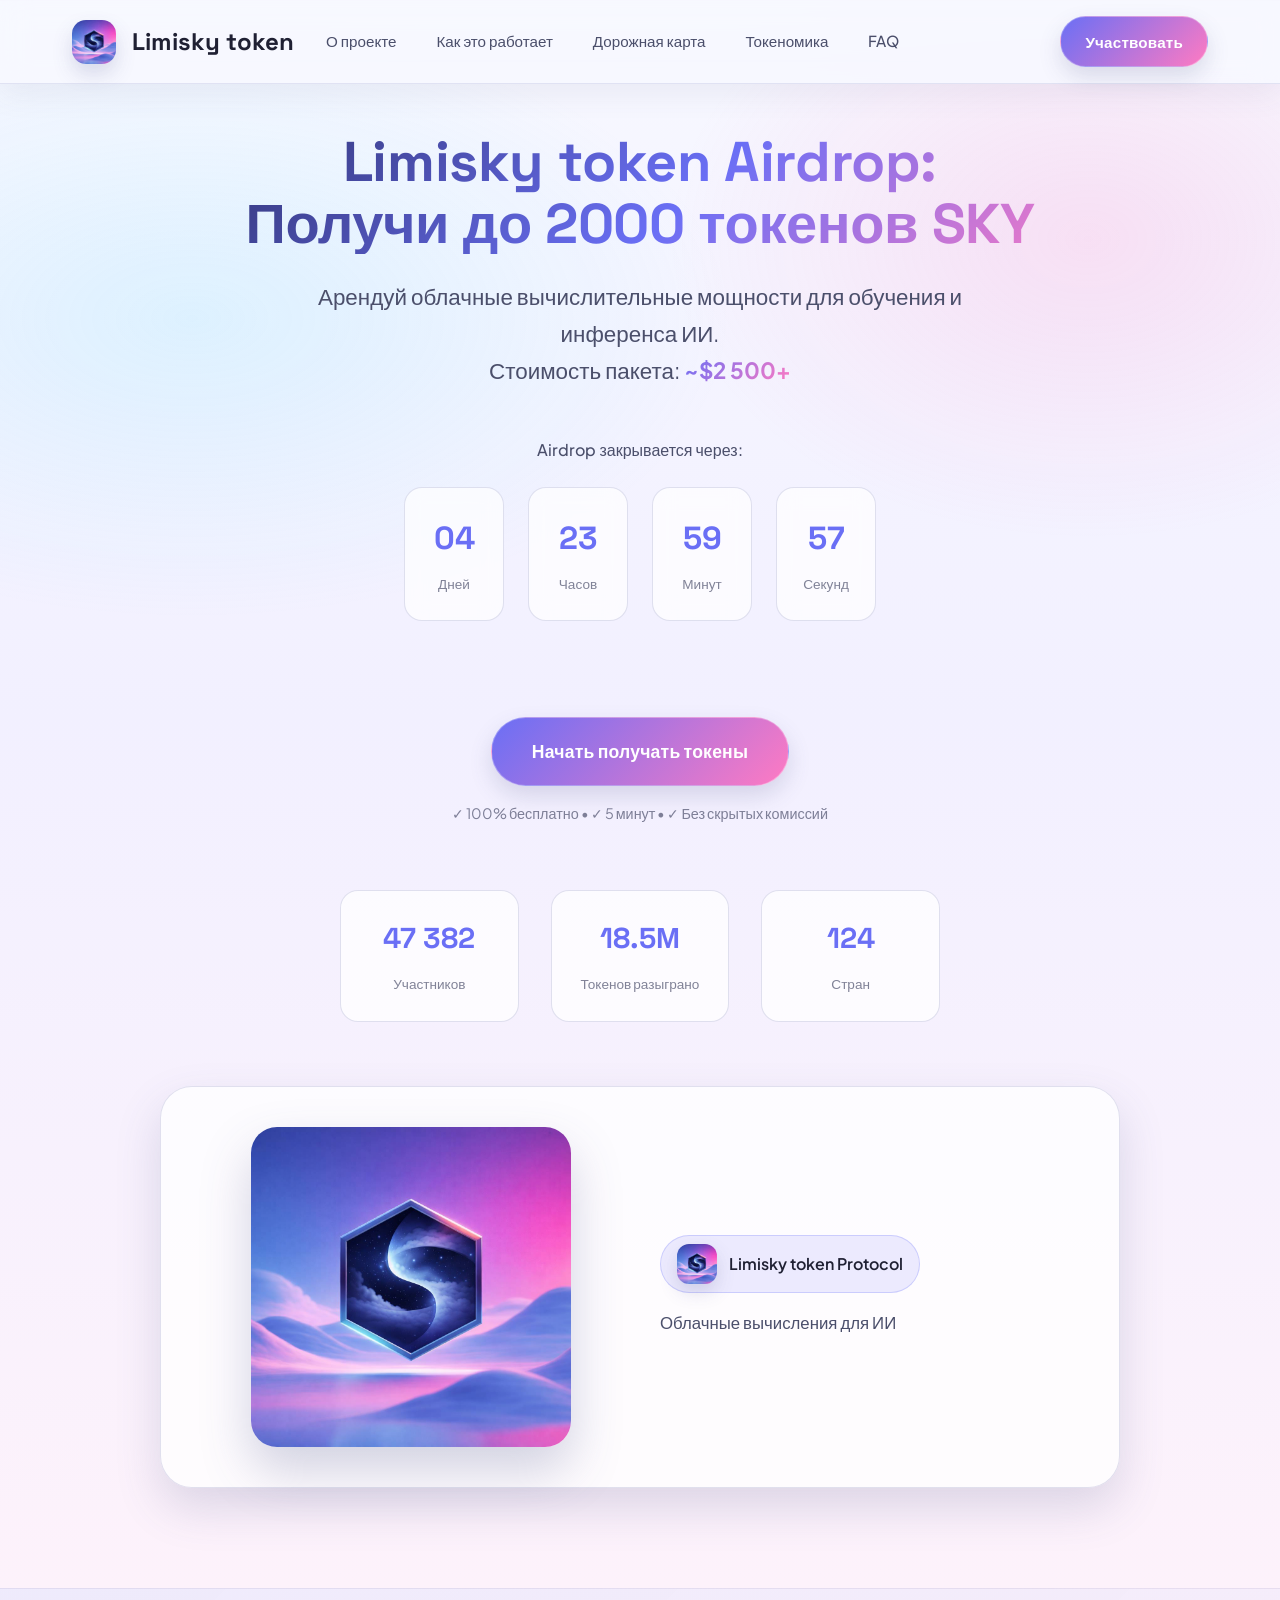
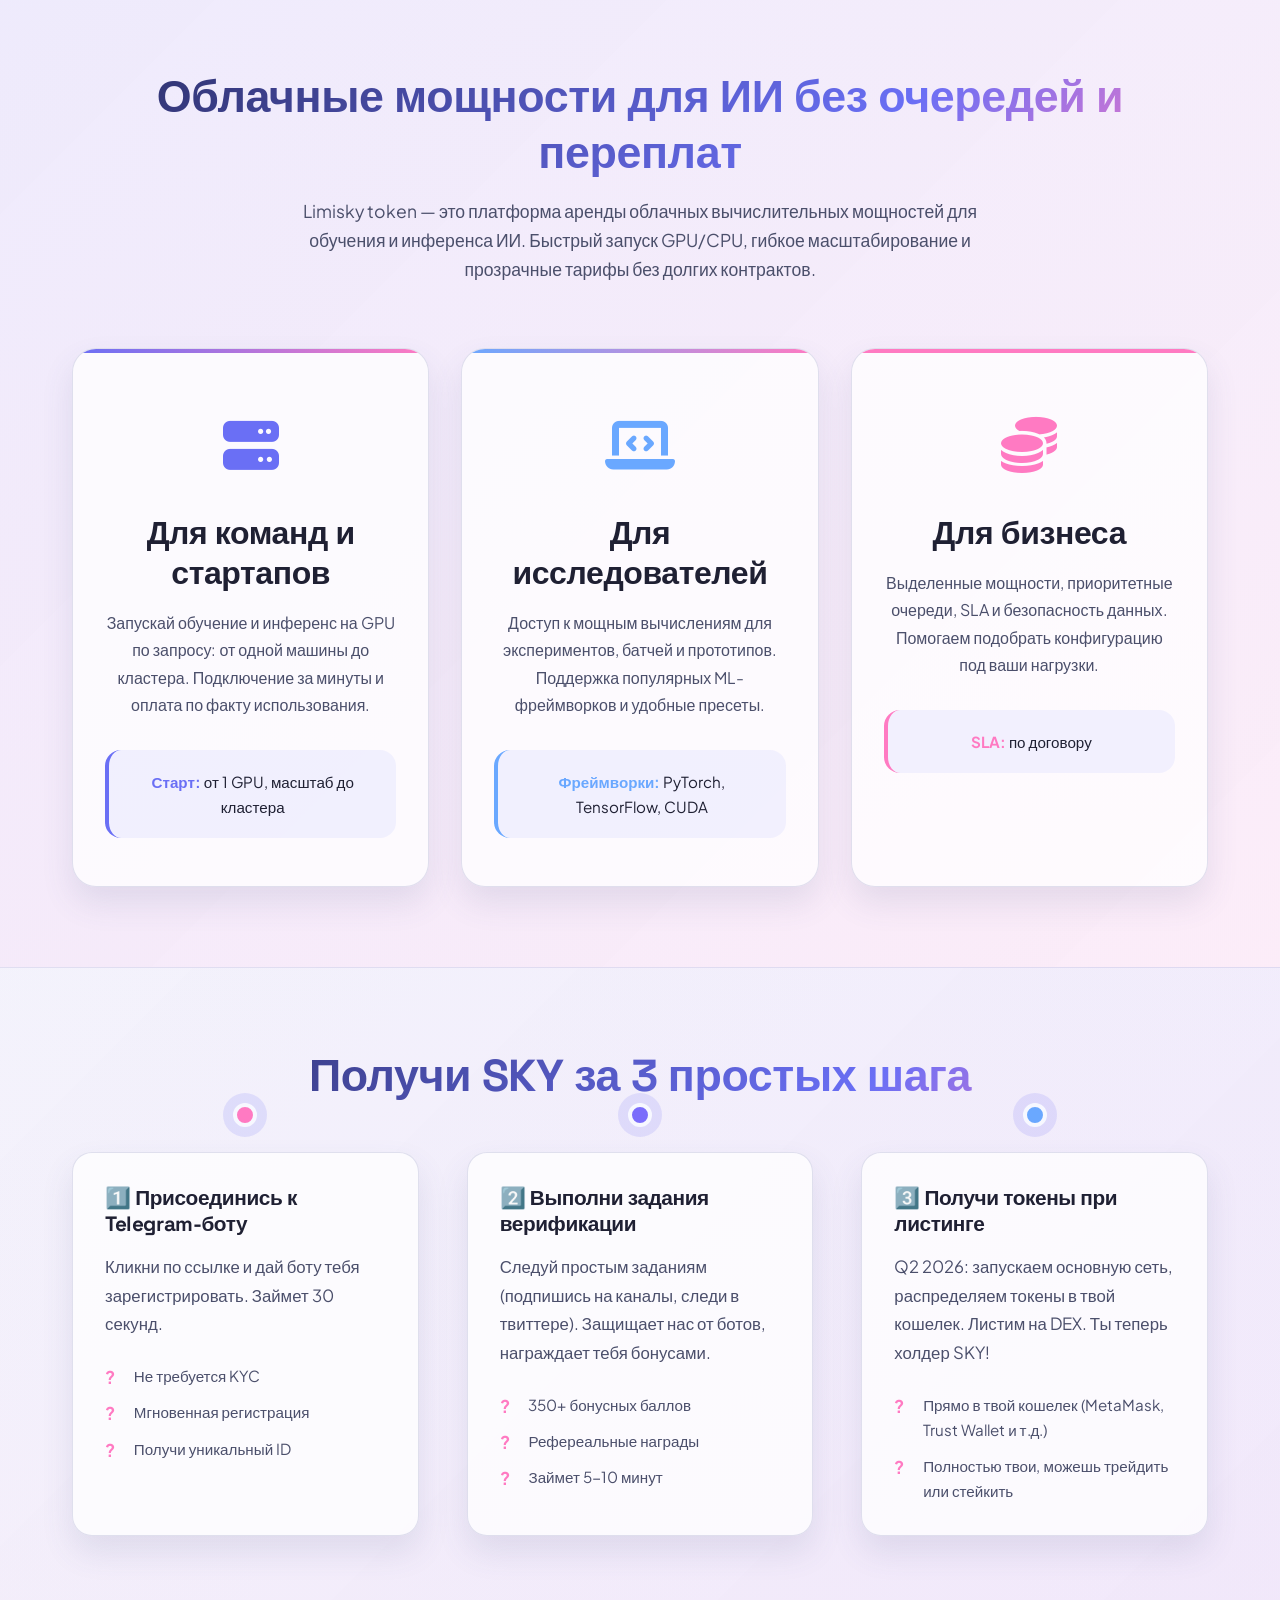
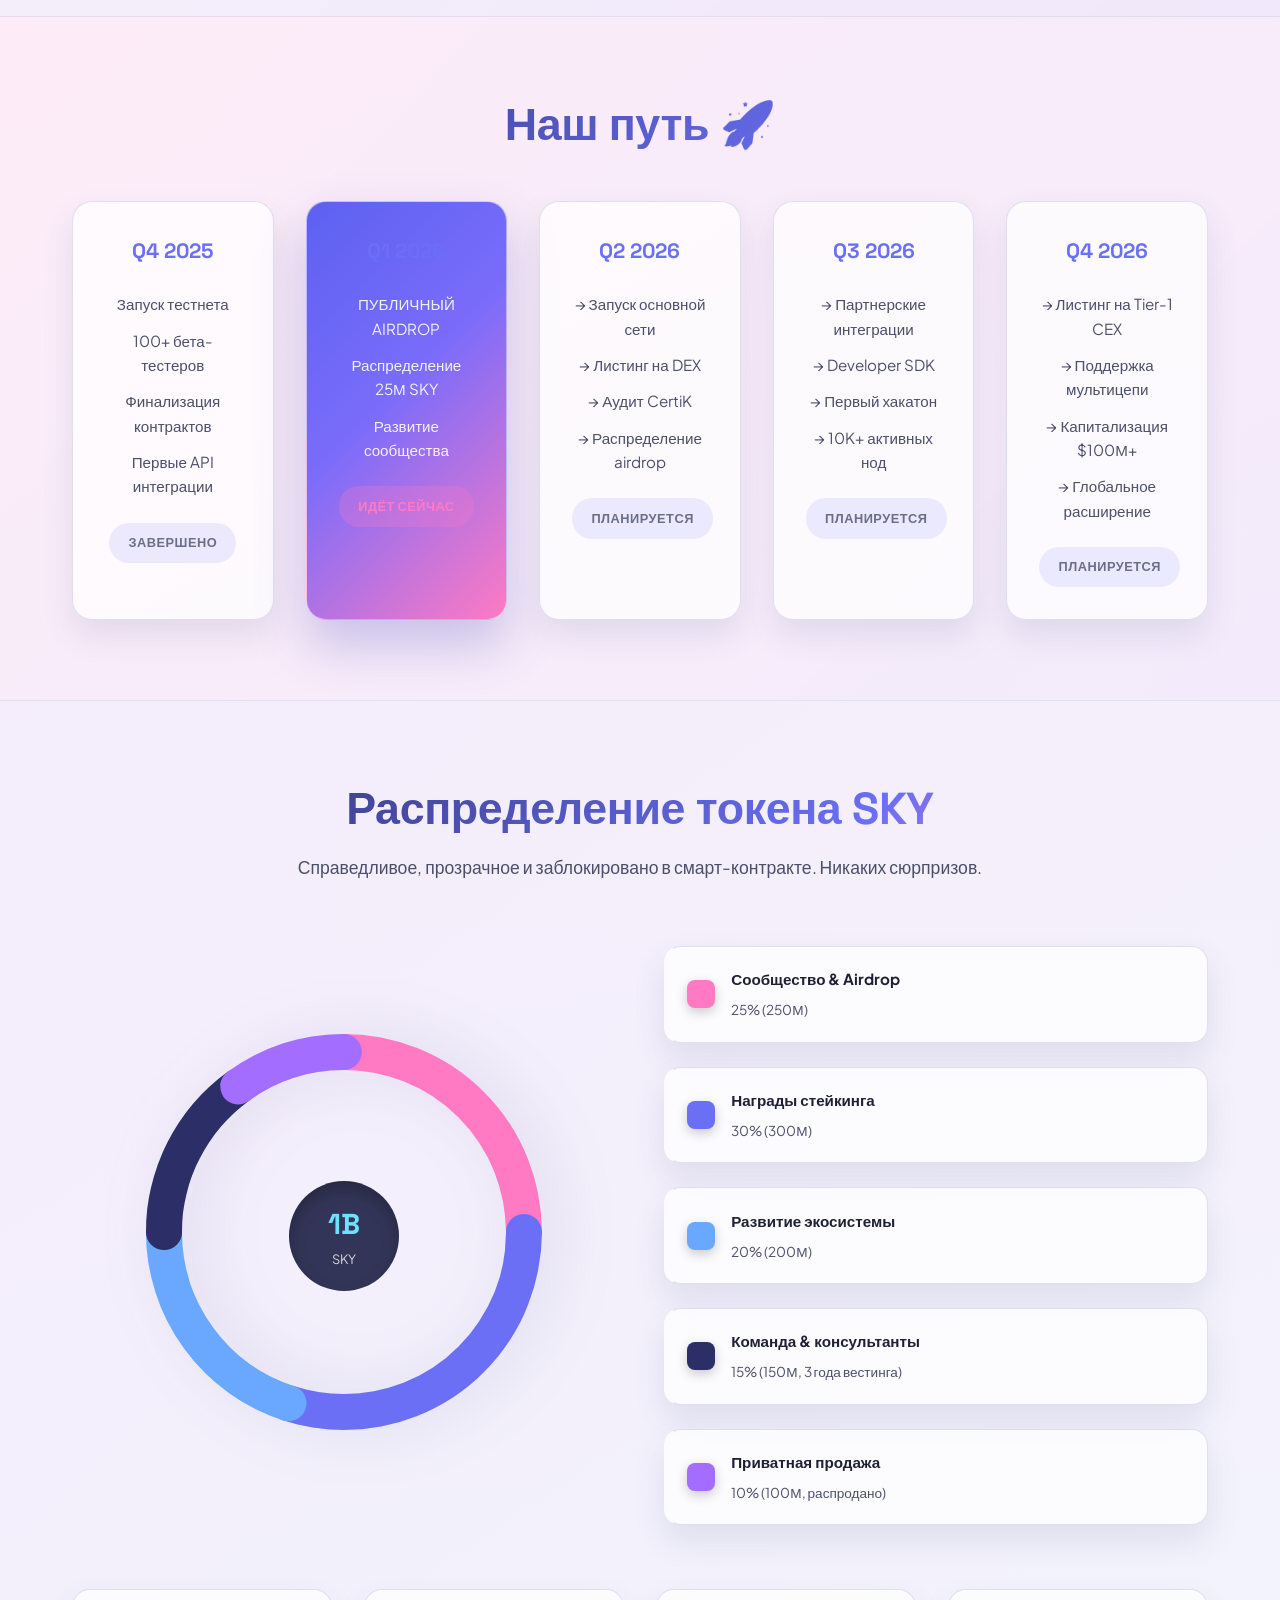
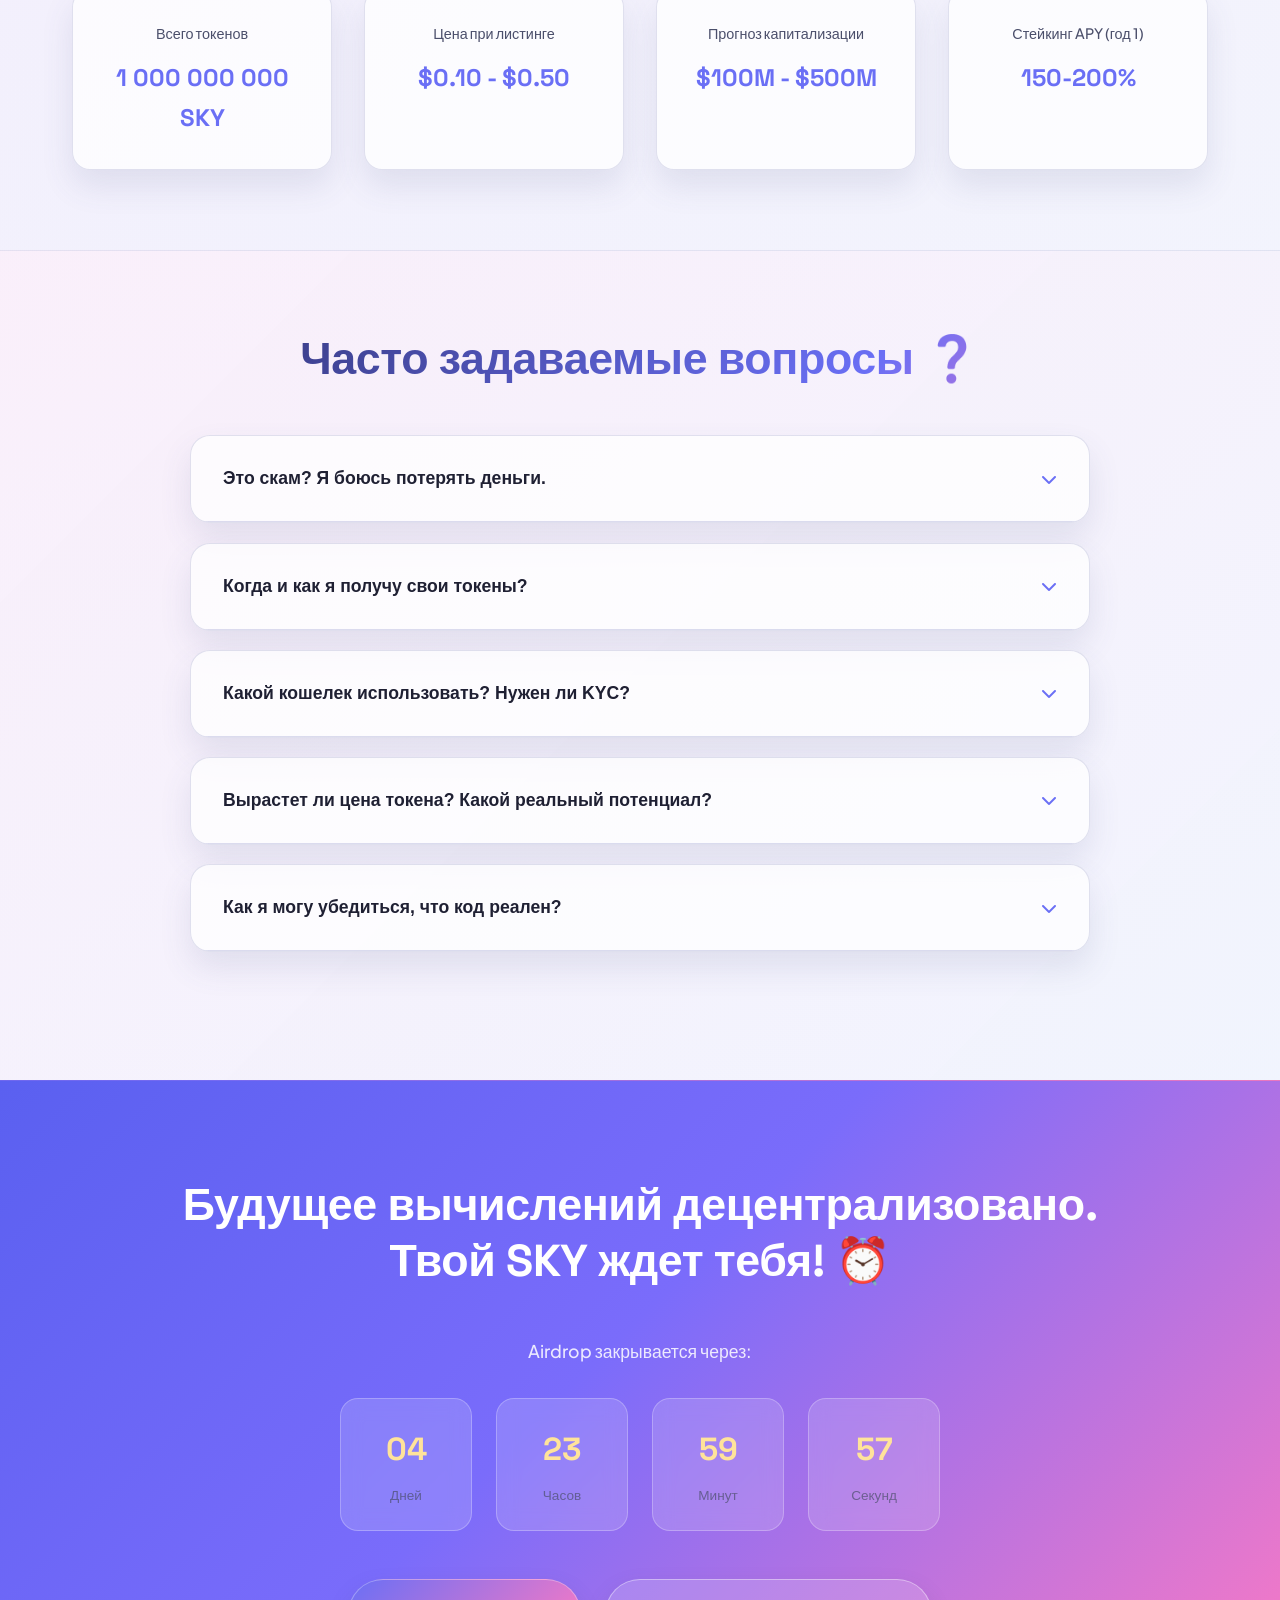
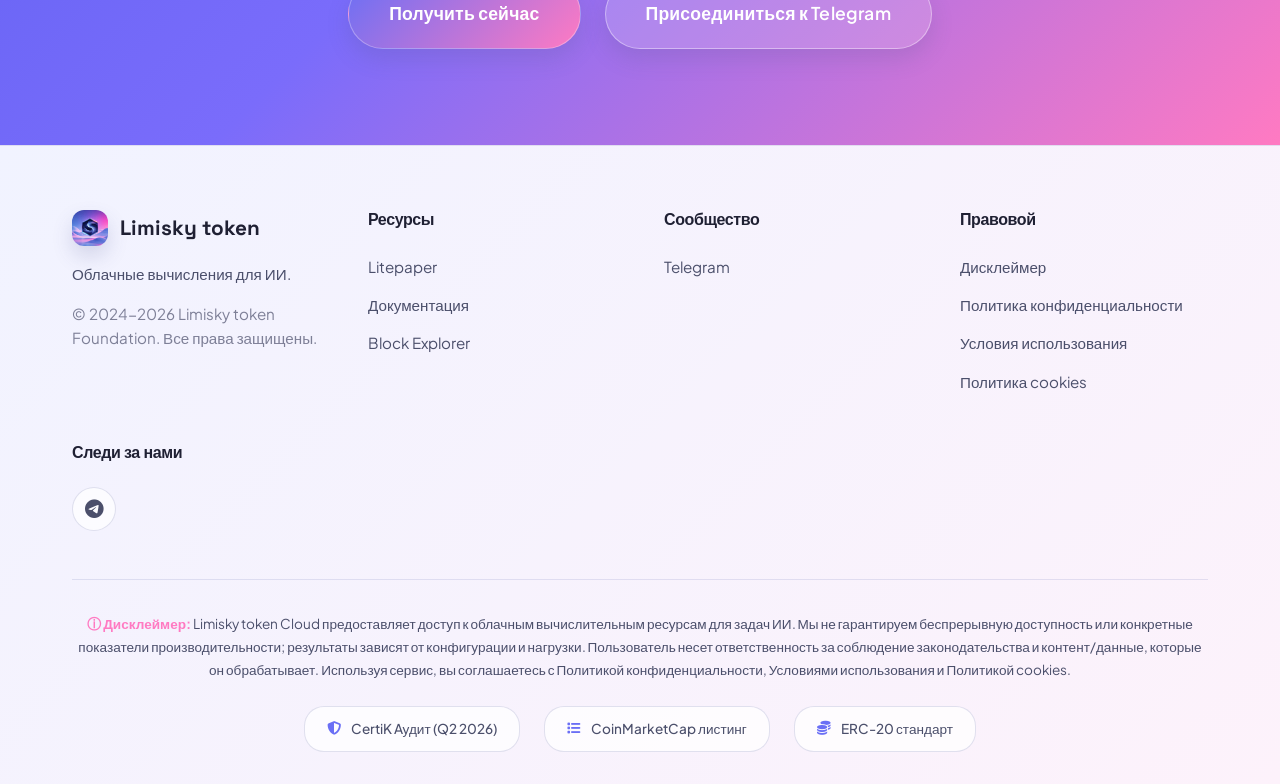
<file: index.html>
﻿<!DOCTYPE html>
<html lang="ru">
<head>
    <meta charset="UTF-8">
    <meta name="viewport" content="width=device-width, initial-scale=1.0">
    <meta name="description" content="Limisky token Cloud: аренда облачных вычислительных мощностей для ИИ. GPU/CPU по запросу, быстрый запуск и прозрачные цены.">
    <meta name="keywords" content="Limisky token, аренда GPU, облачные вычисления, ИИ, машинное обучение">
    <meta name="theme-color" content="#5a63f0">

    <meta property="og:title" content="Limisky token Airdrop - Получи до 2000 токенов SKY">
    <meta property="og:description" content="Арендуй облачные вычислительные мощности для обучения и инференса ИИ. Стоимость пакета: ~$2 500+">
    <meta property="og:type" content="website">

    <meta name="twitter:card" content="summary_large_image">
    <meta name="twitter:title" content="Limisky token Airdrop">
    <meta name="twitter:description" content="Присоединяйся к революции децентрализованного облака">

    <title>Limisky token Airdrop - Получи 5 000 токенов SKY бесплатно</title>

    <link rel="icon" type="image/jpeg" href="photo_2026-02-10_01-00-57.jpg">
    <link href="https://fonts.googleapis.com/css2?family=Plus+Jakarta+Sans:wght@400;500;600;700&family=Space+Grotesk:wght@500;600;700&display=swap" rel="stylesheet">
    <link rel="stylesheet" href="https://cdnjs.cloudflare.com/ajax/libs/font-awesome/6.4.0/css/all.min.css">
    <link rel="stylesheet" href="style.css">
</head>
<body>
    <header class="header">
        <nav class="navbar">
            <div class="container">
                <div class="nav-wrapper">
                    <div class="logo">
                        <img src="photo_2026-02-10_01-00-57.jpg" alt="Limisky token logo" width="44" height="44" loading="eager">
                        <span>Limisky token</span>
                    </div>

                    <ul class="nav-links">
                        <li><a href="#about">О проекте</a></li>
                        <li><a href="#how-works">Как это работает</a></li>
                        <li><a href="#roadmap">Дорожная карта</a></li>
                        <li><a href="#tokenomics">Токеномика</a></li>
                        <li><a href="#faq">FAQ</a></li>
                    </ul>

                    <a href="https://t.me/limiskytoken_bot" class="btn btn-primary btn-nav" target="_blank">Участвовать</a>

                    <button class="mobile-menu-toggle">
                        <span></span>
                        <span></span>
                        <span></span>
                    </button>
                </div>
            </div>
        </nav>
    </header>

    <section id="hero" class="hero">
        <div class="hero-content">
            <div class="container">
                <div class="hero-inner">
                    <h1 class="hero-title">
                        Limisky token Airdrop:<br>Получи до 2000 токенов SKY
                    </h1>

                    <p class="hero-subtitle">
                        Арендуй облачные вычислительные мощности для обучения и инференса ИИ.<br>
                        Стоимость пакета: <span class="highlight">~$2 500+</span>
                    </p>

                    <div class="countdown-container">
                        <p class="countdown-label">Airdrop закрывается через:</p>
                        <div class="countdown" id="countdown">
                            <div class="countdown-item">
                                <span class="countdown-number" id="days">5</span>
                                <span class="countdown-label">Дней</span>
                            </div>
                            <div class="countdown-item">
                                <span class="countdown-number" id="hours">14</span>
                                <span class="countdown-label">Часов</span>
                            </div>
                            <div class="countdown-item">
                                <span class="countdown-number" id="minutes">32</span>
                                <span class="countdown-label">Минут</span>
                            </div>
                            <div class="countdown-item">
                                <span class="countdown-number" id="seconds">45</span>
                                <span class="countdown-label">Секунд</span>
                            </div>
                        </div>
                    </div>

                    <div class="hero-cta">
                        <a href="https://t.me/limiskytoken_bot" class="btn btn-primary btn-large" target="_blank">
                            <i class="fas fa-telegram"></i> Начать получать токены
                        </a>
                        <p class="cta-subtitle">✓ 100% бесплатно • ✓ 5 минут • ✓ Без скрытых комиссий</p>
                    </div>

                    <div class="hero-stats">
                        <div class="stat-item">
                            <span class="stat-value">47 382</span>
                            <span class="stat-label">Участников</span>
                        </div>
                        <div class="stat-item">
                            <span class="stat-value">18.5М</span>
                            <span class="stat-label">Токенов разыграно</span>
                        </div>
                        <div class="stat-item">
                            <span class="stat-value">124</span>
                            <span class="stat-label">Стран</span>
                        </div>
                    </div>

                    <div class="logo-showcase">
                        <div class="logo-visual">
                            <img src="photo_2026-02-10_01-00-57.jpg" alt="Limisky token brand mark" loading="lazy">
                        </div>
                        <div class="logo-copy">
                            <div class="logo-chip">
                                <img src="photo_2026-02-10_01-00-57.jpg" alt="Limisky token icon" loading="lazy">
                                <span>Limisky token Protocol</span>
                            </div>
                            <p>Облачные вычисления для ИИ</p>
                        </div>
                    </div>
                </div>
            </div>
        </div>

        <div class="hero-bg">
            <div class="particle particle-1"></div>
            <div class="particle particle-2"></div>
            <div class="particle particle-3"></div>
            <div class="particle particle-4"></div>
        </div>
    </section>

    <section id="about" class="about">
        <div class="container">
            <h2 class="section-title">Облачные мощности для ИИ без очередей и переплат</h2>
            <p class="section-subtitle">
                Limisky token — это платформа аренды облачных вычислительных мощностей для обучения и инференса ИИ.
                Быстрый запуск GPU/CPU, гибкое масштабирование и прозрачные тарифы без долгих контрактов.
            </p>

            <div class="about-grid">
                <div class="about-card" style="--card-color: #6a6ff5;">
                    <div class="card-icon">
                        <i class="fas fa-server"></i>
                    </div>
                    <h3>Для команд и стартапов</h3>
                    <p>
                        Запускай обучение и инференс на GPU по запросу: от одной машины до кластера.
                        Подключение за минуты и оплата по факту использования.
                    </p>
                    <div class="card-benefit">
                        <strong>Старт:</strong> от 1 GPU, масштаб до кластера
                    </div>
                </div>

                <div class="about-card" style="--card-color: #6aa8ff;">
                    <div class="card-icon">
                        <i class="fas fa-laptop-code"></i>
                    </div>
                    <h3>Для исследователей</h3>
                    <p>
                        Доступ к мощным вычислениям для экспериментов, батчей и прототипов.
                        Поддержка популярных ML-фреймворков и удобные пресеты.
                    </p>
                    <div class="card-benefit">
                        <strong>Фреймворки:</strong> PyTorch, TensorFlow, CUDA
                    </div>
                </div>

                <div class="about-card" style="--card-color: #ff7ac2;">
                    <div class="card-icon">
                        <i class="fas fa-coins"></i>
                    </div>
                    <h3>Для бизнеса</h3>
                    <p>
                        Выделенные мощности, приоритетные очереди, SLA и безопасность данных.
                        Помогаем подобрать конфигурацию под ваши нагрузки.
                    </p>
                    <div class="card-benefit">
                        <strong>SLA:</strong> по договору
                    </div>
                </div>
            </div>
        </div>
    </section>

    <section id="how-works" class="how-works">
        <div class="container">
            <h2 class="section-title">Получи SKY за 3 простых шага</h2>

            <div class="timeline">
                <div class="timeline-item">
                    <div class="timeline-dot" style="--dot-color: #ff7ac2;"></div>
                    <div class="timeline-content">
                        <h3>1️⃣ Присоединись к Telegram-боту</h3>
                        <p>
                            Кликни по ссылке и дай боту тебя зарегистрировать.
                            Займет 30 секунд.
                        </p>
                        <ul class="timeline-list">
                            <li>Не требуется KYC</li>
                            <li>Мгновенная регистрация</li>
                            <li>Получи уникальный ID</li>
                        </ul>
                    </div>
                </div>

                <div class="timeline-item">
                    <div class="timeline-dot" style="--dot-color: #7a6cfb;"></div>
                    <div class="timeline-content">
                        <h3>2️⃣ Выполни задания верификации</h3>
                        <p>
                            Следуй простым заданиям (подпишись на каналы, следи в твиттере).
                            Защищает нас от ботов, награждает тебя бонусами.
                        </p>
                        <ul class="timeline-list">
                            <li>350+ бонусных баллов</li>
                            <li>Рефереальные награды</li>
                            <li>Займет 5-10 минут</li>
                        </ul>
                    </div>
                </div>

                <div class="timeline-item">
                    <div class="timeline-dot" style="--dot-color: #6aa8ff;"></div>
                    <div class="timeline-content">
                        <h3>3️⃣ Получи токены при листинге</h3>
                        <p>
                            Q2 2026: запускаем основную сеть, распределяем токены в твой кошелек.
                            Листим на DEX. Ты теперь холдер SKY!
                        </p>
                        <ul class="timeline-list">
                            <li>Прямо в твой кошелек (MetaMask, Trust Wallet и т.д.)</li>
                            <li>Полностью твои, можешь трейдить или стейкить</li>
                        </ul>
                    </div>
                </div>
            </div>

            <div class="timeline-line"></div>
        </div>
    </section>

    <section id="roadmap" class="roadmap">
        <div class="container">
            <h2 class="section-title">Наш путь 🚀</h2>

            <div class="roadmap-grid">
                <div class="roadmap-card">
                    <div class="roadmap-quarter">Q4 2025</div>
                    <div class="roadmap-items">
                        <div class="roadmap-item">Запуск тестнета</div>
                        <div class="roadmap-item">100+ бета-тестеров</div>
                        <div class="roadmap-item">Финализация контрактов</div>
                        <div class="roadmap-item">Первые API интеграции</div>
                    </div>
                    <div class="roadmap-status">Завершено</div>
                </div>

                <div class="roadmap-card active">
                    <div class="roadmap-quarter">Q1 2026</div>
                    <div class="roadmap-items">
                        <div class="roadmap-item">ПУБЛИЧНЫЙ AIRDROP</div>
                        <div class="roadmap-item">Распределение 25М SKY</div>
                        
                        <div class="roadmap-item">Развитие сообщества</div>
                    </div>
                    <div class="roadmap-status active">Идёт сейчас</div>
                </div>

                <div class="roadmap-card">
                    <div class="roadmap-quarter">Q2 2026</div>
                    <div class="roadmap-items">
                        <div class="roadmap-item">→ Запуск основной сети</div>
                        <div class="roadmap-item">→ Листинг на DEX</div>
                        <div class="roadmap-item">→ Аудит CertiK</div>
                        <div class="roadmap-item">→ Распределение airdrop</div>
                    </div>
                    <div class="roadmap-status">Планируется</div>
                </div>

                <div class="roadmap-card">
                    <div class="roadmap-quarter">Q3 2026</div>
                    <div class="roadmap-items">
                        <div class="roadmap-item">→ Партнерские интеграции</div>
                        <div class="roadmap-item">→ Developer SDK</div>
                        <div class="roadmap-item">→ Первый хакатон</div>
                        <div class="roadmap-item">→ 10K+ активных нод</div>
                    </div>
                    <div class="roadmap-status">Планируется</div>
                </div>

                <div class="roadmap-card">
                    <div class="roadmap-quarter">Q4 2026</div>
                    <div class="roadmap-items">
                        <div class="roadmap-item">→ Листинг на Tier-1 CEX</div>
                        <div class="roadmap-item">→ Поддержка мультицепи</div>
                        <div class="roadmap-item">→ Капитализация $100М+</div>
                        <div class="roadmap-item">→ Глобальное расширение</div>
                    </div>
                    <div class="roadmap-status">Планируется</div>
                </div>
            </div>
        </div>
    </section>

    <section id="tokenomics" class="tokenomics">
        <div class="container">
            <h2 class="section-title">Распределение токена SKY</h2>
            <p class="section-subtitle">
                Справедливое, прозрачное и заблокировано в смарт-контракте. Никаких сюрпризов.
            </p>

            <div class="tokenomics-content">
                <div class="tokenomics-chart">
                    <svg viewBox="0 0 200 200" class="pie-chart">
                        <circle cx="100" cy="100" r="90" fill="none" stroke="#ff7ac2" stroke-width="18"
                                stroke-dasharray="141.3 565.2" stroke-dashoffset="0" class="pie-segment" style="--color: #ff7ac2;"></circle>
                        <circle cx="100" cy="100" r="90" fill="none" stroke="#6a6ff5" stroke-width="18"
                                stroke-dasharray="169.56 565.2" stroke-dashoffset="-141.3" class="pie-segment" style="--color: #6a6ff5;"></circle>
                        <circle cx="100" cy="100" r="90" fill="none" stroke="#6aa8ff" stroke-width="18"
                                stroke-dasharray="113.04 565.2" stroke-dashoffset="-310.86" class="pie-segment" style="--color: #6aa8ff;"></circle>
                        <circle cx="100" cy="100" r="90" fill="none" stroke="#2c2f67" stroke-width="18"
                                stroke-dasharray="84.78 565.2" stroke-dashoffset="-423.9" class="pie-segment" style="--color: #2c2f67;"></circle>
                        <circle cx="100" cy="100" r="90" fill="none" stroke="#a36dff" stroke-width="18"
                                stroke-dasharray="56.52 565.2" stroke-dashoffset="-508.68" class="pie-segment" style="--color: #a36dff;"></circle>
                    </svg>
                    <div class="pie-center">
                        <span class="pie-total">1B</span>
                        <span class="pie-label">SKY</span>
                    </div>
                </div>

                <div class="tokenomics-legend">
                    <div class="legend-item">
                        <div class="legend-color" style="background-color: #ff7ac2;"></div>
                        <div class="legend-text">
                            <strong>Сообщество & Airdrop</strong>
                            <span>25% (250М)</span>
                        </div>
                    </div>

                    <div class="legend-item">
                        <div class="legend-color" style="background-color: #6a6ff5;"></div>
                        <div class="legend-text">
                            <strong>Награды стейкинга</strong>
                            <span>30% (300М)</span>
                        </div>
                    </div>

                    <div class="legend-item">
                        <div class="legend-color" style="background-color: #6aa8ff;"></div>
                        <div class="legend-text">
                            <strong>Развитие экосистемы</strong>
                            <span>20% (200М)</span>
                        </div>
                    </div>

                    <div class="legend-item">
                        <div class="legend-color" style="background-color: #2c2f67;"></div>
                        <div class="legend-text">
                            <strong>Команда & консультанты</strong>
                            <span>15% (150М, 3 года вестинга)</span>
                        </div>
                    </div>

                    <div class="legend-item">
                        <div class="legend-color" style="background-color: #a36dff;"></div>
                        <div class="legend-text">
                            <strong>Приватная продажа</strong>
                            <span>10% (100М, распродано)</span>
                        </div>
                    </div>
                </div>
            </div>

            <div class="tokenomics-metrics">
                <div class="metric">
                    <div class="metric-label">Всего токенов</div>
                    <div class="metric-value">1 000 000 000 SKY</div>
                </div>
                <div class="metric">
                    <div class="metric-label">Цена при листинге</div>
                    <div class="metric-value">$0.10 - $0.50</div>
                </div>
                <div class="metric">
                    <div class="metric-label">Прогноз капитализации</div>
                    <div class="metric-value">$100M - $500M</div>
                </div>
                <div class="metric">
                    <div class="metric-label">Стейкинг APY (год 1)</div>
                    <div class="metric-value">150-200%</div>
                </div>
            </div>
        </div>
    </section>

    <section id="faq" class="faq">
        <div class="container">
            <h2 class="section-title">Часто задаваемые вопросы ❓</h2>

            <div class="faq-list">
                <div class="faq-item">
                    <button class="faq-question">
                        <span>Это скам? Я боюсь потерять деньги.</span>
                        <i class="fas fa-chevron-down"></i>
                    </button>
                    <div class="faq-answer">
                        <p>
                            Нет. Limisky token — это легитимный проект с работающим тестнетом, открытой командой и поддержкой репутированных VCs (Pantera Capital, Coinbase Ventures, Polychain). Код открыт на GitHub, и мы заказали аудит CertiK на Q2 2026. Все смарт-контракты прозрачны и проверяемы в блокчейне. То есть, крипто всегда несет риск — инвестируй только то, что можешь потерять.
                        </p>
                    </div>
                </div>

                <div class="faq-item">
                    <button class="faq-question">
                        <span>Когда и как я получу свои токены?</span>
                        <i class="fas fa-chevron-down"></i>
                    </button>
                    <div class="faq-answer">
                        <p>
                            Токены распределят в Q2 2026 при запуске основной сети. График: регистрируйся сейчас (Q1 2026) → Запускаем основную сеть (начало Q2 2026) → Отправляем токены в твой кошелек в течение 7-14 дней. Укажешь адрес кошелька Ethereum при регистрации, и токены придут как ERC-20 прямо в MetaMask, Trust Wallet или любой совместимый кошелек.
                        </p>
                    </div>
                </div>

                

                <div class="faq-item">
                    <button class="faq-question">
                        <span>Какой кошелек использовать? Нужен ли KYC?</span>
                        <i class="fas fa-chevron-down"></i>
                    </button>
                    <div class="faq-answer">
                        <p>
                            Используй любой некастодиальный кошелек Ethereum: MetaMask, Trust Wallet, Ledger или Trezor. НЕ используй кошельки бирж (Binance, Kraken, OKX) — ты не получишь токены. KYC не требуется для самого airdrop'а — просто укажи адрес кошелька.
                        </p>
                    </div>
                </div>

                <div class="faq-item">
                    <button class="faq-question">
                        <span>Вырастет ли цена токена? Какой реальный потенциал?</span>
                        <i class="fas fa-chevron-down"></i>
                    </button>
                    <div class="faq-answer">
                        <p>
                            Мы не можем гарантировать рост цены — она зависит от рыночного спроса. Но у Limisky token есть реальная полезность: это нативная валюта децентрализованной облачной платформы. По мере роста сети и использования люди платят в SKY → спрос растет. История: холдеры Uniswap airdrop заработали 10x+, Optimism 2-3x. Ничего не гарантировано, но фундаментали крепкие.
                        </p>
                    </div>
                </div>

                <div class="faq-item">
                    <button class="faq-question">
                        <span>Как я могу убедиться, что код реален?</span>
                        <i class="fas fa-chevron-down"></i>
                    </button>
                    <div class="faq-answer">
                        <p>
                            Весь код открыт на GitHub: https://github.com/limiskytoken-protocol. Работающий тестнет живет на testnet.limiskytoken.io с 10K+ реальными пользователями. Каждая транзакция видна в блокчейне. Аудит CertiK запланирован на Q2 2026 с публичным отчетом. Ты можешь проверить всё в цепи — никаких секретов.
                        </p>
                    </div>
                </div>
            </div>
        </div>
    </section>

    <section class="final-cta">
        <div class="container">
            <h2>Будущее вычислений децентрализовано.<br>Твой SKY ждет тебя! ⏰</h2>

            <div class="final-countdown">
                <p>Airdrop закрывается через:</p>
                <div class="countdown" id="final-countdown">
                    <div class="countdown-item">
                        <span class="countdown-number" id="final-days">5</span>
                        <span class="countdown-label">Дней</span>
                    </div>
                    <div class="countdown-item">
                        <span class="countdown-number" id="final-hours">14</span>
                        <span class="countdown-label">Часов</span>
                    </div>
                    <div class="countdown-item">
                        <span class="countdown-number" id="final-minutes">32</span>
                        <span class="countdown-label">Минут</span>
                    </div>
                    <div class="countdown-item">
                        <span class="countdown-number" id="final-seconds">45</span>
                        <span class="countdown-label">Секунд</span>
                    </div>
                </div>
            </div>

            <div class="final-buttons">
                <a href="https://t.me/limiskytoken_bot" class="btn btn-primary btn-large" target="_blank">
                    <i class="fas fa-telegram"></i> Получить сейчас
                </a>
                <a href="https://t.me/limiskytoken_Crypto_Official" class="btn btn-secondary btn-large">
                    <i class="fas fa-comments"></i> Присоединиться к Telegram
                </a>
            </div>
        </div>
    </section>

    <footer class="footer">
        <div class="container">
            <div class="footer-content">
                <div class="footer-column">
                    <div class="footer-logo">
                        <img src="photo_2026-02-10_01-00-57.jpg" alt="Limisky token logo" width="36" height="36" loading="lazy">
                        <span>Limisky token</span>
                    </div>
                    <p>Облачные вычисления для ИИ.</p>
                    <p class="copyright">&copy; 2024-2026 Limisky token Foundation. Все права защищены.</p>
                </div>

                <div class="footer-column">
                    <h4>Ресурсы</h4>
                    <ul>
                        <li><a href="litepaper/index.html">Litepaper</a></li>
                        <li><a href="docs/index.html">Документация</a></li>
                                                <li><a href="explorer/index.html">Block Explorer</a></li>
                    </ul>
                </div>

                <div class="footer-column">
                    <h4>Сообщество</h4>
                    <ul>
                        <li><a href="https://t.me/limiskytoken_Crypto_Official" target="_blank">Telegram</a></li>
                                            </ul>
                </div>

                <div class="footer-column">
                    <h4>Правовой</h4>
                    <ul>
                        <li><a href="disclaimer/index.html">Дисклеймер</a></li>
                        <li><a href="privacy-policy/index.html">Политика конфиденциальности</a></li>
                        <li><a href="terms-of-use/index.html">Условия использования</a></li>
                        <li><a href="cookies-policy/index.html">Политика cookies</a></li>
                    </ul>
                </div>

                <div class="footer-column">
                    <h4>Следи за нами</h4>
                    <div class="social-links">
                        <a href="https://t.me/limiskytoken_Crypto_Official" title="Telegram" target="_blank"><i class="fab fa-telegram"></i></a>
                                            </div>
                </div>
            </div>

            <div class="footer-bottom">
                <p class="disclaimer">
                    <strong>ⓘ Дисклеймер:</strong> Limisky token Cloud предоставляет доступ к облачным вычислительным ресурсам для задач ИИ. Мы не гарантируем беспрерывную доступность или конкретные показатели производительности; результаты зависят от конфигурации и нагрузки. Пользователь несет ответственность за соблюдение законодательства и контент/данные, которые он обрабатывает. Используя сервис, вы соглашаетесь с Политикой конфиденциальности, Условиями использования и Политикой cookies.
                </p>
                <div class="footer-badges">
                    <span class="badge">
                        <i class="fas fa-shield-alt"></i> CertiK Aудит (Q2 2026)
                    </span>
                    <span class="badge">
                        <i class="fas fa-list"></i> CoinMarketCap листинг
                    </span>
                    <span class="badge">
                        <i class="fas fa-coins"></i> ERC-20 стандарт
                    </span>
                </div>
            </div>
        </div>
    </footer>

    <script src="script.js"></script>
</body>
</html>
</file>
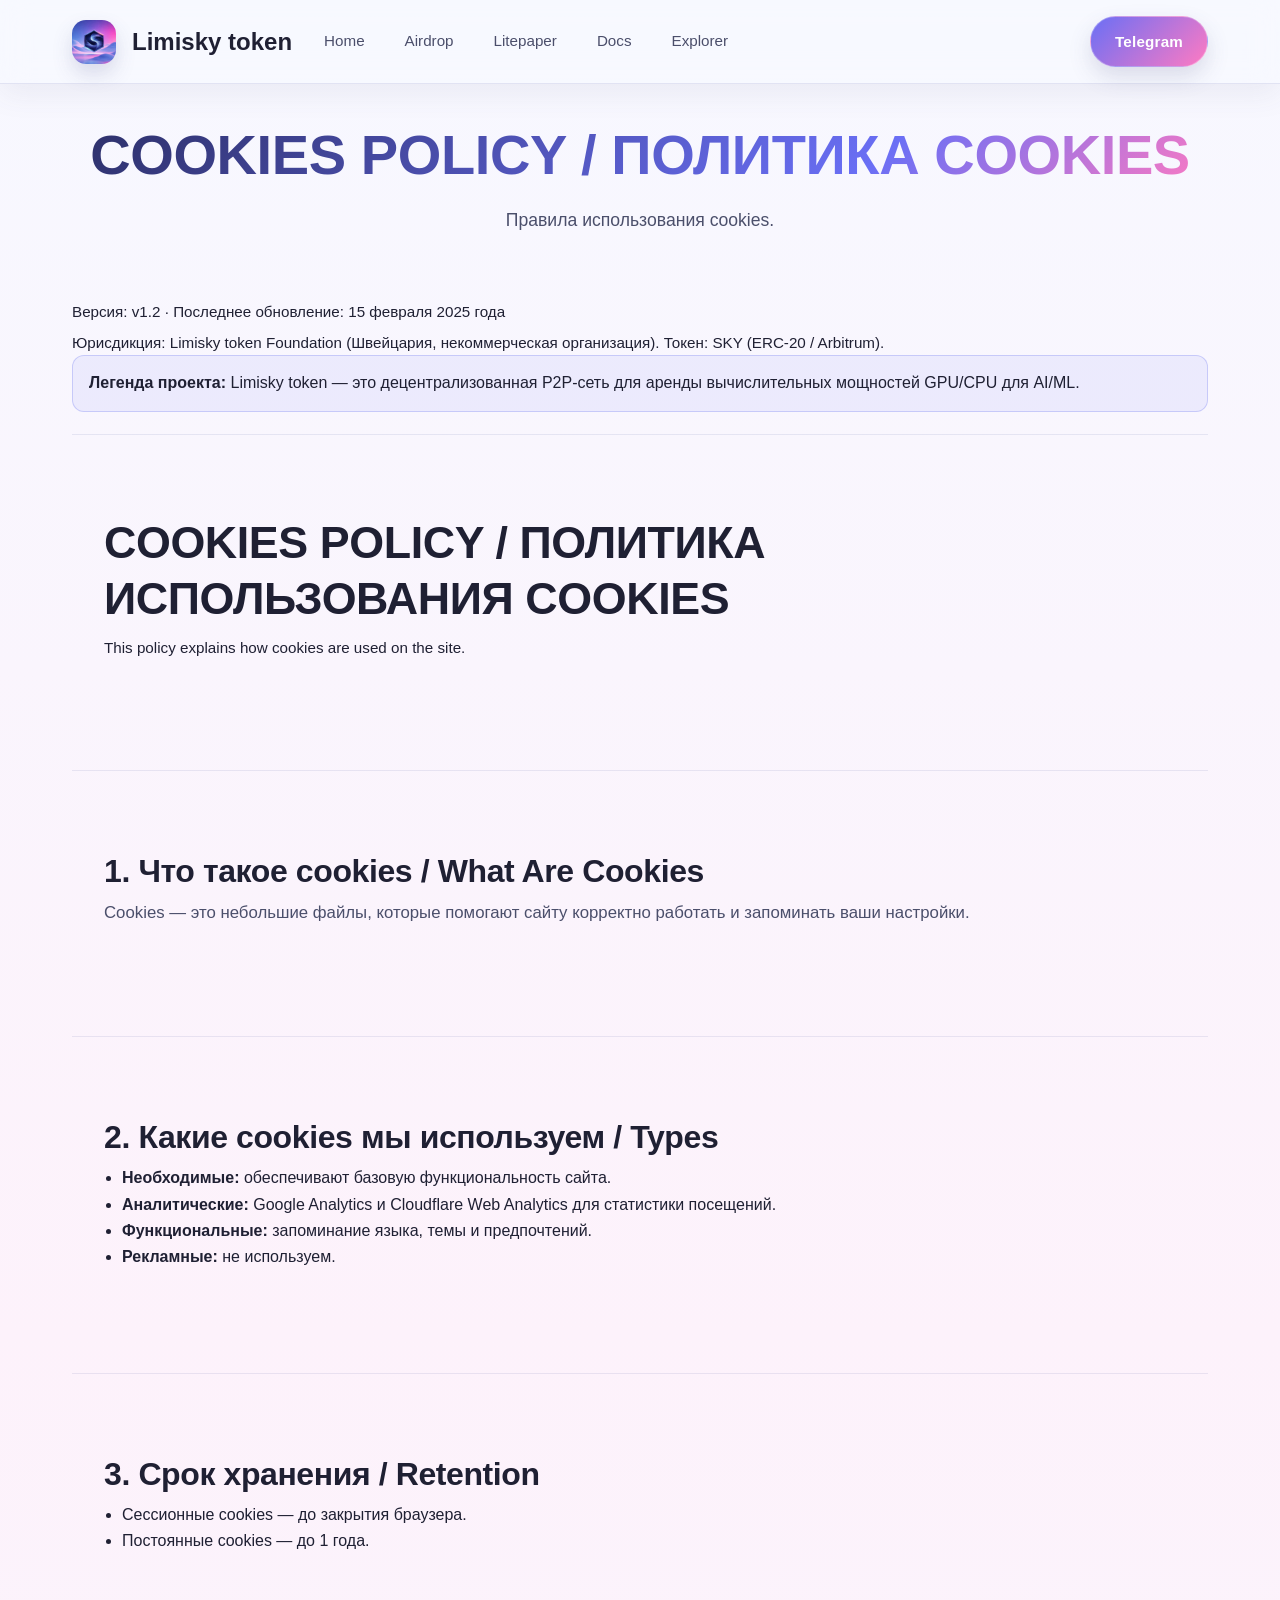
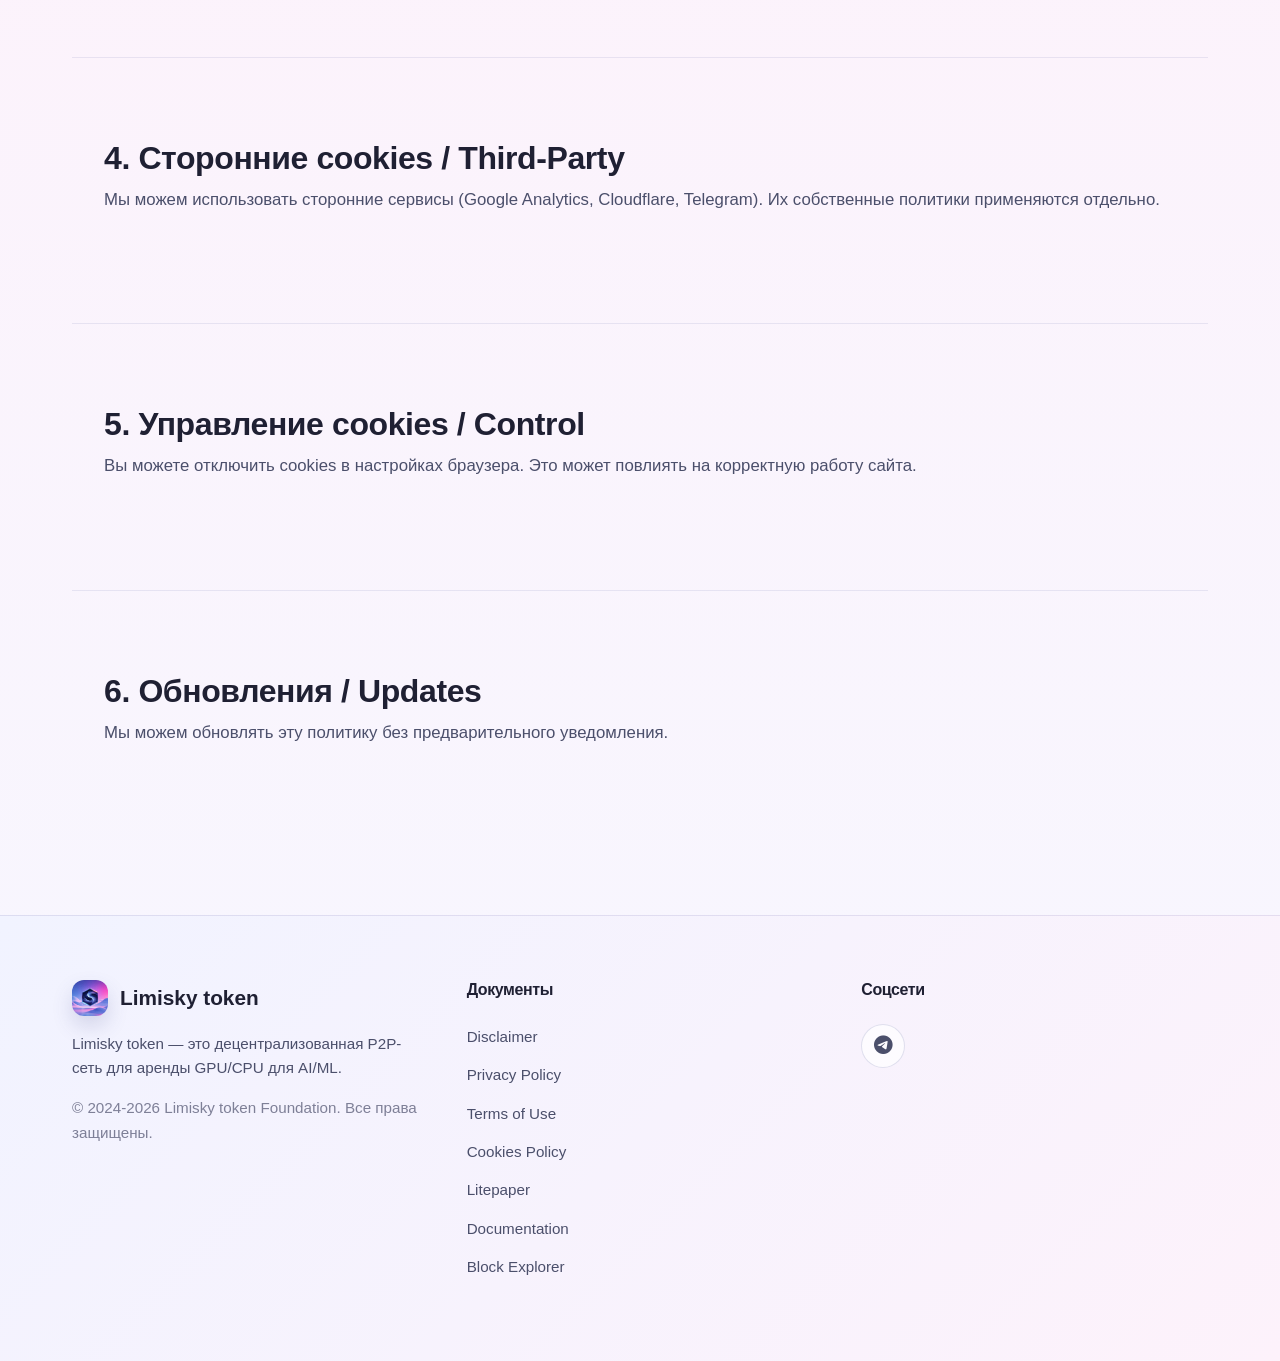
<file: cookies-policy/index.html>
﻿<!DOCTYPE html>
<html lang="ru">
<head>
    <meta charset="UTF-8">
    <meta name="viewport" content="width=device-width, initial-scale=1.0">
    <title>COOKIES POLICY / ПОЛИТИКА COOKIES — Limisky token</title>
    <link rel="stylesheet" href="../style.css">
    <link rel="stylesheet" href="https://cdnjs.cloudflare.com/ajax/libs/font-awesome/6.4.0/css/all.min.css">
    <style>
    .legal-page { padding: 120px 0 80px; position: relative; }
    .legal-meta { margin-top: 6px; color: var(--muted); font-size: 0.95rem; }
    .legal-section { margin-top: 22px; }
    .legal-section h2 { margin-bottom: 8px; }
    .legal-section h3 { margin-bottom: 8px; }
    .legal-section ul { margin: 8px 0 0 18px; }
    .legal-section ol { margin: 8px 0 0 18px; }
    .legal-section p { margin: 8px 0; }
    .legal-note { background: rgba(90, 99, 240, 0.08); border: 1px solid rgba(90, 99, 240, 0.25); padding: 14px 16px; border-radius: 12px; }
    .en { color: var(--muted); font-size: 0.95rem; }
    .watermark { position: fixed; inset: 0; pointer-events: none; z-index: 0; }
    .watermark span { position: absolute; font-size: 64px; font-weight: 700; opacity: 0.06; color: #ffffff; transform: rotate(-18deg); }
    .watermark .wm-1 { top: 12%; left: 5%; }
    .watermark .wm-2 { bottom: 8%; right: 6%; }
    .content-wrap { position: relative; z-index: 1; }
    .table { width: 100%; border-collapse: collapse; margin-top: 10px; }
    .table th, .table td { border: 1px solid rgba(255,255,255,0.12); padding: 10px; text-align: left; }
    .table th { background: rgba(90, 99, 240, 0.15); }
    code, pre { background: rgba(0,0,0,0.25); border-radius: 8px; }
    pre { padding: 12px; overflow: auto; }
    .search-bar { display: flex; gap: 10px; margin-top: 16px; }
    .search-bar input { flex: 1; padding: 12px; border-radius: 10px; border: 1px solid rgba(255,255,255,0.15); background: rgba(255,255,255,0.04); color: #fff; }
    .search-bar button { padding: 12px 16px; border-radius: 10px; border: none; background: #5a63f0; color: #fff; cursor: pointer; }
</style>
</head>
<body>
<header class="header">
    <nav class="navbar">
        <div class="container">
            <div class="nav-wrapper">
                <div class="logo">
                    <img src="../photo_2026-02-10_01-00-57.jpg" alt="Limisky token logo" width="36" height="36" loading="eager">
                    <span>Limisky token</span>
                </div>
                <ul class="nav-links">
                    <li><a href="../index.html">Home</a></li>
                    <li><a href="../index.html#hero">Airdrop</a></li>
                    <li><a href="../litepaper/index.html">Litepaper</a></li>
                    <li><a href="../docs/index.html">Docs</a></li>
                    <li><a href="../explorer/index.html">Explorer</a></li>
                </ul>
                <a href="https://t.me/limiskytoken_bot" class="btn btn-primary btn-nav" target="_blank">Telegram</a>
            </div>
        </div>
    </nav>
</header>
<div class="watermark">
    <span class="wm-1">Limisky token Foundation</span>
    <span class="wm-2">Все права защищены</span>
</div>
<main class="legal-page">
    <div class="container content-wrap">
        <h1 class="section-title">COOKIES POLICY / ПОЛИТИКА COOKIES</h1>
        <p class="section-subtitle">Правила использования cookies.</p>
        <p class="legal-meta">Версия: v1.2 · Последнее обновление: 15 февраля 2025 года</p>
        <p class="legal-meta">Юрисдикция: Limisky token Foundation (Швейцария, некоммерческая организация). Токен: SKY (ERC-20 / Arbitrum).</p>
        <div class="legal-note"><strong>Легенда проекта:</strong> Limisky token — это децентрализованная P2P-сеть для аренды вычислительных мощностей GPU/CPU для AI/ML.</div>

        <section class="legal-section">
            <h2>COOKIES POLICY / ПОЛИТИКА ИСПОЛЬЗОВАНИЯ COOKIES</h2>
            <p class="en">This policy explains how cookies are used on the site.</p>
        </section>
        <section class="legal-section">
            <h3>1. Что такое cookies / What Are Cookies</h3>
            <p>Cookies — это небольшие файлы, которые помогают сайту корректно работать и запоминать ваши настройки.</p>
        </section>
        <section class="legal-section">
            <h3>2. Какие cookies мы используем / Types</h3>
            <ul>
                <li><strong>Необходимые:</strong> обеспечивают базовую функциональность сайта.</li>
                <li><strong>Аналитические:</strong> Google Analytics и Cloudflare Web Analytics для статистики посещений.</li>
                <li><strong>Функциональные:</strong> запоминание языка, темы и предпочтений.</li>
                <li><strong>Рекламные:</strong> не используем.</li>
            </ul>
        </section>
        <section class="legal-section">
            <h3>3. Срок хранения / Retention</h3>
            <ul>
                <li>Сессионные cookies — до закрытия браузера.</li>
                <li>Постоянные cookies — до 1 года.</li>
            </ul>
        </section>
        <section class="legal-section">
            <h3>4. Сторонние cookies / Third-Party</h3>
            <p>Мы можем использовать сторонние сервисы (Google Analytics, Cloudflare, Telegram). Их собственные политики применяются отдельно.</p>
        </section>
        <section class="legal-section">
            <h3>5. Управление cookies / Control</h3>
            <p>Вы можете отключить cookies в настройках браузера. Это может повлиять на корректную работу сайта.</p>
        </section>
        <section class="legal-section">
            <h3>6. Обновления / Updates</h3>
            <p>Мы можем обновлять эту политику без предварительного уведомления.</p>
        </section>
    </div>
</main>
<footer class="footer">
    <div class="container">
        <div class="footer-content">
            <div class="footer-column">
                <div class="footer-logo">
                    <img src="../photo_2026-02-10_01-00-57.jpg" alt="Limisky token logo" width="36" height="36" loading="lazy">
                    <span>Limisky token</span>
                </div>
                <p>Limisky token — это децентрализованная P2P-сеть для аренды GPU/CPU для AI/ML.</p>
                <p class="copyright">&copy; 2024-2026 Limisky token Foundation. Все права защищены.</p>
            </div>
            <div class="footer-column">
                <h4>Документы</h4>
                <ul>
                    <li><a href="../disclaimer/index.html">Disclaimer</a></li>
                    <li><a href="../privacy-policy/index.html">Privacy Policy</a></li>
                    <li><a href="../terms-of-use/index.html">Terms of Use</a></li>
                    <li><a href="../cookies-policy/index.html">Cookies Policy</a></li>
                    <li><a href="../litepaper/index.html">Litepaper</a></li>
                    <li><a href="../docs/index.html">Documentation</a></li>
                    <li><a href="../explorer/index.html">Block Explorer</a></li>
                </ul>
            </div>
            <div class="footer-column">
                <h4>Соцсети</h4>
                <div class="social-links">
                    <a href="https://t.me/limiskytoken_Crypto_Official" title="Telegram" target="_blank"><i class="fab fa-telegram"></i></a>
                                    </div>
            </div>
        </div>
    </div>
</footer>
</body>
</html>
</file>
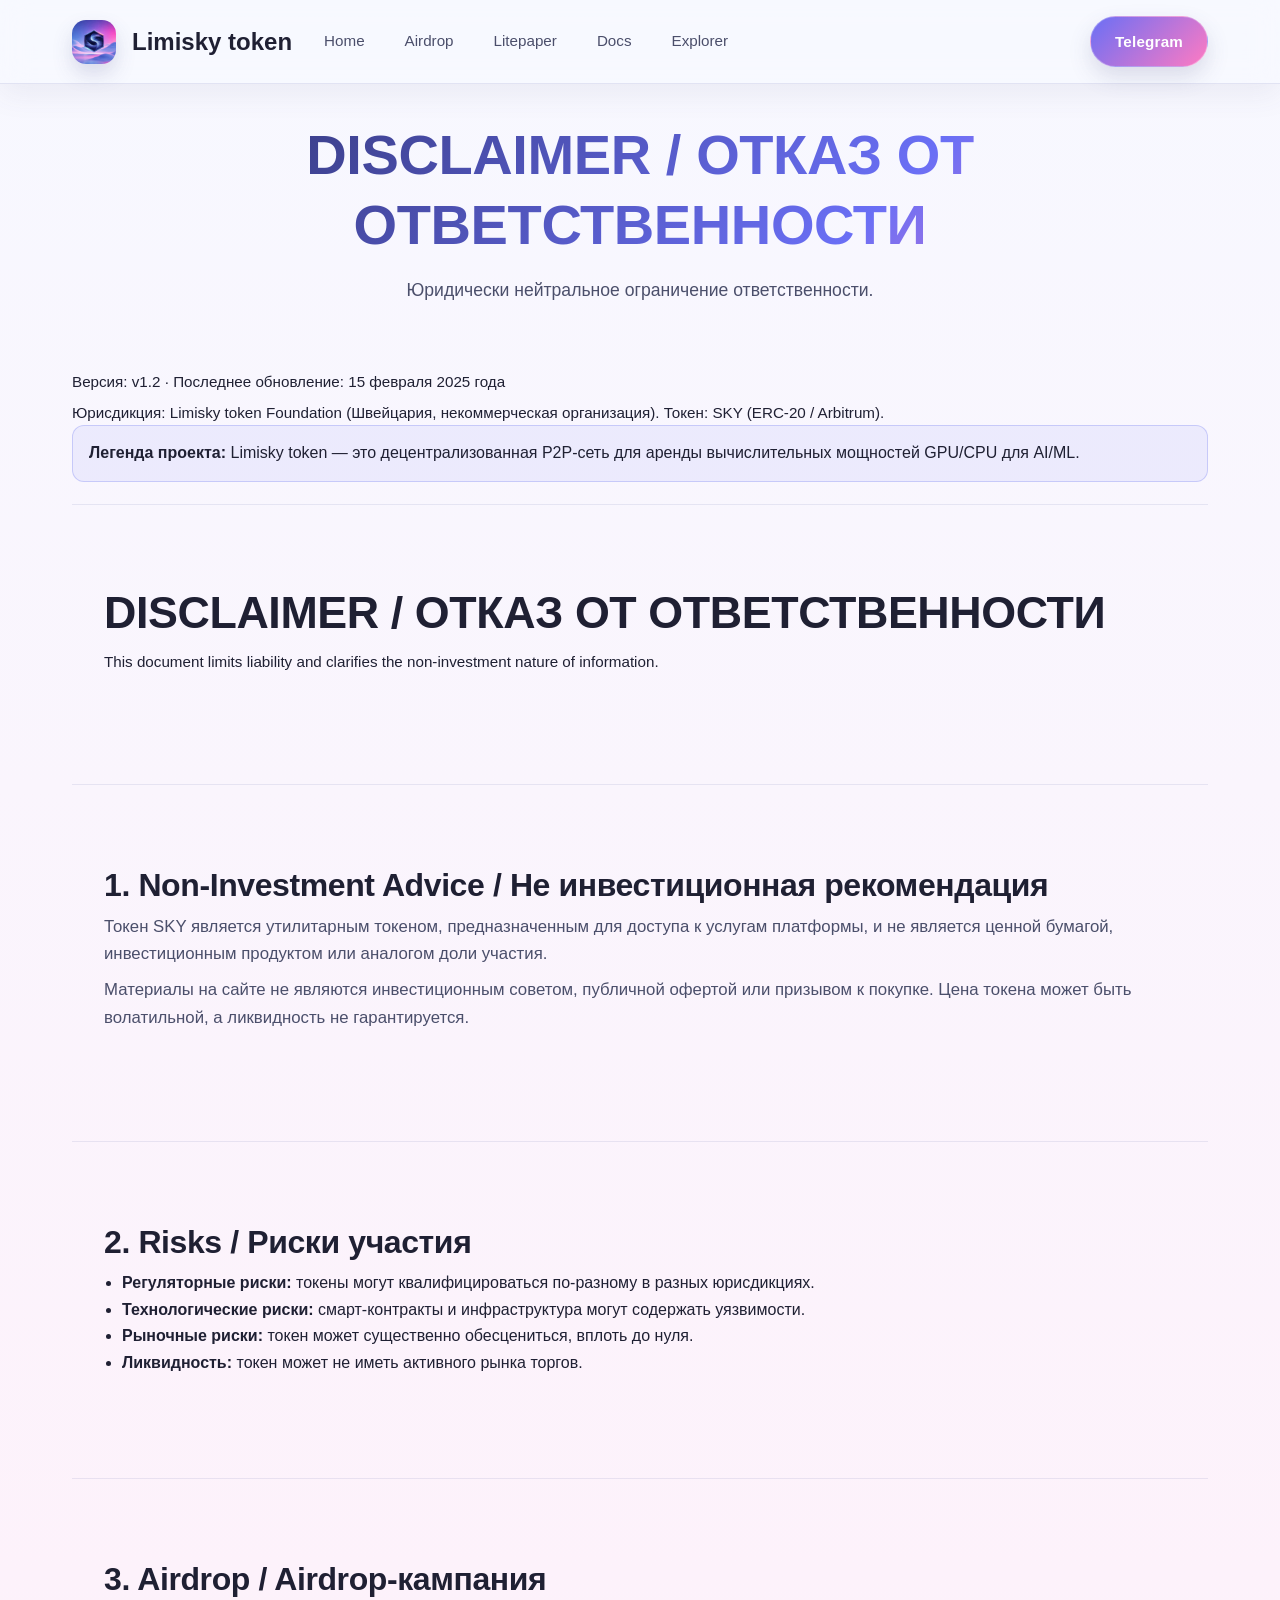
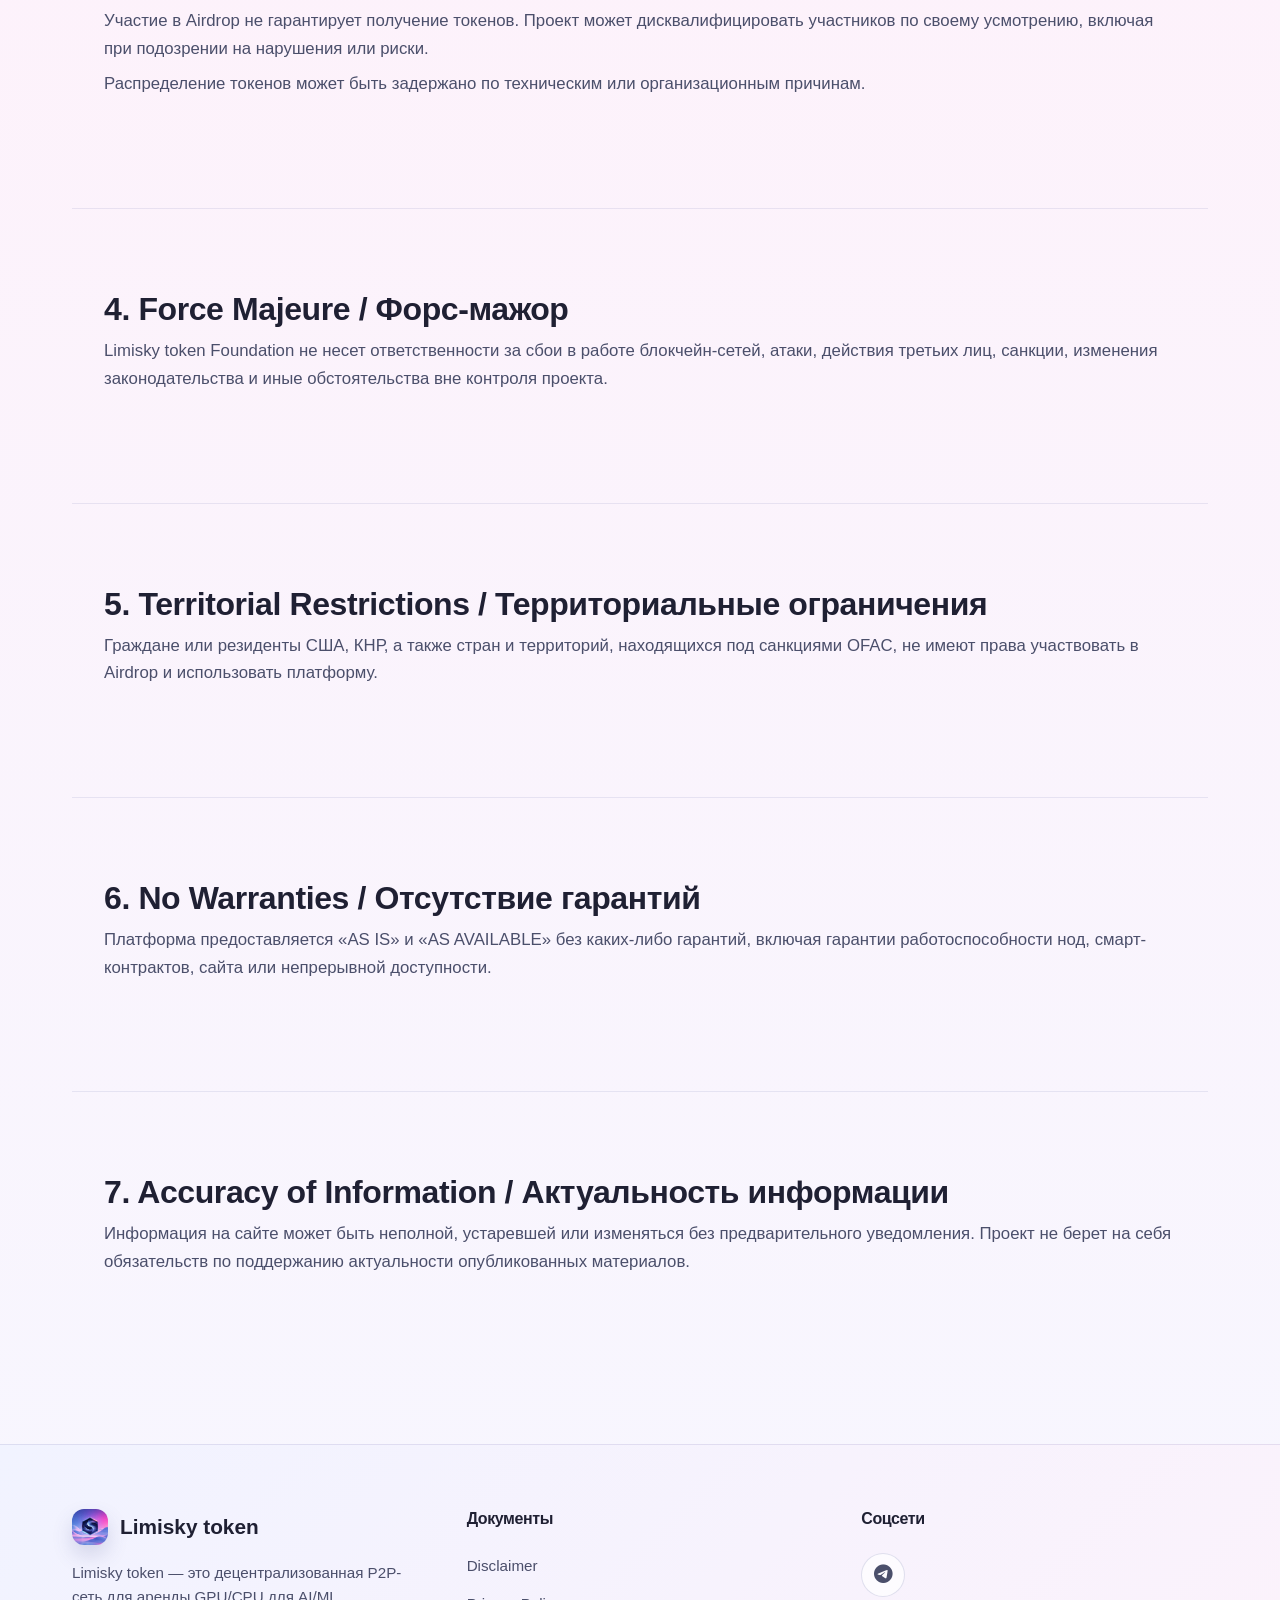
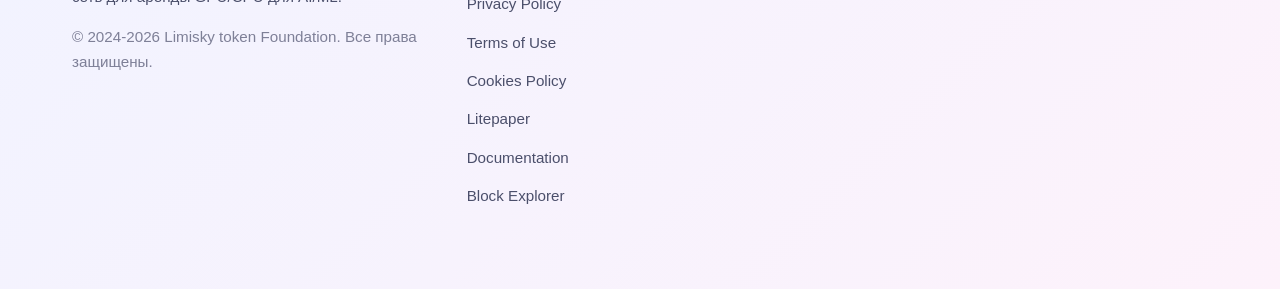
<file: disclaimer/index.html>
﻿<!DOCTYPE html>
<html lang="ru">
<head>
    <meta charset="UTF-8">
    <meta name="viewport" content="width=device-width, initial-scale=1.0">
    <title>DISCLAIMER / ОТКАЗ ОТ ОТВЕТСТВЕННОСТИ — Limisky token</title>
    <link rel="stylesheet" href="../style.css">
    <link rel="stylesheet" href="https://cdnjs.cloudflare.com/ajax/libs/font-awesome/6.4.0/css/all.min.css">
    <style>
    .legal-page { padding: 120px 0 80px; position: relative; }
    .legal-meta { margin-top: 6px; color: var(--muted); font-size: 0.95rem; }
    .legal-section { margin-top: 22px; }
    .legal-section h2 { margin-bottom: 8px; }
    .legal-section h3 { margin-bottom: 8px; }
    .legal-section ul { margin: 8px 0 0 18px; }
    .legal-section ol { margin: 8px 0 0 18px; }
    .legal-section p { margin: 8px 0; }
    .legal-note { background: rgba(90, 99, 240, 0.08); border: 1px solid rgba(90, 99, 240, 0.25); padding: 14px 16px; border-radius: 12px; }
    .en { color: var(--muted); font-size: 0.95rem; }
    .watermark { position: fixed; inset: 0; pointer-events: none; z-index: 0; }
    .watermark span { position: absolute; font-size: 64px; font-weight: 700; opacity: 0.06; color: #ffffff; transform: rotate(-18deg); }
    .watermark .wm-1 { top: 12%; left: 5%; }
    .watermark .wm-2 { bottom: 8%; right: 6%; }
    .content-wrap { position: relative; z-index: 1; }
    .table { width: 100%; border-collapse: collapse; margin-top: 10px; }
    .table th, .table td { border: 1px solid rgba(255,255,255,0.12); padding: 10px; text-align: left; }
    .table th { background: rgba(90, 99, 240, 0.15); }
    code, pre { background: rgba(0,0,0,0.25); border-radius: 8px; }
    pre { padding: 12px; overflow: auto; }
    .search-bar { display: flex; gap: 10px; margin-top: 16px; }
    .search-bar input { flex: 1; padding: 12px; border-radius: 10px; border: 1px solid rgba(255,255,255,0.15); background: rgba(255,255,255,0.04); color: #fff; }
    .search-bar button { padding: 12px 16px; border-radius: 10px; border: none; background: #5a63f0; color: #fff; cursor: pointer; }
</style>
</head>
<body>
<header class="header">
    <nav class="navbar">
        <div class="container">
            <div class="nav-wrapper">
                <div class="logo">
                    <img src="../photo_2026-02-10_01-00-57.jpg" alt="Limisky token logo" width="36" height="36" loading="eager">
                    <span>Limisky token</span>
                </div>
                <ul class="nav-links">
                    <li><a href="../index.html">Home</a></li>
                    <li><a href="../index.html#hero">Airdrop</a></li>
                    <li><a href="../litepaper/index.html">Litepaper</a></li>
                    <li><a href="../docs/index.html">Docs</a></li>
                    <li><a href="../explorer/index.html">Explorer</a></li>
                </ul>
                <a href="https://t.me/limiskytoken_bot" class="btn btn-primary btn-nav" target="_blank">Telegram</a>
            </div>
        </div>
    </nav>
</header>
<div class="watermark">
    <span class="wm-1">Limisky token Foundation</span>
    <span class="wm-2">Все права защищены</span>
</div>
<main class="legal-page">
    <div class="container content-wrap">
        <h1 class="section-title">DISCLAIMER / ОТКАЗ ОТ ОТВЕТСТВЕННОСТИ</h1>
        <p class="section-subtitle">Юридически нейтральное ограничение ответственности.</p>
        <p class="legal-meta">Версия: v1.2 · Последнее обновление: 15 февраля 2025 года</p>
        <p class="legal-meta">Юрисдикция: Limisky token Foundation (Швейцария, некоммерческая организация). Токен: SKY (ERC-20 / Arbitrum).</p>
        <div class="legal-note"><strong>Легенда проекта:</strong> Limisky token — это децентрализованная P2P-сеть для аренды вычислительных мощностей GPU/CPU для AI/ML.</div>

        <section class="legal-section">
            <h2>DISCLAIMER / ОТКАЗ ОТ ОТВЕТСТВЕННОСТИ</h2>
            <p class="en">This document limits liability and clarifies the non-investment nature of information.</p>
        </section>
        <section class="legal-section">
            <h3>1. Non-Investment Advice / Не инвестиционная рекомендация</h3>
            <p>Токен SKY является утилитарным токеном, предназначенным для доступа к услугам платформы, и не является ценной бумагой, инвестиционным продуктом или аналогом доли участия.</p>
            <p>Материалы на сайте не являются инвестиционным советом, публичной офертой или призывом к покупке. Цена токена может быть волатильной, а ликвидность не гарантируется.</p>
        </section>
        <section class="legal-section">
            <h3>2. Risks / Риски участия</h3>
            <ul>
                <li><strong>Регуляторные риски:</strong> токены могут квалифицироваться по-разному в разных юрисдикциях.</li>
                <li><strong>Технологические риски:</strong> смарт-контракты и инфраструктура могут содержать уязвимости.</li>
                <li><strong>Рыночные риски:</strong> токен может существенно обесцениться, вплоть до нуля.</li>
                <li><strong>Ликвидность:</strong> токен может не иметь активного рынка торгов.</li>
            </ul>
        </section>
        <section class="legal-section">
            <h3>3. Airdrop / Airdrop-кампания</h3>
            <p>Участие в Airdrop не гарантирует получение токенов. Проект может дисквалифицировать участников по своему усмотрению, включая при подозрении на нарушения или риски.</p>
            <p>Распределение токенов может быть задержано по техническим или организационным причинам.</p>
        </section>
        <section class="legal-section">
            <h3>4. Force Majeure / Форс-мажор</h3>
            <p>Limisky token Foundation не несет ответственности за сбои в работе блокчейн-сетей, атаки, действия третьих лиц, санкции, изменения законодательства и иные обстоятельства вне контроля проекта.</p>
        </section>
        <section class="legal-section">
            <h3>5. Territorial Restrictions / Территориальные ограничения</h3>
            <p>Граждане или резиденты США, КНР, а также стран и территорий, находящихся под санкциями OFAC, не имеют права участвовать в Airdrop и использовать платформу.</p>
        </section>
        <section class="legal-section">
            <h3>6. No Warranties / Отсутствие гарантий</h3>
            <p>Платформа предоставляется «AS IS» и «AS AVAILABLE» без каких-либо гарантий, включая гарантии работоспособности нод, смарт-контрактов, сайта или непрерывной доступности.</p>
        </section>
        <section class="legal-section">
            <h3>7. Accuracy of Information / Актуальность информации</h3>
            <p>Информация на сайте может быть неполной, устаревшей или изменяться без предварительного уведомления. Проект не берет на себя обязательств по поддержанию актуальности опубликованных материалов.</p>
        </section>
    </div>
</main>
<footer class="footer">
    <div class="container">
        <div class="footer-content">
            <div class="footer-column">
                <div class="footer-logo">
                    <img src="../photo_2026-02-10_01-00-57.jpg" alt="Limisky token logo" width="36" height="36" loading="lazy">
                    <span>Limisky token</span>
                </div>
                <p>Limisky token — это децентрализованная P2P-сеть для аренды GPU/CPU для AI/ML.</p>
                <p class="copyright">&copy; 2024-2026 Limisky token Foundation. Все права защищены.</p>
            </div>
            <div class="footer-column">
                <h4>Документы</h4>
                <ul>
                    <li><a href="../disclaimer/index.html">Disclaimer</a></li>
                    <li><a href="../privacy-policy/index.html">Privacy Policy</a></li>
                    <li><a href="../terms-of-use/index.html">Terms of Use</a></li>
                    <li><a href="../cookies-policy/index.html">Cookies Policy</a></li>
                    <li><a href="../litepaper/index.html">Litepaper</a></li>
                    <li><a href="../docs/index.html">Documentation</a></li>
                    <li><a href="../explorer/index.html">Block Explorer</a></li>
                </ul>
            </div>
            <div class="footer-column">
                <h4>Соцсети</h4>
                <div class="social-links">
                    <a href="https://t.me/limiskytoken_Crypto_Official" title="Telegram" target="_blank"><i class="fab fa-telegram"></i></a>
                                    </div>
            </div>
        </div>
    </div>
</footer>
</body>
</html>
</file>
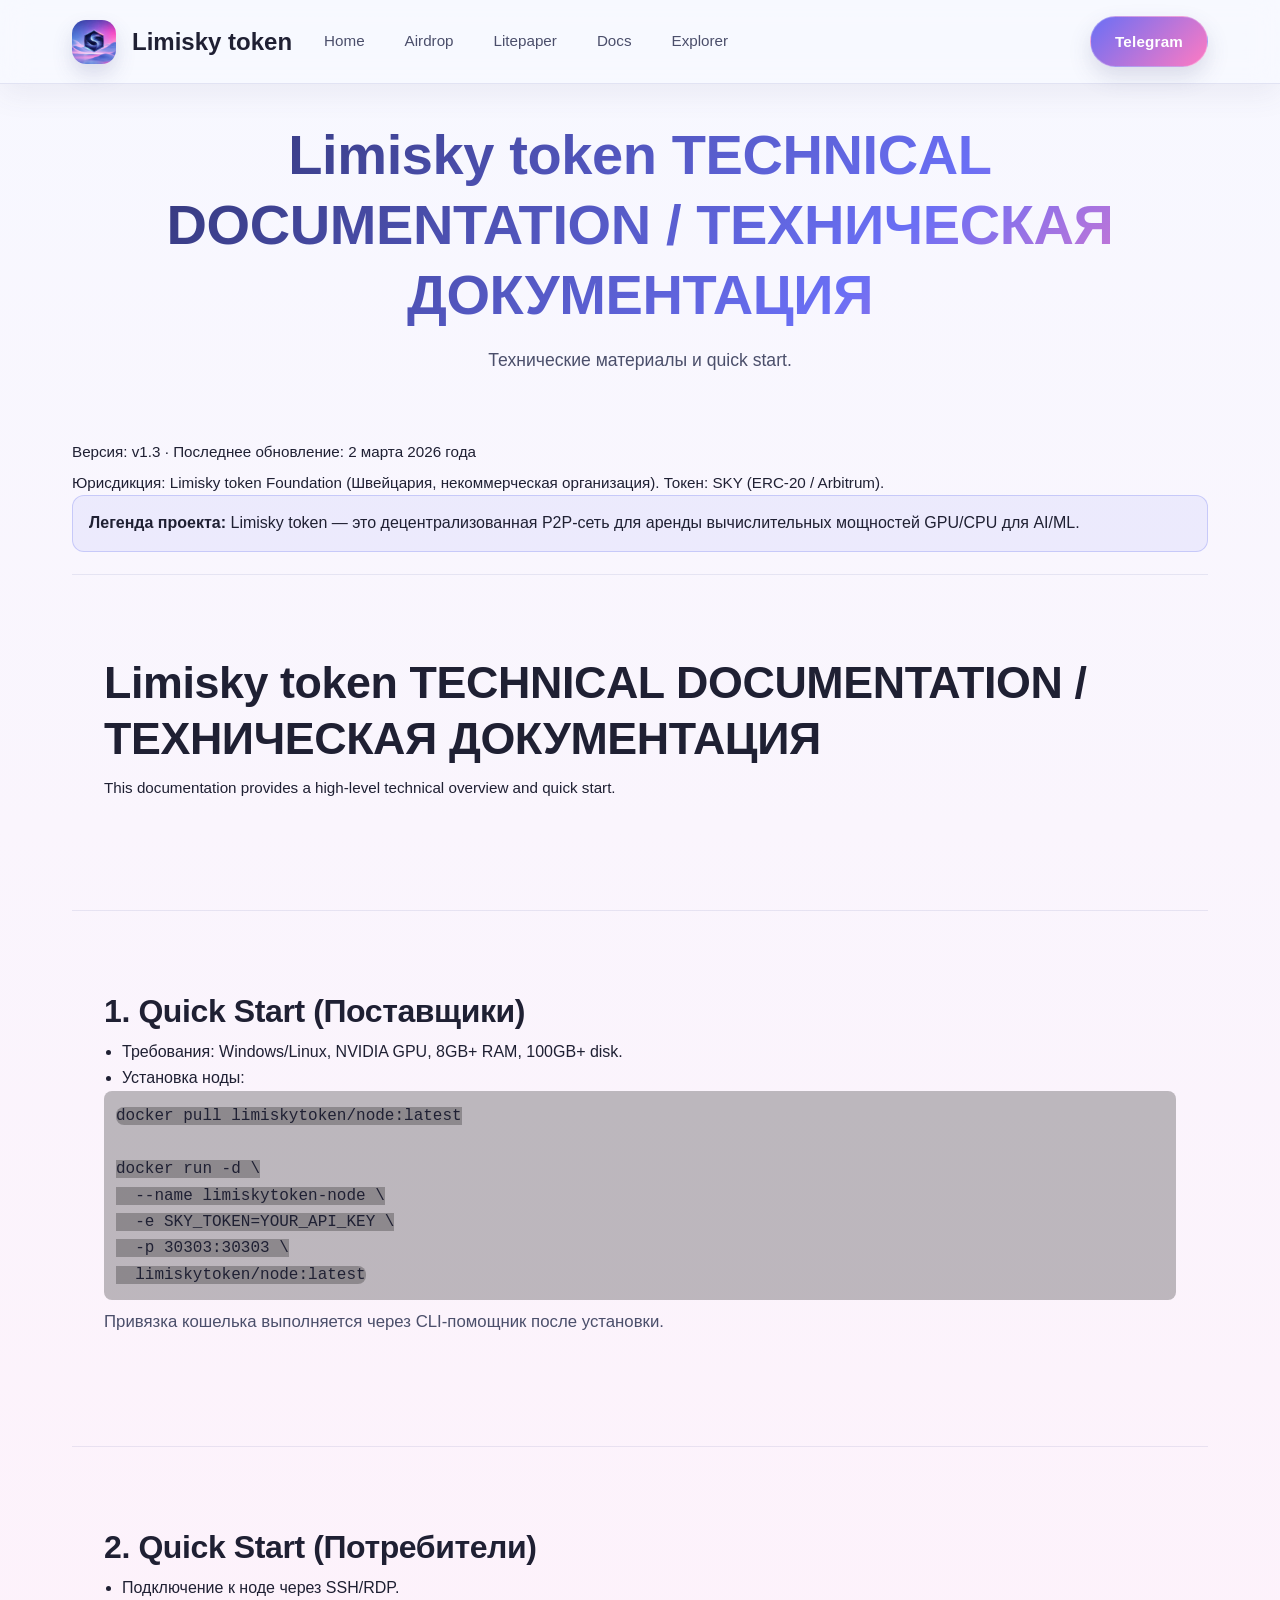
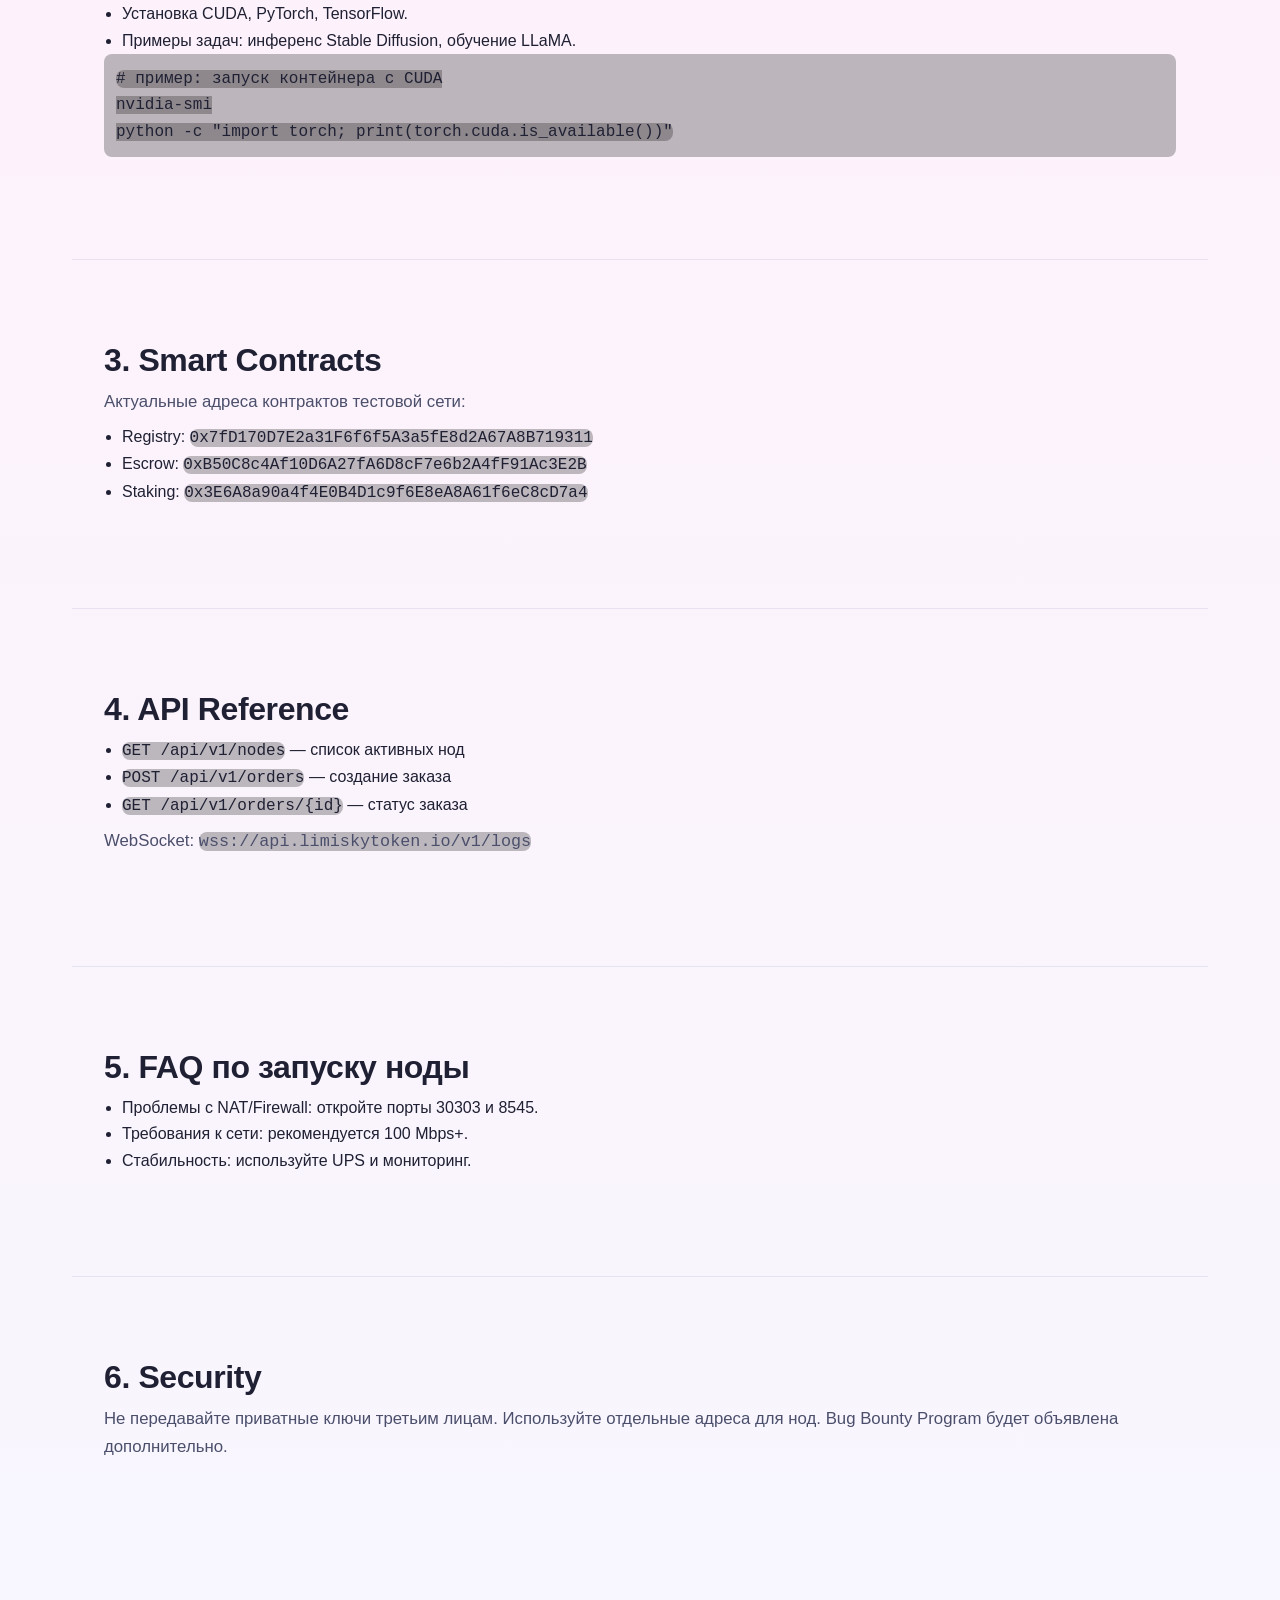
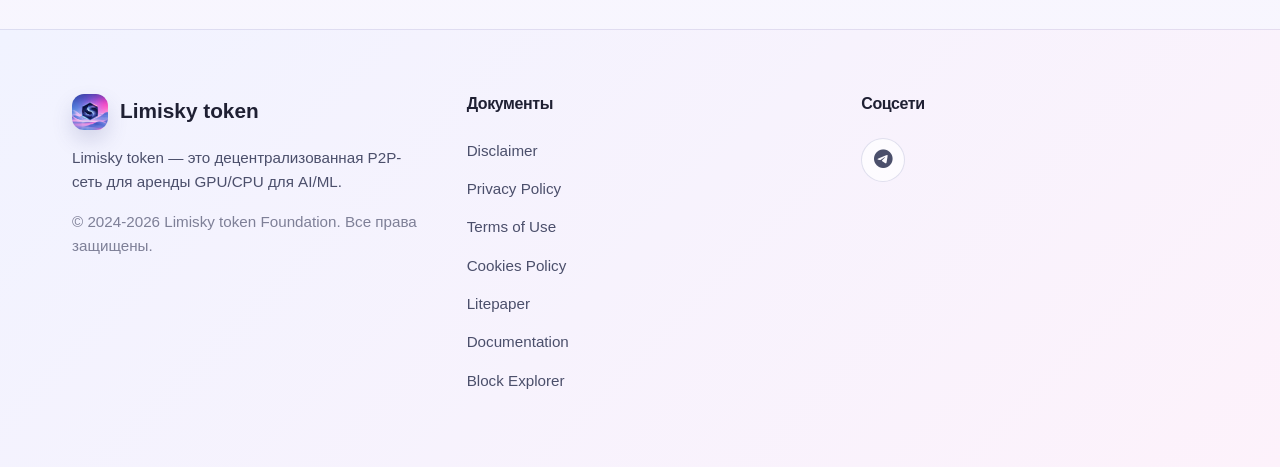
<file: docs/index.html>
﻿<!DOCTYPE html>
<html lang="ru">
<head>
    <meta charset="UTF-8">
    <meta name="viewport" content="width=device-width, initial-scale=1.0">
    <title>Limisky token TECHNICAL DOCUMENTATION — Limisky token</title>
    <link rel="stylesheet" href="../style.css">
    <link rel="stylesheet" href="https://cdnjs.cloudflare.com/ajax/libs/font-awesome/6.4.0/css/all.min.css">
    <style>
    .legal-page { padding: 120px 0 80px; position: relative; }
    .legal-meta { margin-top: 6px; color: var(--muted); font-size: 0.95rem; }
    .legal-section { margin-top: 22px; }
    .legal-section h2 { margin-bottom: 8px; }
    .legal-section h3 { margin-bottom: 8px; }
    .legal-section ul { margin: 8px 0 0 18px; }
    .legal-section ol { margin: 8px 0 0 18px; }
    .legal-section p { margin: 8px 0; }
    .legal-note { background: rgba(90, 99, 240, 0.08); border: 1px solid rgba(90, 99, 240, 0.25); padding: 14px 16px; border-radius: 12px; }
    .en { color: var(--muted); font-size: 0.95rem; }
    .watermark { position: fixed; inset: 0; pointer-events: none; z-index: 0; }
    .watermark span { position: absolute; font-size: 64px; font-weight: 700; opacity: 0.06; color: #ffffff; transform: rotate(-18deg); }
    .watermark .wm-1 { top: 12%; left: 5%; }
    .watermark .wm-2 { bottom: 8%; right: 6%; }
    .content-wrap { position: relative; z-index: 1; }
    .table { width: 100%; border-collapse: collapse; margin-top: 10px; }
    .table th, .table td { border: 1px solid rgba(255,255,255,0.12); padding: 10px; text-align: left; }
    .table th { background: rgba(90, 99, 240, 0.15); }
    code, pre { background: rgba(0,0,0,0.25); border-radius: 8px; }
    pre { padding: 12px; overflow: auto; }
    .search-bar { display: flex; gap: 10px; margin-top: 16px; }
    .search-bar input { flex: 1; padding: 12px; border-radius: 10px; border: 1px solid rgba(255,255,255,0.15); background: rgba(255,255,255,0.04); color: #fff; }
    .search-bar button { padding: 12px 16px; border-radius: 10px; border: none; background: #5a63f0; color: #fff; cursor: pointer; }
</style>
</head>
<body>
<header class="header">
    <nav class="navbar">
        <div class="container">
            <div class="nav-wrapper">
                <div class="logo">
                    <img src="../photo_2026-02-10_01-00-57.jpg" alt="Limisky token logo" width="36" height="36" loading="eager">
                    <span>Limisky token</span>
                </div>
                <ul class="nav-links">
                    <li><a href="../index.html">Home</a></li>
                    <li><a href="../index.html#hero">Airdrop</a></li>
                    <li><a href="../litepaper/index.html">Litepaper</a></li>
                    <li><a href="../docs/index.html">Docs</a></li>
                    <li><a href="../explorer/index.html">Explorer</a></li>
                </ul>
                <a href="https://t.me/limiskytoken_bot" class="btn btn-primary btn-nav" target="_blank">Telegram</a>
            </div>
        </div>
    </nav>
</header>
<div class="watermark">
    <span class="wm-1">Limisky token Foundation</span>
    <span class="wm-2">Все права защищены</span>
</div>
<main class="legal-page">
    <div class="container content-wrap">
        <h1 class="section-title">Limisky token TECHNICAL DOCUMENTATION / ТЕХНИЧЕСКАЯ ДОКУМЕНТАЦИЯ</h1>
        <p class="section-subtitle">Технические материалы и quick start.</p>
        <p class="legal-meta">Версия: v1.3 · Последнее обновление: 2 марта 2026 года</p>
        <p class="legal-meta">Юрисдикция: Limisky token Foundation (Швейцария, некоммерческая организация). Токен: SKY (ERC-20 / Arbitrum).</p>
        <div class="legal-note"><strong>Легенда проекта:</strong> Limisky token — это децентрализованная P2P-сеть для аренды вычислительных мощностей GPU/CPU для AI/ML.</div>

        <section class="legal-section">
            <h2>Limisky token TECHNICAL DOCUMENTATION / ТЕХНИЧЕСКАЯ ДОКУМЕНТАЦИЯ</h2>
            <p class="en">This documentation provides a high-level technical overview and quick start.</p>
        </section>
        <section class="legal-section">
            <h3>1. Quick Start (Поставщики)</h3>
            <ul>
                <li>Требования: Windows/Linux, NVIDIA GPU, 8GB+ RAM, 100GB+ disk.</li>
                <li>Установка ноды:</li>
            </ul>
            <pre><code>docker pull limiskytoken/node:latest

docker run -d \
  --name limiskytoken-node \
  -e SKY_TOKEN=YOUR_API_KEY \
  -p 30303:30303 \
  limiskytoken/node:latest</code></pre>
            <p>Привязка кошелька выполняется через CLI-помощник после установки.</p>
        </section>
        <section class="legal-section">
            <h3>2. Quick Start (Потребители)</h3>
            <ul>
                <li>Подключение к ноде через SSH/RDP.</li>
                <li>Установка CUDA, PyTorch, TensorFlow.</li>
                <li>Примеры задач: инференс Stable Diffusion, обучение LLaMA.</li>
            </ul>
            <pre><code># пример: запуск контейнера с CUDA
nvidia-smi
python -c "import torch; print(torch.cuda.is_available())"</code></pre>
        </section>
        <section class="legal-section">
            <h3>3. Smart Contracts</h3>
            <p>Актуальные адреса контрактов тестовой сети:</p>
            <ul>
                <li>Registry: <code>0x7fD170D7E2a31F6f6f5A3a5fE8d2A67A8B719311</code></li>
                <li>Escrow: <code>0xB50C8c4Af10D6A27fA6D8cF7e6b2A4fF91Ac3E2B</code></li>
                <li>Staking: <code>0x3E6A8a90a4f4E0B4D1c9f6E8eA8A61f6eC8cD7a4</code></li>
            </ul>
        </section>
        <section class="legal-section">
            <h3>4. API Reference</h3>
            <ul>
                <li><code>GET /api/v1/nodes</code> — список активных нод</li>
                <li><code>POST /api/v1/orders</code> — создание заказа</li>
                <li><code>GET /api/v1/orders/{id}</code> — статус заказа</li>
            </ul>
            <p>WebSocket: <code>wss://api.limiskytoken.io/v1/logs</code></p>
        </section>
        <section class="legal-section">
            <h3>5. FAQ по запуску ноды</h3>
            <ul>
                <li>Проблемы с NAT/Firewall: откройте порты 30303 и 8545.</li>
                <li>Требования к сети: рекомендуется 100 Mbps+.</li>
                <li>Стабильность: используйте UPS и мониторинг.</li>
            </ul>
        </section>
        <section class="legal-section">
            <h3>6. Security</h3>
            <p>Не передавайте приватные ключи третьим лицам. Используйте отдельные адреса для нод. Bug Bounty Program будет объявлена дополнительно.</p>
        </section>
    </div>
</main>
<footer class="footer">
    <div class="container">
        <div class="footer-content">
            <div class="footer-column">
                <div class="footer-logo">
                    <img src="../photo_2026-02-10_01-00-57.jpg" alt="Limisky token logo" width="36" height="36" loading="lazy">
                    <span>Limisky token</span>
                </div>
                <p>Limisky token — это децентрализованная P2P-сеть для аренды GPU/CPU для AI/ML.</p>
                <p class="copyright">&copy; 2024-2026 Limisky token Foundation. Все права защищены.</p>
            </div>
            <div class="footer-column">
                <h4>Документы</h4>
                <ul>
                    <li><a href="../disclaimer/index.html">Disclaimer</a></li>
                    <li><a href="../privacy-policy/index.html">Privacy Policy</a></li>
                    <li><a href="../terms-of-use/index.html">Terms of Use</a></li>
                    <li><a href="../cookies-policy/index.html">Cookies Policy</a></li>
                    <li><a href="../litepaper/index.html">Litepaper</a></li>
                    <li><a href="../docs/index.html">Documentation</a></li>
                    <li><a href="../explorer/index.html">Block Explorer</a></li>
                </ul>
            </div>
            <div class="footer-column">
                <h4>Соцсети</h4>
                <div class="social-links">
                    <a href="https://t.me/limiskytoken_Crypto_Official" title="Telegram" target="_blank"><i class="fab fa-telegram"></i></a>
                                    </div>
            </div>
        </div>
    </div>
</footer>
</body>
</html>
</file>
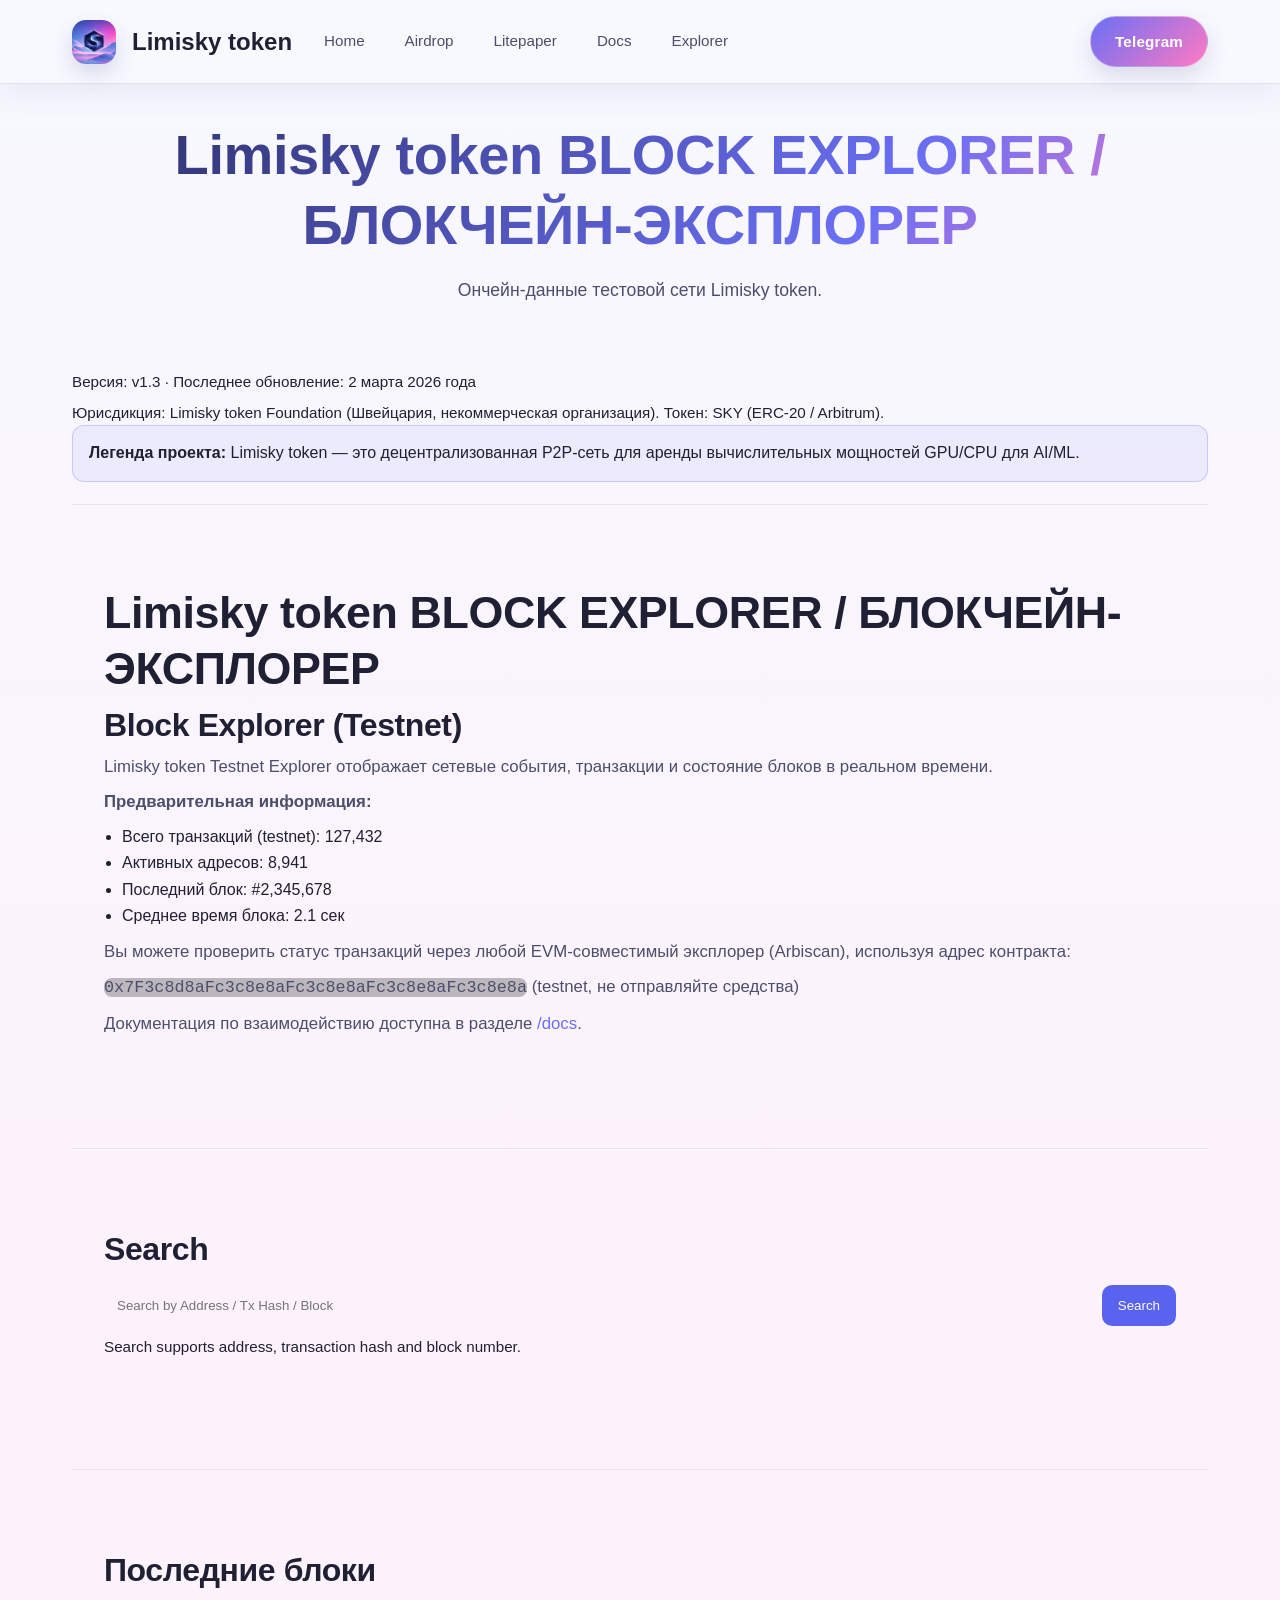
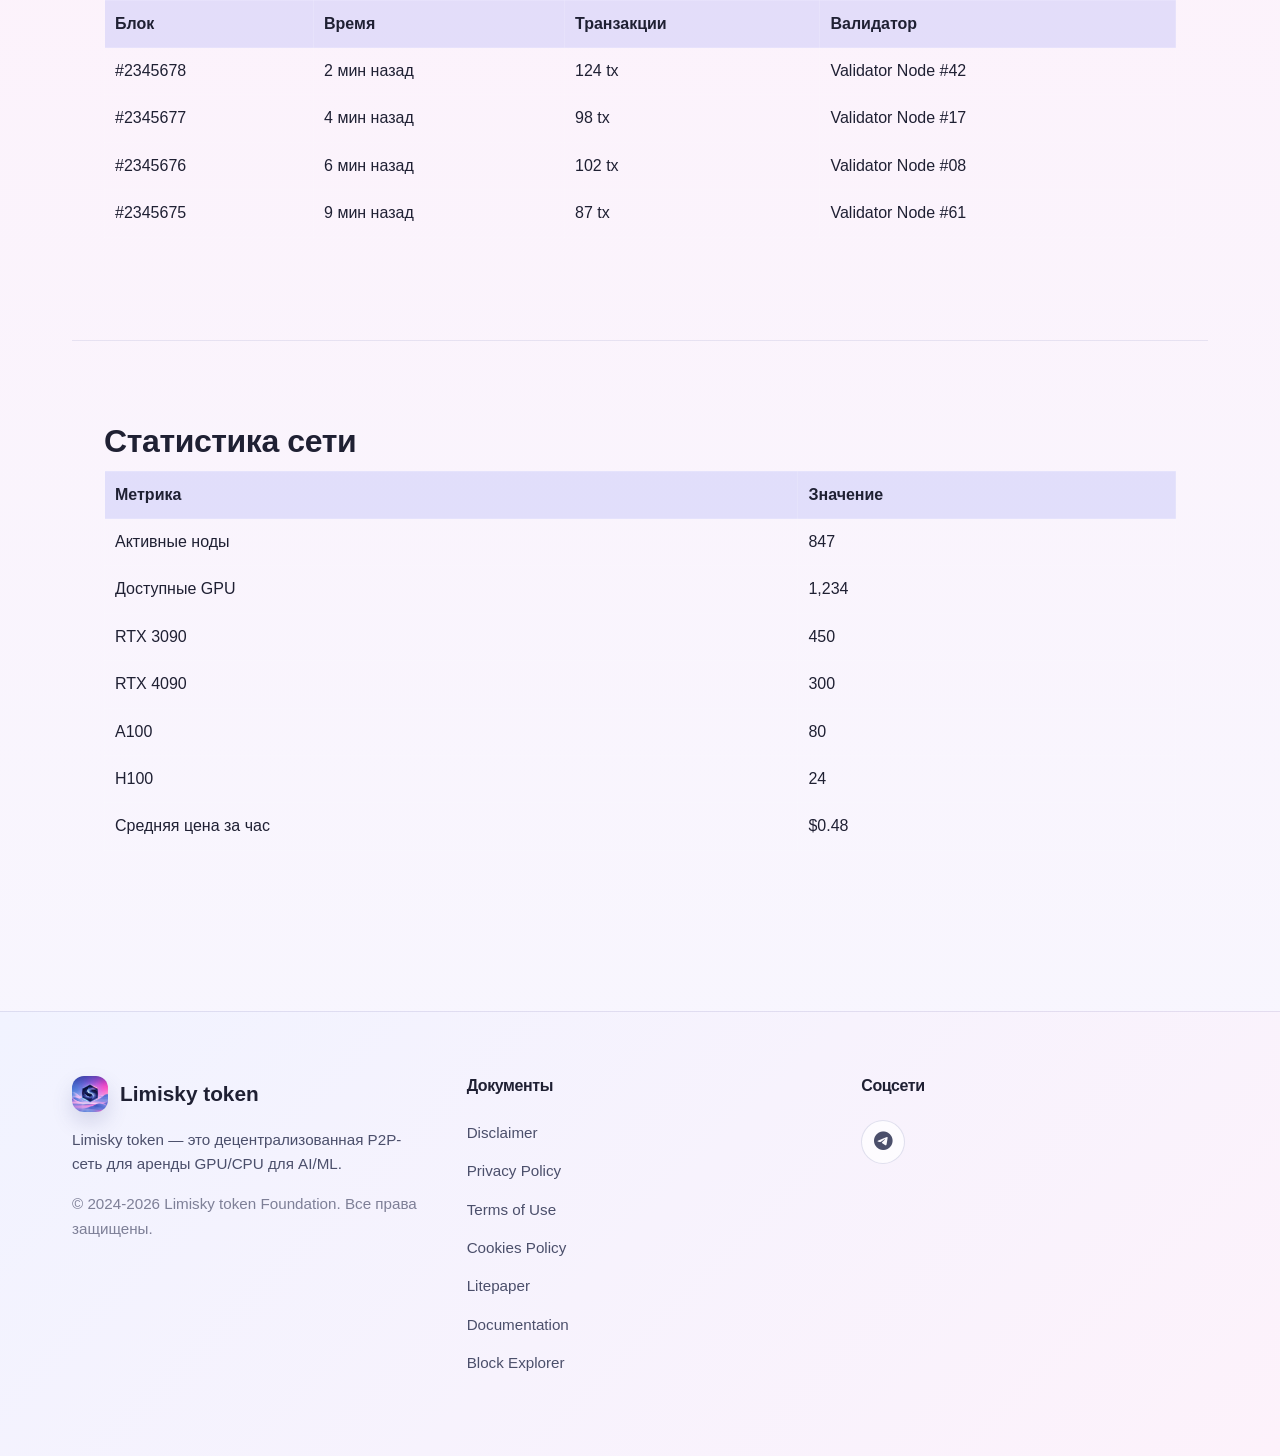
<file: explorer/index.html>
﻿<!DOCTYPE html>
<html lang="ru">
<head>
    <meta charset="UTF-8">
    <meta name="viewport" content="width=device-width, initial-scale=1.0">
    <title>Limisky token BLOCK EXPLORER — Limisky token</title>
    <link rel="stylesheet" href="../style.css">
    <link rel="stylesheet" href="https://cdnjs.cloudflare.com/ajax/libs/font-awesome/6.4.0/css/all.min.css">
    <style>
    .legal-page { padding: 120px 0 80px; position: relative; }
    .legal-meta { margin-top: 6px; color: var(--muted); font-size: 0.95rem; }
    .legal-section { margin-top: 22px; }
    .legal-section h2 { margin-bottom: 8px; }
    .legal-section h3 { margin-bottom: 8px; }
    .legal-section ul { margin: 8px 0 0 18px; }
    .legal-section ol { margin: 8px 0 0 18px; }
    .legal-section p { margin: 8px 0; }
    .legal-note { background: rgba(90, 99, 240, 0.08); border: 1px solid rgba(90, 99, 240, 0.25); padding: 14px 16px; border-radius: 12px; }
    .en { color: var(--muted); font-size: 0.95rem; }
    .watermark { position: fixed; inset: 0; pointer-events: none; z-index: 0; }
    .watermark span { position: absolute; font-size: 64px; font-weight: 700; opacity: 0.06; color: #ffffff; transform: rotate(-18deg); }
    .watermark .wm-1 { top: 12%; left: 5%; }
    .watermark .wm-2 { bottom: 8%; right: 6%; }
    .content-wrap { position: relative; z-index: 1; }
    .table { width: 100%; border-collapse: collapse; margin-top: 10px; }
    .table th, .table td { border: 1px solid rgba(255,255,255,0.12); padding: 10px; text-align: left; }
    .table th { background: rgba(90, 99, 240, 0.15); }
    code, pre { background: rgba(0,0,0,0.25); border-radius: 8px; }
    pre { padding: 12px; overflow: auto; }
    .search-bar { display: flex; gap: 10px; margin-top: 16px; }
    .search-bar input { flex: 1; padding: 12px; border-radius: 10px; border: 1px solid rgba(255,255,255,0.15); background: rgba(255,255,255,0.04); color: #fff; }
    .search-bar button { padding: 12px 16px; border-radius: 10px; border: none; background: #5a63f0; color: #fff; cursor: pointer; }
</style>
</head>
<body>
<header class="header">
    <nav class="navbar">
        <div class="container">
            <div class="nav-wrapper">
                <div class="logo">
                    <img src="../photo_2026-02-10_01-00-57.jpg" alt="Limisky token logo" width="36" height="36" loading="eager">
                    <span>Limisky token</span>
                </div>
                <ul class="nav-links">
                    <li><a href="../index.html">Home</a></li>
                    <li><a href="../index.html#hero">Airdrop</a></li>
                    <li><a href="../litepaper/index.html">Litepaper</a></li>
                    <li><a href="../docs/index.html">Docs</a></li>
                    <li><a href="../explorer/index.html">Explorer</a></li>
                </ul>
                <a href="https://t.me/limiskytoken_bot" class="btn btn-primary btn-nav" target="_blank">Telegram</a>
            </div>
        </div>
    </nav>
</header>
<div class="watermark">
    <span class="wm-1">Limisky token Foundation</span>
    <span class="wm-2">Все права защищены</span>
</div>
<main class="legal-page">
    <div class="container content-wrap">
        <h1 class="section-title">Limisky token BLOCK EXPLORER / БЛОКЧЕЙН-ЭКСПЛОРЕР</h1>
        <p class="section-subtitle">Ончейн-данные тестовой сети Limisky token.</p>
        <p class="legal-meta">Версия: v1.3 · Последнее обновление: 2 марта 2026 года</p>
        <p class="legal-meta">Юрисдикция: Limisky token Foundation (Швейцария, некоммерческая организация). Токен: SKY (ERC-20 / Arbitrum).</p>
        <div class="legal-note"><strong>Легенда проекта:</strong> Limisky token — это децентрализованная P2P-сеть для аренды вычислительных мощностей GPU/CPU для AI/ML.</div>

        <section class="legal-section">
            <h2>Limisky token BLOCK EXPLORER / БЛОКЧЕЙН-ЭКСПЛОРЕР</h2>
            <h3>Block Explorer (Testnet)</h3>
            <p>Limisky token Testnet Explorer отображает сетевые события, транзакции и состояние блоков в реальном времени.</p>
            <p><strong>Предварительная информация:</strong></p>
            <ul>
                <li>Всего транзакций (testnet): 127,432</li>
                <li>Активных адресов: 8,941</li>
                <li>Последний блок: #2,345,678</li>
                <li>Среднее время блока: 2.1 сек</li>
            </ul>
            <p>Вы можете проверить статус транзакций через любой EVM-совместимый эксплорер (Arbiscan), используя адрес контракта:</p>
            <p><code>0x7F3c8d8aFc3c8e8aFc3c8e8aFc3c8e8aFc3c8e8a</code> (testnet, не отправляйте средства)</p>
            <p>Документация по взаимодействию доступна в разделе <a href="../docs/index.html">/docs</a>.</p>
        </section>
        <section class="legal-section">
            <h3>Search</h3>
            <div class="search-bar">
                <input type="text" placeholder="Search by Address / Tx Hash / Block">
                <button type="button">Search</button>
            </div>
            <p class="en">Search supports address, transaction hash and block number.</p>
        </section>
        <section class="legal-section">
            <h3>Последние блоки</h3>
            <table class="table">
                <thead>
                    <tr><th>Блок</th><th>Время</th><th>Транзакции</th><th>Валидатор</th></tr>
                </thead>
                <tbody>
                    <tr><td>#2345678</td><td>2 мин назад</td><td>124 tx</td><td>Validator Node #42</td></tr>
                    <tr><td>#2345677</td><td>4 мин назад</td><td>98 tx</td><td>Validator Node #17</td></tr>
                    <tr><td>#2345676</td><td>6 мин назад</td><td>102 tx</td><td>Validator Node #08</td></tr>
                    <tr><td>#2345675</td><td>9 мин назад</td><td>87 tx</td><td>Validator Node #61</td></tr>
                </tbody>
            </table>
        </section>
        <section class="legal-section">
            <h3>Статистика сети</h3>
            <table class="table">
                <thead>
                    <tr><th>Метрика</th><th>Значение</th></tr>
                </thead>
                <tbody>
                    <tr><td>Активные ноды</td><td>847</td></tr>
                    <tr><td>Доступные GPU</td><td>1,234</td></tr>
                    <tr><td>RTX 3090</td><td>450</td></tr>
                    <tr><td>RTX 4090</td><td>300</td></tr>
                    <tr><td>A100</td><td>80</td></tr>
                    <tr><td>H100</td><td>24</td></tr>
                    <tr><td>Средняя цена за час</td><td>$0.48</td></tr>
                </tbody>
            </table>
        </section>
    </div>
</main>
<footer class="footer">
    <div class="container">
        <div class="footer-content">
            <div class="footer-column">
                <div class="footer-logo">
                    <img src="../photo_2026-02-10_01-00-57.jpg" alt="Limisky token logo" width="36" height="36" loading="lazy">
                    <span>Limisky token</span>
                </div>
                <p>Limisky token — это децентрализованная P2P-сеть для аренды GPU/CPU для AI/ML.</p>
                <p class="copyright">&copy; 2024-2026 Limisky token Foundation. Все права защищены.</p>
            </div>
            <div class="footer-column">
                <h4>Документы</h4>
                <ul>
                    <li><a href="../disclaimer/index.html">Disclaimer</a></li>
                    <li><a href="../privacy-policy/index.html">Privacy Policy</a></li>
                    <li><a href="../terms-of-use/index.html">Terms of Use</a></li>
                    <li><a href="../cookies-policy/index.html">Cookies Policy</a></li>
                    <li><a href="../litepaper/index.html">Litepaper</a></li>
                    <li><a href="../docs/index.html">Documentation</a></li>
                    <li><a href="../explorer/index.html">Block Explorer</a></li>
                </ul>
            </div>
            <div class="footer-column">
                <h4>Соцсети</h4>
                <div class="social-links">
                    <a href="https://t.me/limiskytoken_Crypto_Official" title="Telegram" target="_blank"><i class="fab fa-telegram"></i></a>
                                    </div>
            </div>
        </div>
    </div>
</footer>
</body>
</html>
</file>
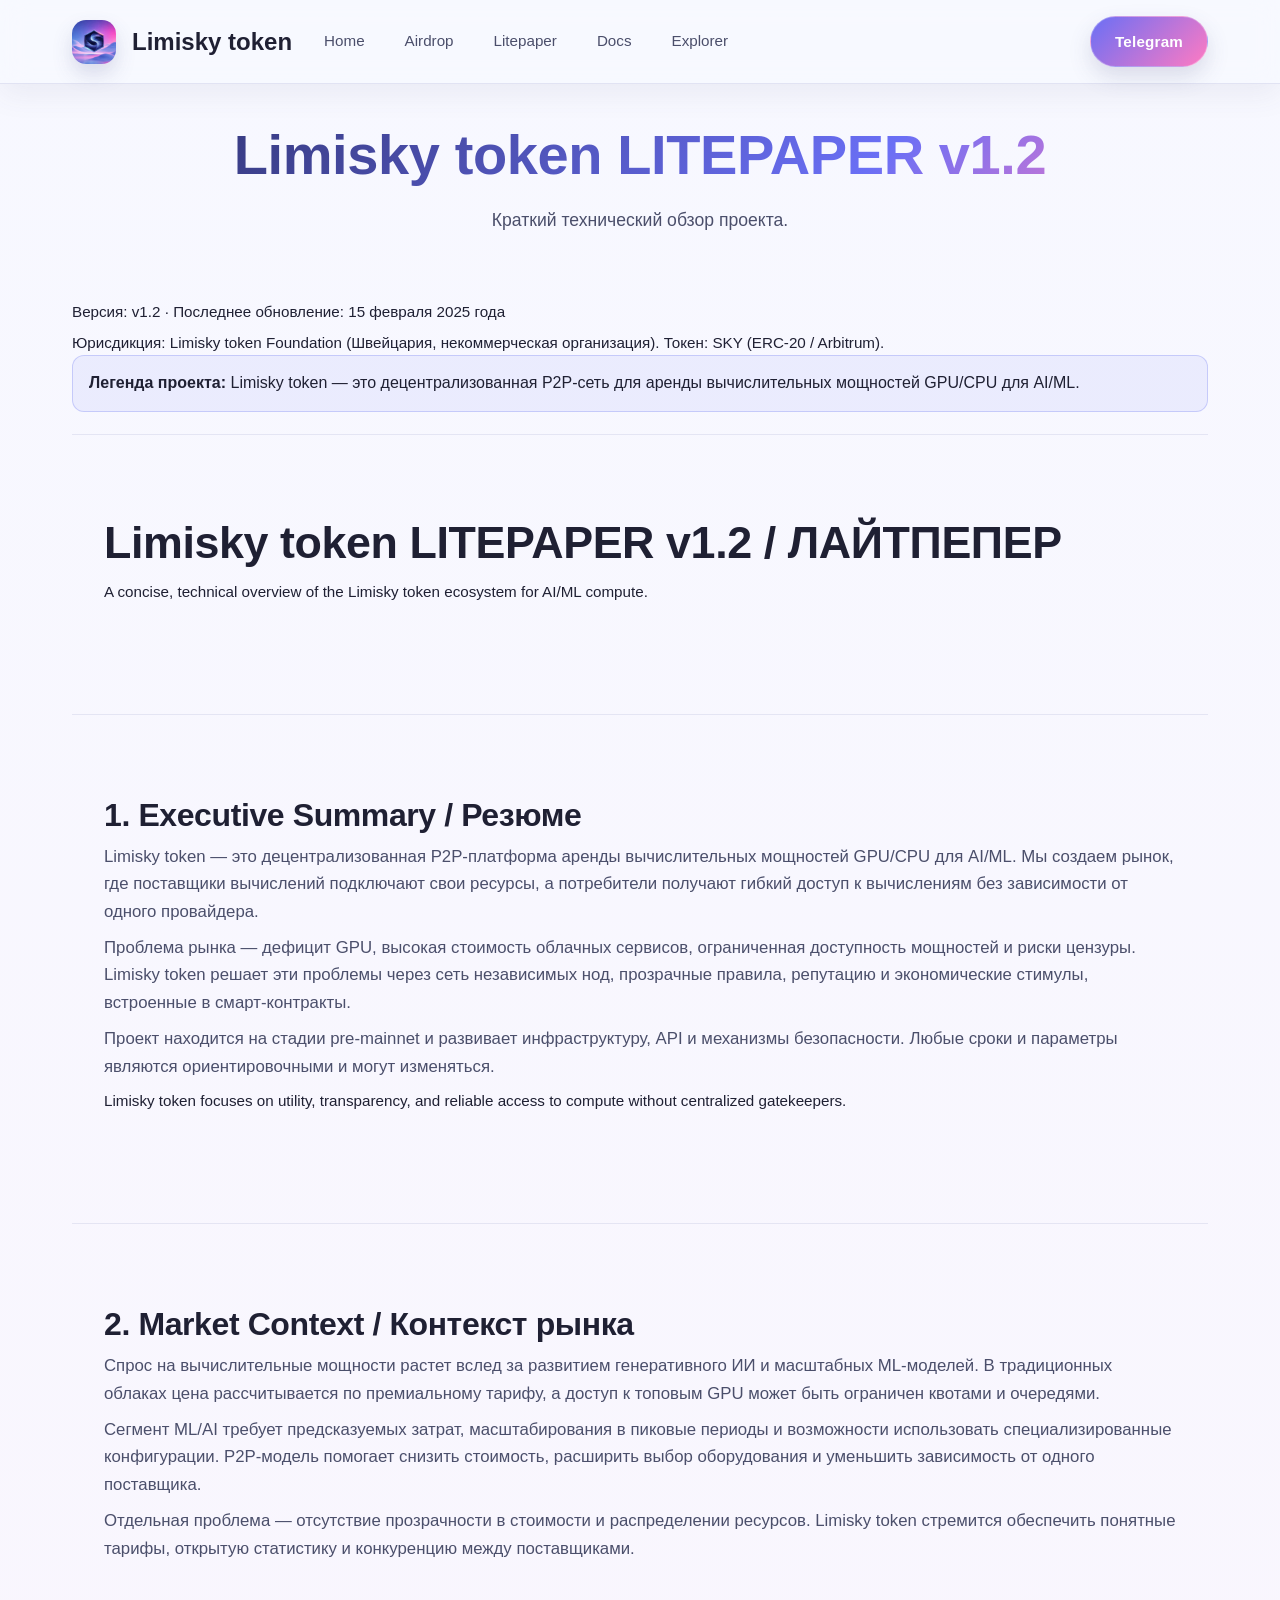
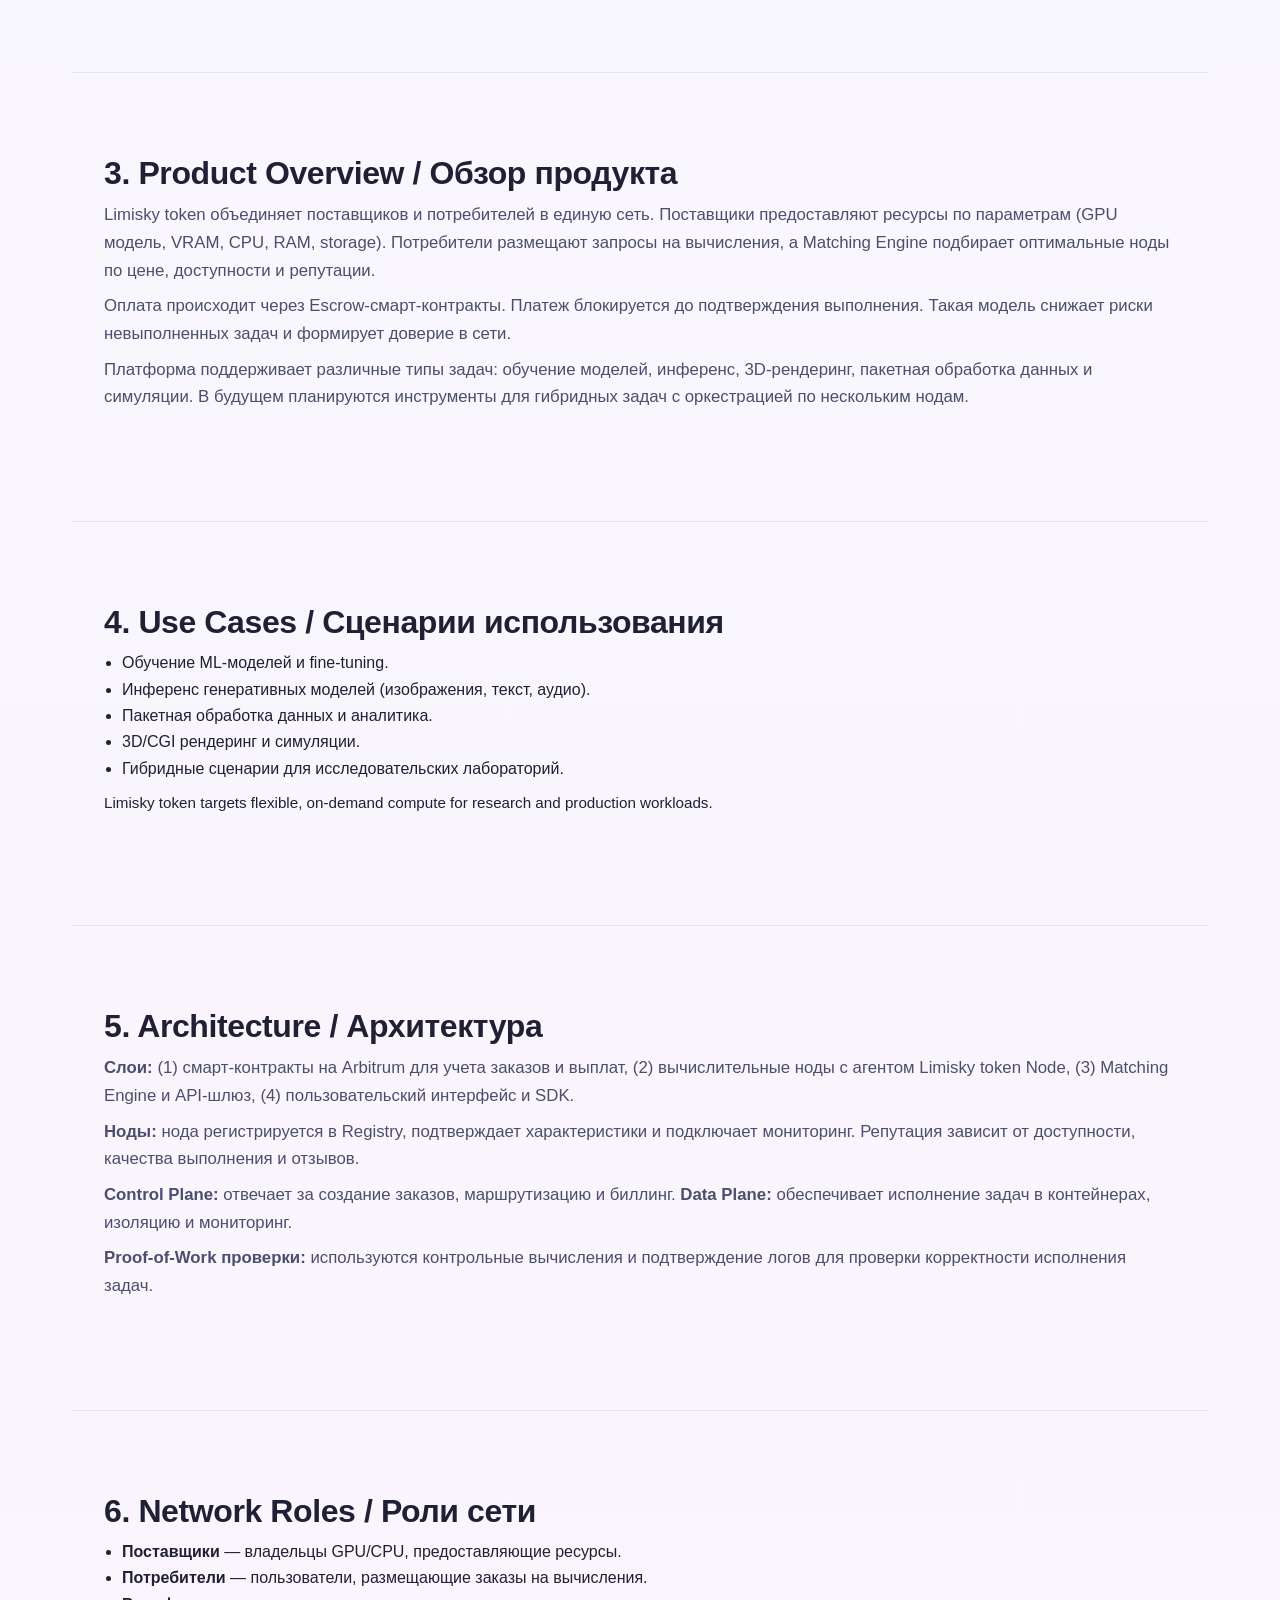
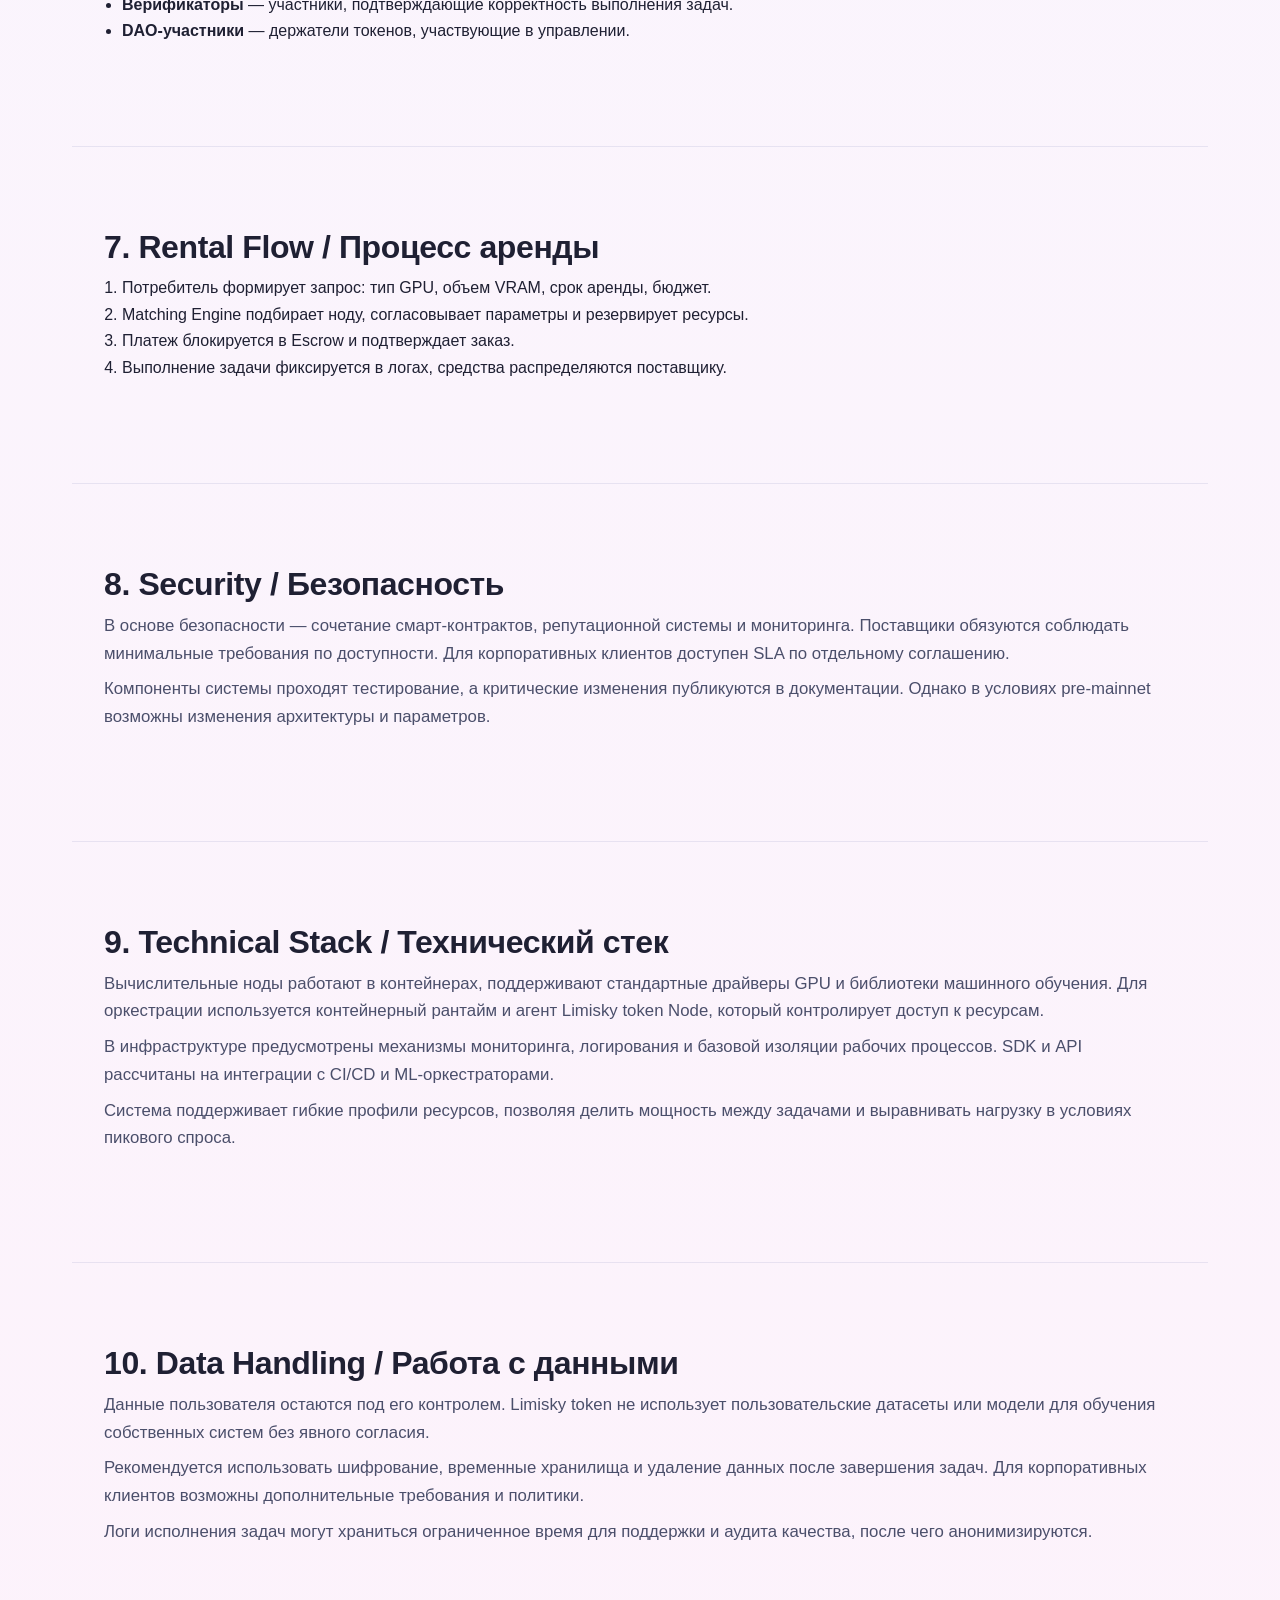
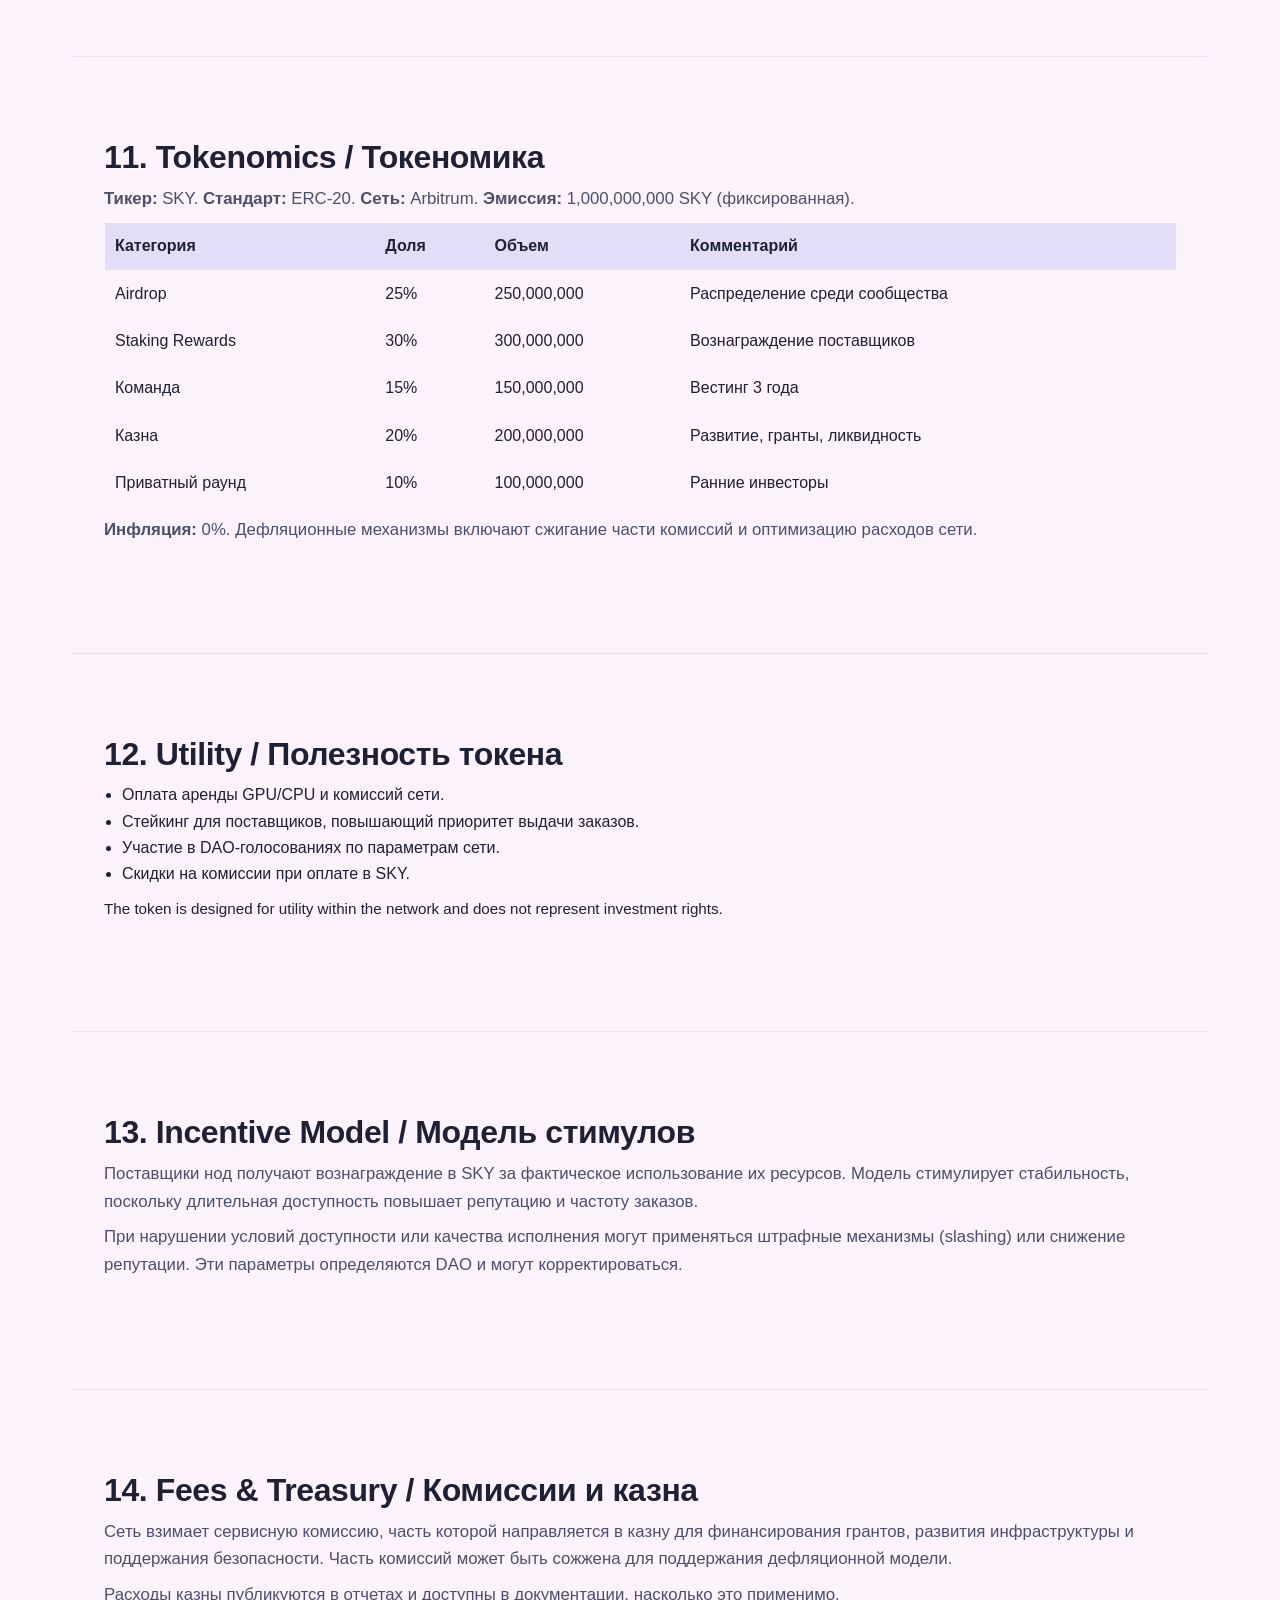
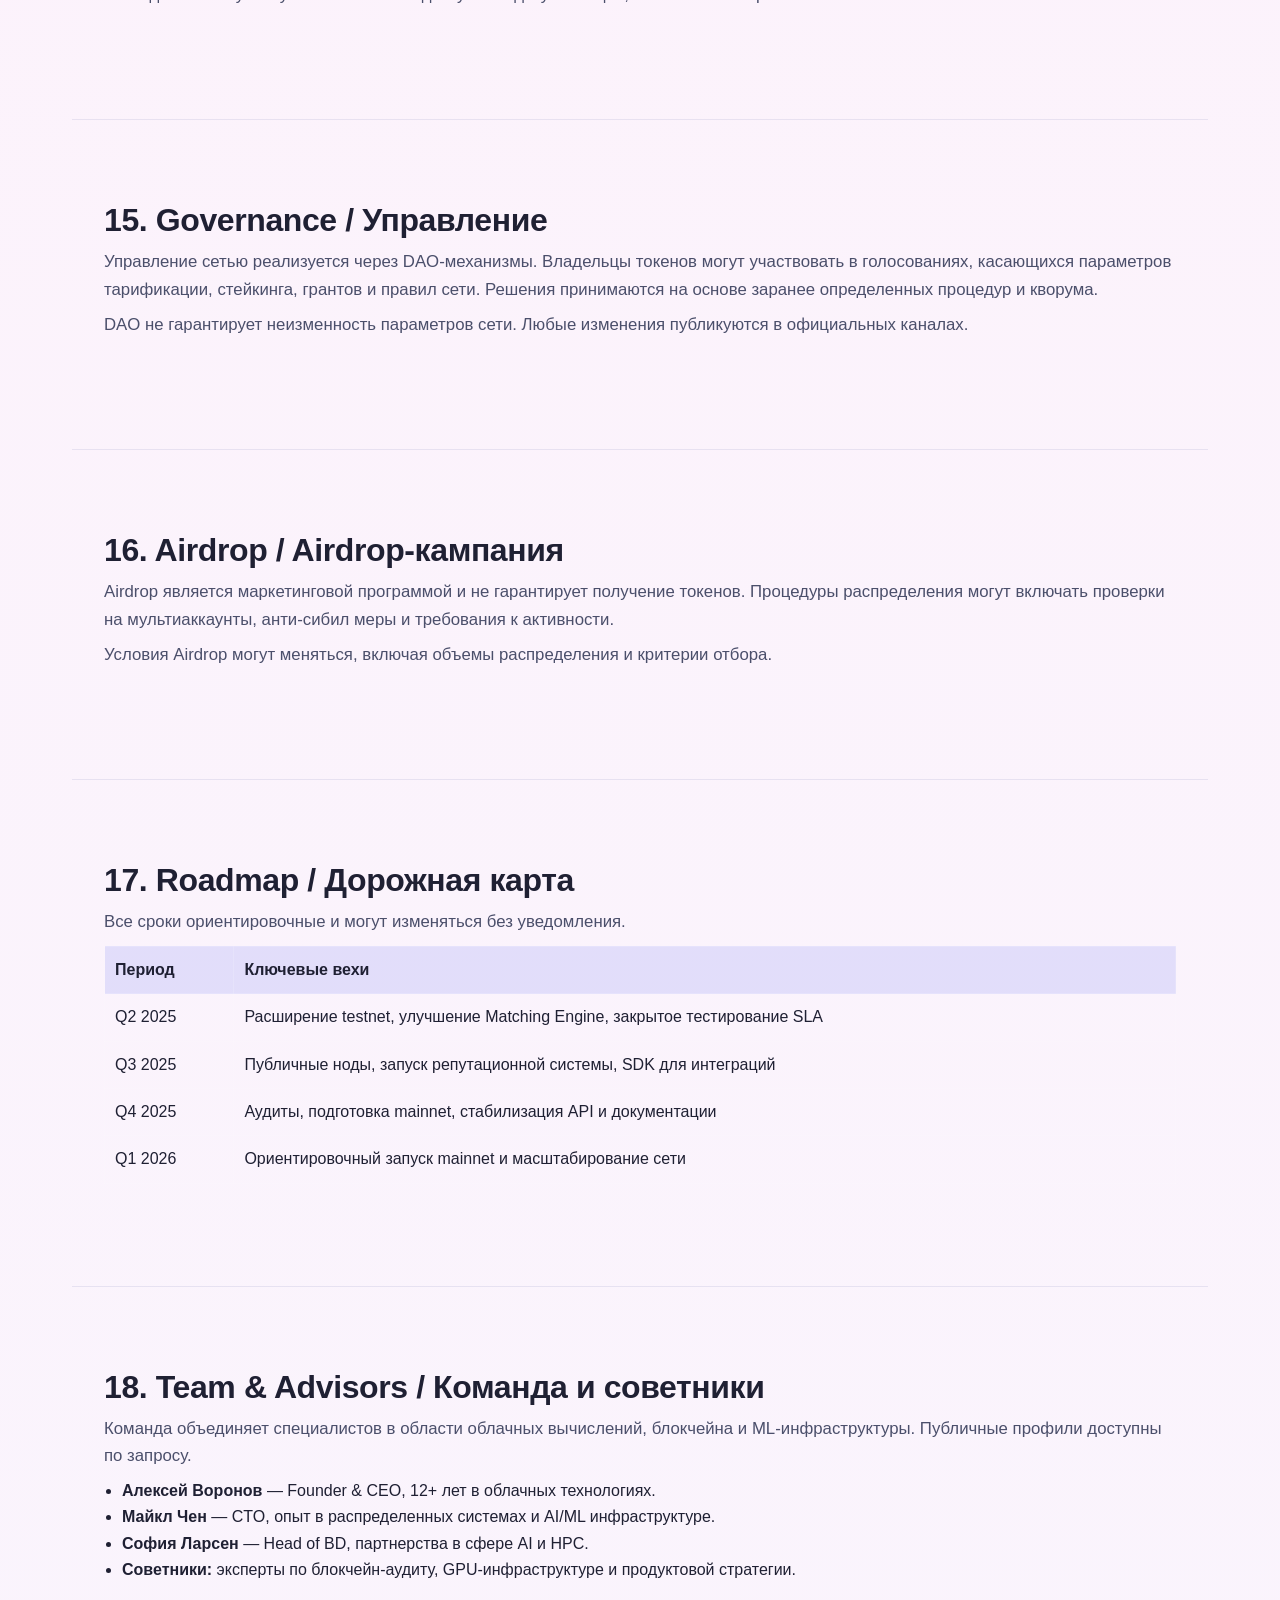
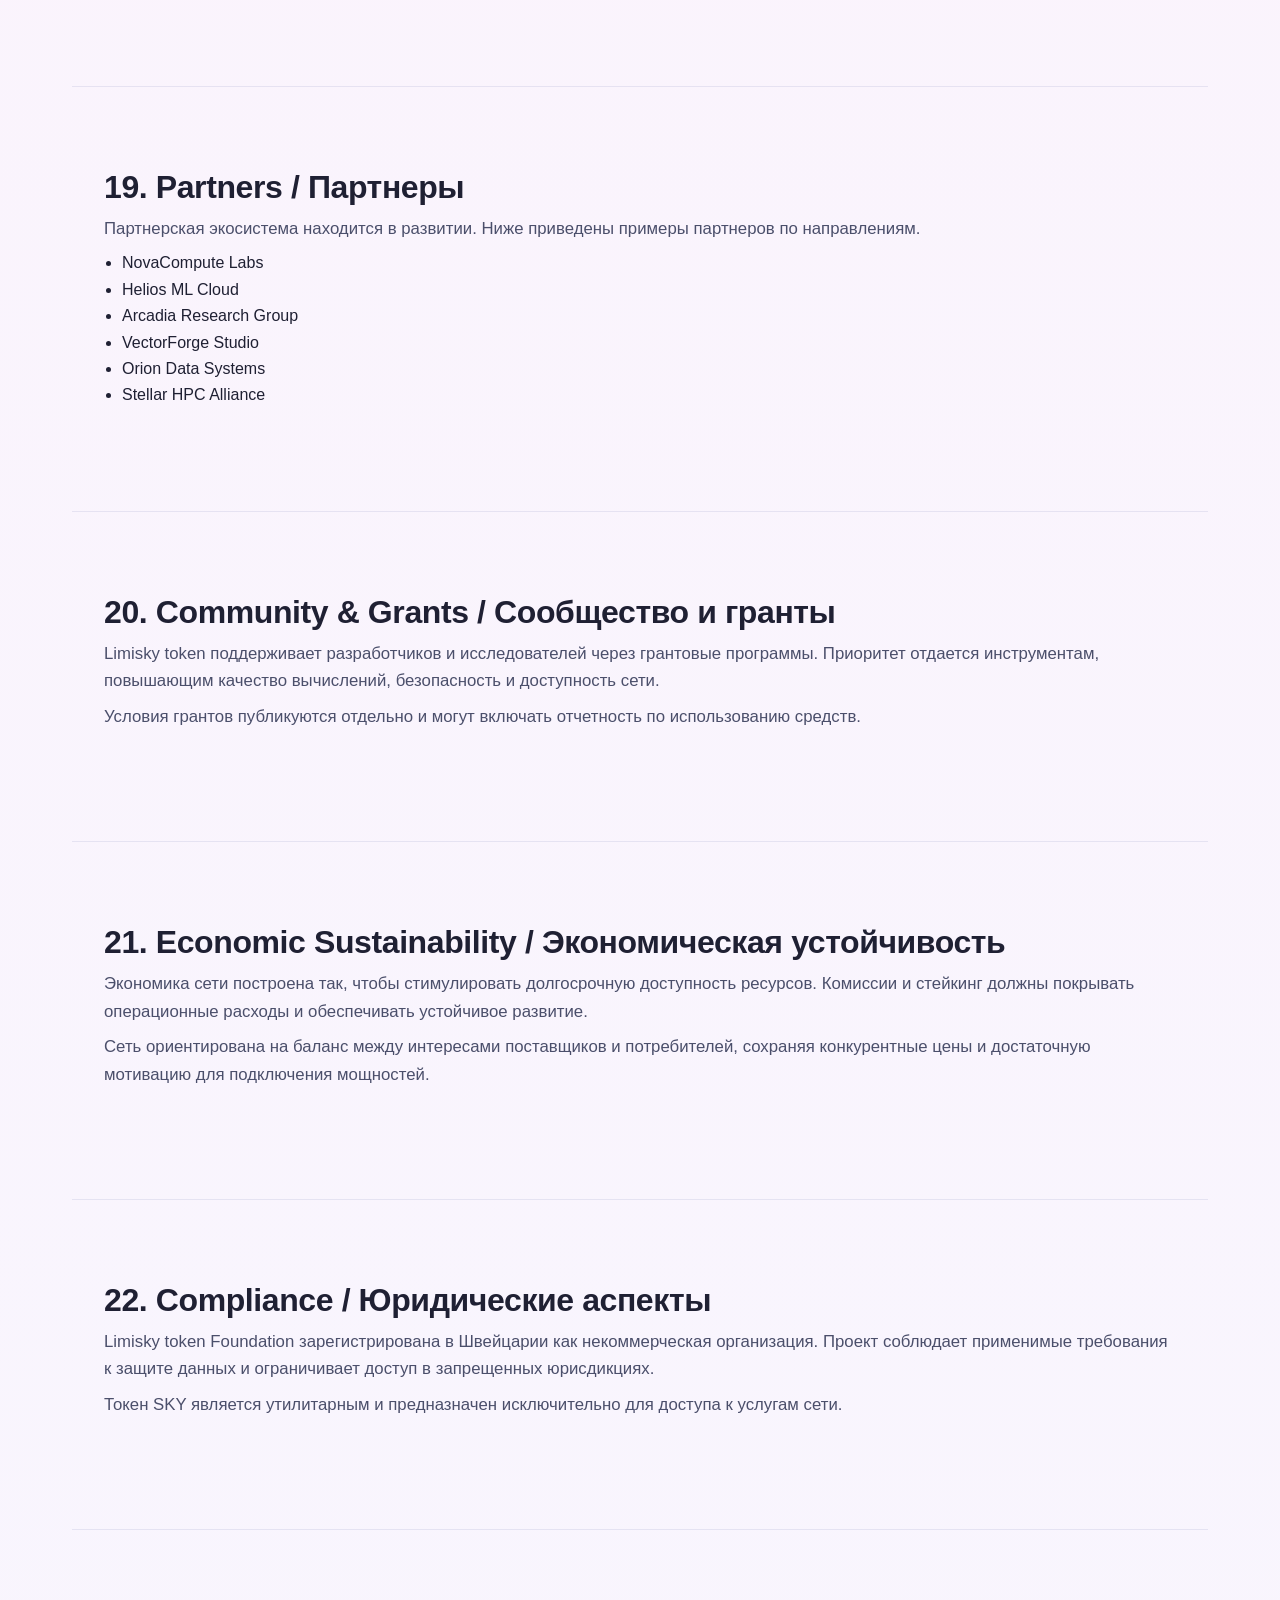
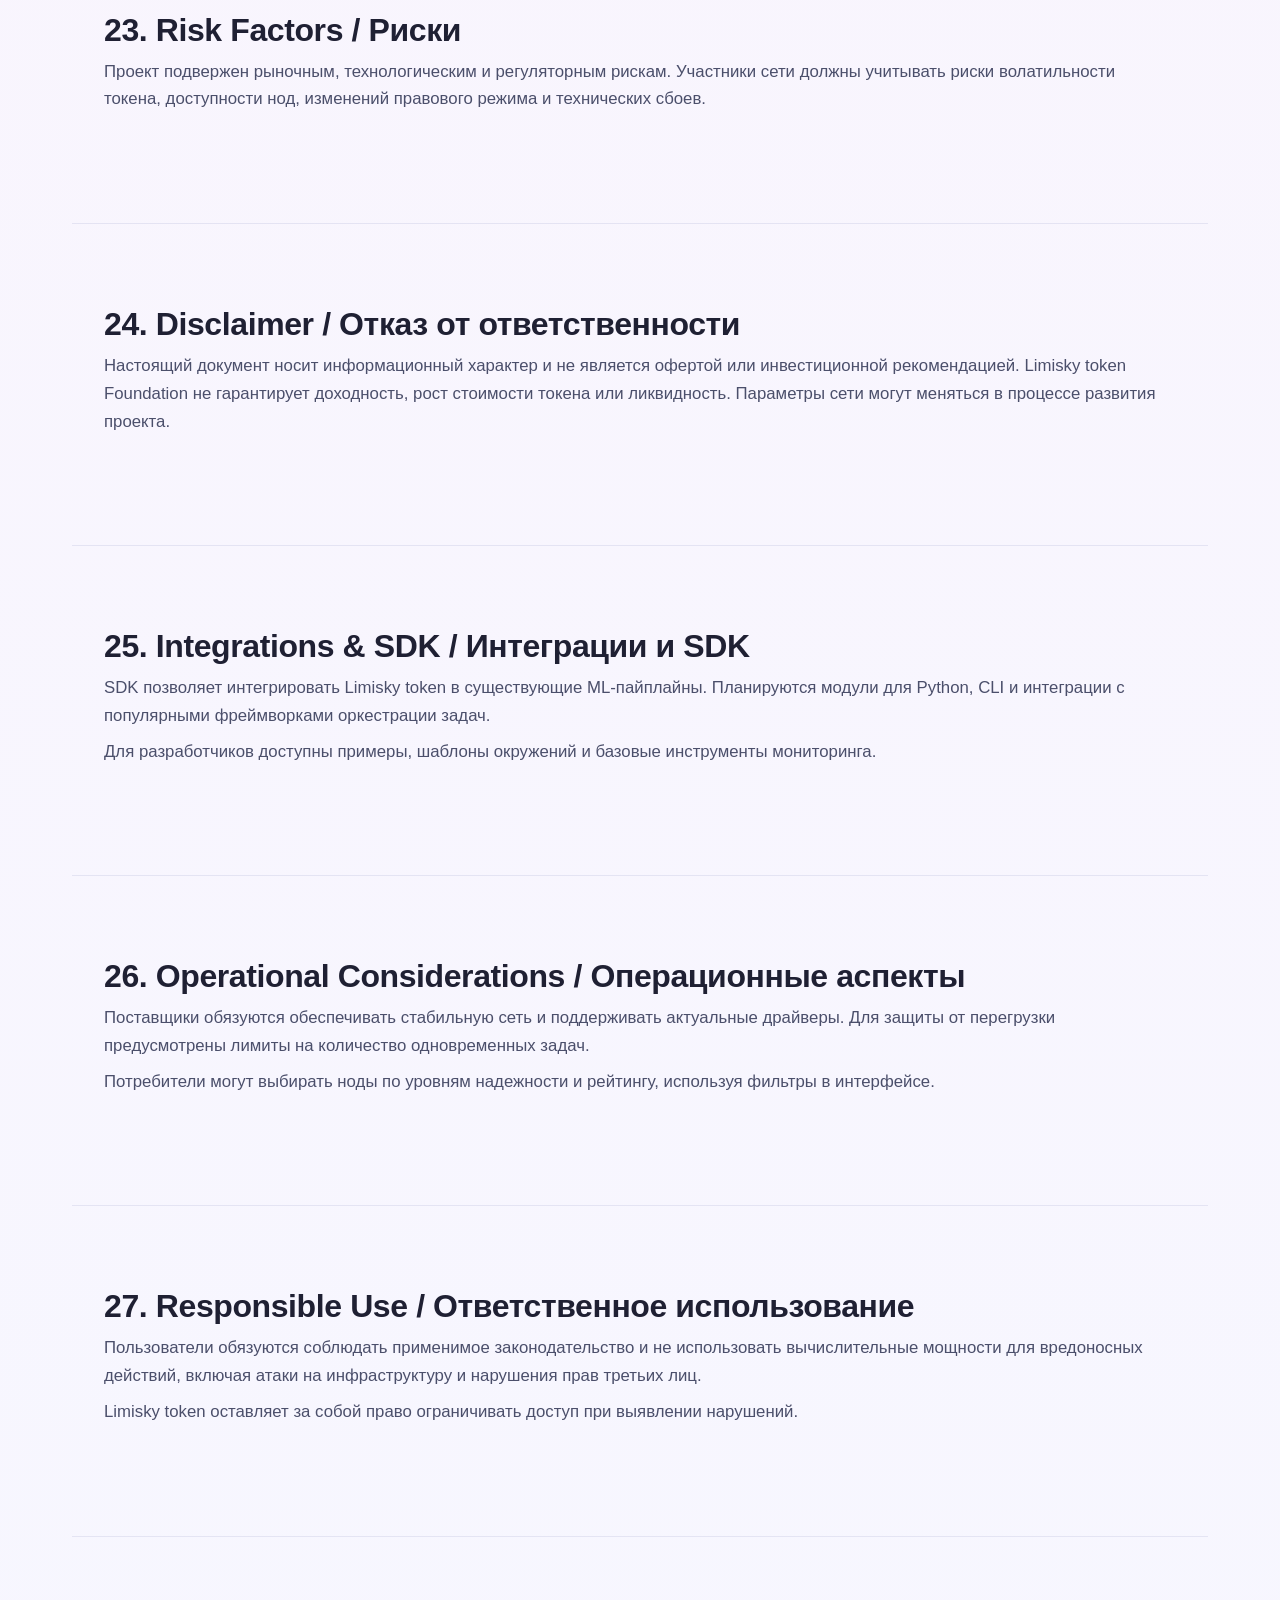
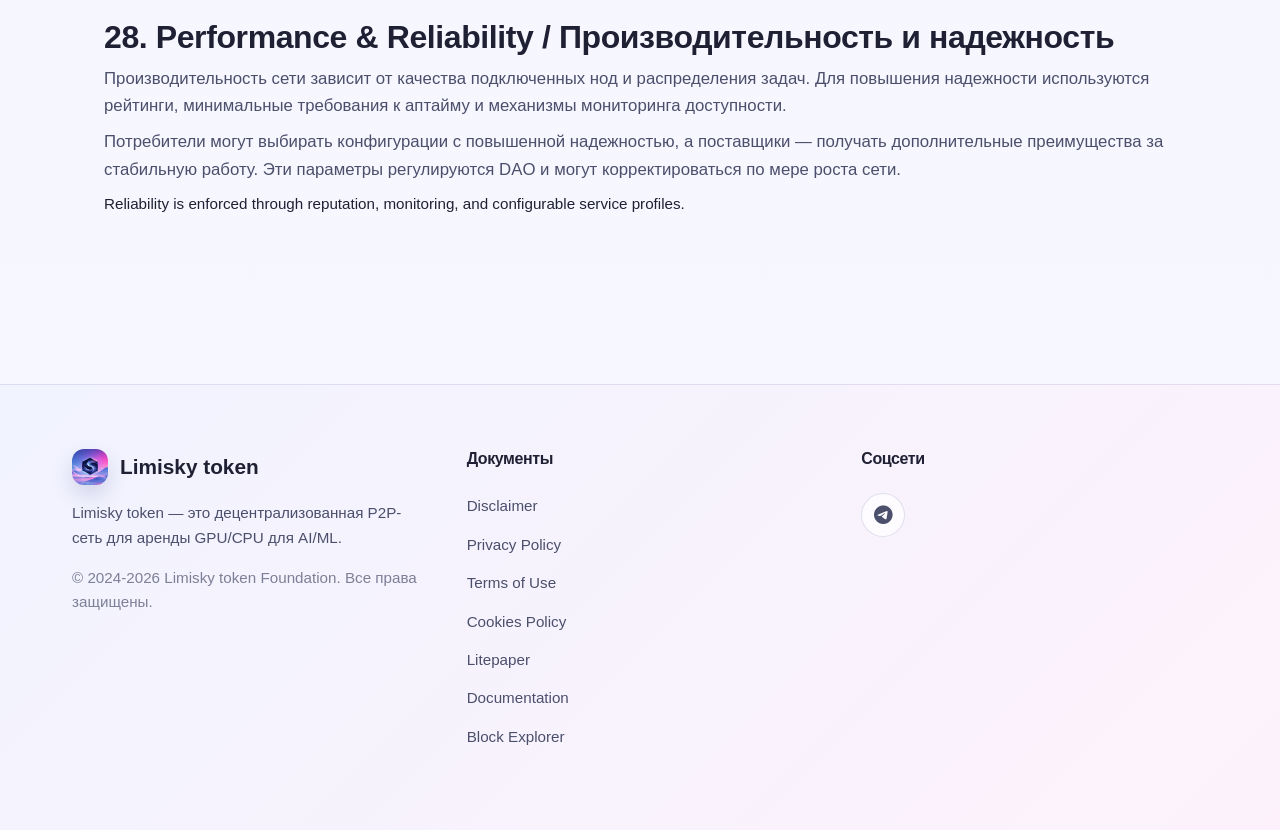
<file: litepaper/index.html>
﻿<!DOCTYPE html>
<html lang="ru">
<head>
    <meta charset="UTF-8">
    <meta name="viewport" content="width=device-width, initial-scale=1.0">
    <title>Limisky token LITEPAPER v1.2 — Limisky token</title>
    <link rel="stylesheet" href="../style.css">
    <link rel="stylesheet" href="https://cdnjs.cloudflare.com/ajax/libs/font-awesome/6.4.0/css/all.min.css">
    <style>
    .legal-page { padding: 120px 0 80px; position: relative; }
    .legal-meta { margin-top: 6px; color: var(--muted); font-size: 0.95rem; }
    .legal-section { margin-top: 22px; }
    .legal-section h2 { margin-bottom: 8px; }
    .legal-section h3 { margin-bottom: 8px; }
    .legal-section ul { margin: 8px 0 0 18px; }
    .legal-section ol { margin: 8px 0 0 18px; }
    .legal-section p { margin: 8px 0; }
    .legal-note { background: rgba(90, 99, 240, 0.08); border: 1px solid rgba(90, 99, 240, 0.25); padding: 14px 16px; border-radius: 12px; }
    .en { color: var(--muted); font-size: 0.95rem; }
    .watermark { position: fixed; inset: 0; pointer-events: none; z-index: 0; }
    .watermark span { position: absolute; font-size: 64px; font-weight: 700; opacity: 0.06; color: #ffffff; transform: rotate(-18deg); }
    .watermark .wm-1 { top: 12%; left: 5%; }
    .watermark .wm-2 { bottom: 8%; right: 6%; }
    .content-wrap { position: relative; z-index: 1; }
    .table { width: 100%; border-collapse: collapse; margin-top: 10px; }
    .table th, .table td { border: 1px solid rgba(255,255,255,0.12); padding: 10px; text-align: left; }
    .table th { background: rgba(90, 99, 240, 0.15); }
    code, pre { background: rgba(0,0,0,0.25); border-radius: 8px; }
    pre { padding: 12px; overflow: auto; }
    .search-bar { display: flex; gap: 10px; margin-top: 16px; }
    .search-bar input { flex: 1; padding: 12px; border-radius: 10px; border: 1px solid rgba(255,255,255,0.15); background: rgba(255,255,255,0.04); color: #fff; }
    .search-bar button { padding: 12px 16px; border-radius: 10px; border: none; background: #5a63f0; color: #fff; cursor: pointer; }
</style>
</head>
<body>
<header class="header">
    <nav class="navbar">
        <div class="container">
            <div class="nav-wrapper">
                <div class="logo">
                    <img src="../photo_2026-02-10_01-00-57.jpg" alt="Limisky token logo" width="36" height="36" loading="eager">
                    <span>Limisky token</span>
                </div>
                <ul class="nav-links">
                    <li><a href="../index.html">Home</a></li>
                    <li><a href="../index.html#hero">Airdrop</a></li>
                    <li><a href="../litepaper/index.html">Litepaper</a></li>
                    <li><a href="../docs/index.html">Docs</a></li>
                    <li><a href="../explorer/index.html">Explorer</a></li>
                </ul>
                <a href="https://t.me/limiskytoken_bot" class="btn btn-primary btn-nav" target="_blank">Telegram</a>
            </div>
        </div>
    </nav>
</header>
<div class="watermark">
    <span class="wm-1">Limisky token Foundation</span>
    <span class="wm-2">Все права защищены</span>
</div>
<main class="legal-page">
    <div class="container content-wrap">
        <h1 class="section-title">Limisky token LITEPAPER v1.2</h1>
        <p class="section-subtitle">Краткий технический обзор проекта.</p>
        <p class="legal-meta">Версия: v1.2 · Последнее обновление: 15 февраля 2025 года</p>
        <p class="legal-meta">Юрисдикция: Limisky token Foundation (Швейцария, некоммерческая организация). Токен: SKY (ERC-20 / Arbitrum).</p>
        <div class="legal-note"><strong>Легенда проекта:</strong> Limisky token — это децентрализованная P2P-сеть для аренды вычислительных мощностей GPU/CPU для AI/ML.</div>

        <section class="legal-section">
            <h2>Limisky token LITEPAPER v1.2 / ЛАЙТПЕПЕР</h2>
            <p class="en">A concise, technical overview of the Limisky token ecosystem for AI/ML compute.</p>
        </section>
        <section class="legal-section">
            <h3>1. Executive Summary / Резюме</h3>
            <p>Limisky token — это децентрализованная P2P-платформа аренды вычислительных мощностей GPU/CPU для AI/ML. Мы создаем рынок, где поставщики вычислений подключают свои ресурсы, а потребители получают гибкий доступ к вычислениям без зависимости от одного провайдера.</p>
            <p>Проблема рынка — дефицит GPU, высокая стоимость облачных сервисов, ограниченная доступность мощностей и риски цензуры. Limisky token решает эти проблемы через сеть независимых нод, прозрачные правила, репутацию и экономические стимулы, встроенные в смарт-контракты.</p>
            <p>Проект находится на стадии pre-mainnet и развивает инфраструктуру, API и механизмы безопасности. Любые сроки и параметры являются ориентировочными и могут изменяться.</p>
            <p class="en">Limisky token focuses on utility, transparency, and reliable access to compute without centralized gatekeepers.</p>
        </section>
        <section class="legal-section">
            <h3>2. Market Context / Контекст рынка</h3>
            <p>Спрос на вычислительные мощности растет вслед за развитием генеративного ИИ и масштабных ML-моделей. В традиционных облаках цена рассчитывается по премиальному тарифу, а доступ к топовым GPU может быть ограничен квотами и очередями.</p>
            <p>Сегмент ML/AI требует предсказуемых затрат, масштабирования в пиковые периоды и возможности использовать специализированные конфигурации. P2P-модель помогает снизить стоимость, расширить выбор оборудования и уменьшить зависимость от одного поставщика.</p>
            <p>Отдельная проблема — отсутствие прозрачности в стоимости и распределении ресурсов. Limisky token стремится обеспечить понятные тарифы, открытую статистику и конкуренцию между поставщиками.</p>
        </section>
        <section class="legal-section">
            <h3>3. Product Overview / Обзор продукта</h3>
            <p>Limisky token объединяет поставщиков и потребителей в единую сеть. Поставщики предоставляют ресурсы по параметрам (GPU модель, VRAM, CPU, RAM, storage). Потребители размещают запросы на вычисления, а Matching Engine подбирает оптимальные ноды по цене, доступности и репутации.</p>
            <p>Оплата происходит через Escrow-смарт-контракты. Платеж блокируется до подтверждения выполнения. Такая модель снижает риски невыполненных задач и формирует доверие в сети.</p>
            <p>Платформа поддерживает различные типы задач: обучение моделей, инференс, 3D-рендеринг, пакетная обработка данных и симуляции. В будущем планируются инструменты для гибридных задач с оркестрацией по нескольким нодам.</p>
        </section>
        <section class="legal-section">
            <h3>4. Use Cases / Сценарии использования</h3>
            <ul>
                <li>Обучение ML-моделей и fine-tuning.</li>
                <li>Инференс генеративных моделей (изображения, текст, аудио).</li>
                <li>Пакетная обработка данных и аналитика.</li>
                <li>3D/CGI рендеринг и симуляции.</li>
                <li>Гибридные сценарии для исследовательских лабораторий.</li>
            </ul>
            <p class="en">Limisky token targets flexible, on-demand compute for research and production workloads.</p>
        </section>
        <section class="legal-section">
            <h3>5. Architecture / Архитектура</h3>
            <p><strong>Слои:</strong> (1) смарт-контракты на Arbitrum для учета заказов и выплат, (2) вычислительные ноды с агентом Limisky token Node, (3) Matching Engine и API-шлюз, (4) пользовательский интерфейс и SDK.</p>
            <p><strong>Ноды:</strong> нода регистрируется в Registry, подтверждает характеристики и подключает мониторинг. Репутация зависит от доступности, качества выполнения и отзывов.</p>
            <p><strong>Control Plane:</strong> отвечает за создание заказов, маршрутизацию и биллинг. <strong>Data Plane:</strong> обеспечивает исполнение задач в контейнерах, изоляцию и мониторинг.</p>
            <p><strong>Proof-of-Work проверки:</strong> используются контрольные вычисления и подтверждение логов для проверки корректности исполнения задач.</p>
        </section>
        <section class="legal-section">
            <h3>6. Network Roles / Роли сети</h3>
            <ul>
                <li><strong>Поставщики</strong> — владельцы GPU/CPU, предоставляющие ресурсы.</li>
                <li><strong>Потребители</strong> — пользователи, размещающие заказы на вычисления.</li>
                <li><strong>Верификаторы</strong> — участники, подтверждающие корректность выполнения задач.</li>
                <li><strong>DAO-участники</strong> — держатели токенов, участвующие в управлении.</li>
            </ul>
        </section>
        <section class="legal-section">
            <h3>7. Rental Flow / Процесс аренды</h3>
            <ol>
                <li>Потребитель формирует запрос: тип GPU, объем VRAM, срок аренды, бюджет.</li>
                <li>Matching Engine подбирает ноду, согласовывает параметры и резервирует ресурсы.</li>
                <li>Платеж блокируется в Escrow и подтверждает заказ.</li>
                <li>Выполнение задачи фиксируется в логах, средства распределяются поставщику.</li>
            </ol>
        </section>
        <section class="legal-section">
            <h3>8. Security / Безопасность</h3>
            <p>В основе безопасности — сочетание смарт-контрактов, репутационной системы и мониторинга. Поставщики обязуются соблюдать минимальные требования по доступности. Для корпоративных клиентов доступен SLA по отдельному соглашению.</p>
            <p>Компоненты системы проходят тестирование, а критические изменения публикуются в документации. Однако в условиях pre-mainnet возможны изменения архитектуры и параметров.</p>
        </section>
        <section class="legal-section">
            <h3>9. Technical Stack / Технический стек</h3>
            <p>Вычислительные ноды работают в контейнерах, поддерживают стандартные драйверы GPU и библиотеки машинного обучения. Для оркестрации используется контейнерный рантайм и агент Limisky token Node, который контролирует доступ к ресурсам.</p>
            <p>В инфраструктуре предусмотрены механизмы мониторинга, логирования и базовой изоляции рабочих процессов. SDK и API рассчитаны на интеграции с CI/CD и ML-оркестраторами.</p>
            <p>Система поддерживает гибкие профили ресурсов, позволяя делить мощность между задачами и выравнивать нагрузку в условиях пикового спроса.</p>
        </section>
        <section class="legal-section">
            <h3>10. Data Handling / Работа с данными</h3>
            <p>Данные пользователя остаются под его контролем. Limisky token не использует пользовательские датасеты или модели для обучения собственных систем без явного согласия.</p>
            <p>Рекомендуется использовать шифрование, временные хранилища и удаление данных после завершения задач. Для корпоративных клиентов возможны дополнительные требования и политики.</p>
            <p>Логи исполнения задач могут храниться ограниченное время для поддержки и аудита качества, после чего анонимизируются.</p>
        </section>
        <section class="legal-section">
            <h3>11. Tokenomics / Токеномика</h3>
            <p><strong>Тикер:</strong> SKY. <strong>Стандарт:</strong> ERC-20. <strong>Сеть:</strong> Arbitrum. <strong>Эмиссия:</strong> 1,000,000,000 SKY (фиксированная).</p>
            <table class="table">
                <thead>
                    <tr><th>Категория</th><th>Доля</th><th>Объем</th><th>Комментарий</th></tr>
                </thead>
                <tbody>
                    <tr><td>Airdrop</td><td>25%</td><td>250,000,000</td><td>Распределение среди сообщества</td></tr>
                    <tr><td>Staking Rewards</td><td>30%</td><td>300,000,000</td><td>Вознаграждение поставщиков</td></tr>
                    <tr><td>Команда</td><td>15%</td><td>150,000,000</td><td>Вестинг 3 года</td></tr>
                    <tr><td>Казна</td><td>20%</td><td>200,000,000</td><td>Развитие, гранты, ликвидность</td></tr>
                    <tr><td>Приватный раунд</td><td>10%</td><td>100,000,000</td><td>Ранние инвесторы</td></tr>
                </tbody>
            </table>
            <p><strong>Инфляция:</strong> 0%. Дефляционные механизмы включают сжигание части комиссий и оптимизацию расходов сети.</p>
        </section>
        <section class="legal-section">
            <h3>12. Utility / Полезность токена</h3>
            <ul>
                <li>Оплата аренды GPU/CPU и комиссий сети.</li>
                <li>Стейкинг для поставщиков, повышающий приоритет выдачи заказов.</li>
                <li>Участие в DAO-голосованиях по параметрам сети.</li>
                <li>Скидки на комиссии при оплате в SKY.</li>
            </ul>
            <p class="en">The token is designed for utility within the network and does not represent investment rights.</p>
        </section>
        <section class="legal-section">
            <h3>13. Incentive Model / Модель стимулов</h3>
            <p>Поставщики нод получают вознаграждение в SKY за фактическое использование их ресурсов. Модель стимулирует стабильность, поскольку длительная доступность повышает репутацию и частоту заказов.</p>
            <p>При нарушении условий доступности или качества исполнения могут применяться штрафные механизмы (slashing) или снижение репутации. Эти параметры определяются DAO и могут корректироваться.</p>
        </section>
        <section class="legal-section">
            <h3>14. Fees & Treasury / Комиссии и казна</h3>
            <p>Сеть взимает сервисную комиссию, часть которой направляется в казну для финансирования грантов, развития инфраструктуры и поддержания безопасности. Часть комиссий может быть сожжена для поддержания дефляционной модели.</p>
            <p>Расходы казны публикуются в отчетах и доступны в документации, насколько это применимо.</p>
        </section>
        <section class="legal-section">
            <h3>15. Governance / Управление</h3>
            <p>Управление сетью реализуется через DAO-механизмы. Владельцы токенов могут участвовать в голосованиях, касающихся параметров тарификации, стейкинга, грантов и правил сети. Решения принимаются на основе заранее определенных процедур и кворума.</p>
            <p>DAO не гарантирует неизменность параметров сети. Любые изменения публикуются в официальных каналах.</p>
        </section>
        <section class="legal-section">
            <h3>16. Airdrop / Airdrop-кампания</h3>
            <p>Airdrop является маркетинговой программой и не гарантирует получение токенов. Процедуры распределения могут включать проверки на мультиаккаунты, анти-сибил меры и требования к активности.</p>
            <p>Условия Airdrop могут меняться, включая объемы распределения и критерии отбора.</p>
        </section>
        <section class="legal-section">
            <h3>17. Roadmap / Дорожная карта</h3>
            <p>Все сроки ориентировочные и могут изменяться без уведомления.</p>
            <table class="table">
                <thead>
                    <tr><th>Период</th><th>Ключевые вехи</th></tr>
                </thead>
                <tbody>
                    <tr><td>Q2 2025</td><td>Расширение testnet, улучшение Matching Engine, закрытое тестирование SLA</td></tr>
                    <tr><td>Q3 2025</td><td>Публичные ноды, запуск репутационной системы, SDK для интеграций</td></tr>
                    <tr><td>Q4 2025</td><td>Аудиты, подготовка mainnet, стабилизация API и документации</td></tr>
                    <tr><td>Q1 2026</td><td>Ориентировочный запуск mainnet и масштабирование сети</td></tr>
                </tbody>
            </table>
        </section>
        <section class="legal-section">
            <h3>18. Team & Advisors / Команда и советники</h3>
            <p>Команда объединяет специалистов в области облачных вычислений, блокчейна и ML-инфраструктуры. Публичные профили доступны по запросу.</p>
            <ul>
                <li><strong>Алексей Воронов</strong> — Founder & CEO, 12+ лет в облачных технологиях.</li>
                <li><strong>Майкл Чен</strong> — CTO, опыт в распределенных системах и AI/ML инфраструктуре.</li>
                <li><strong>София Ларсен</strong> — Head of BD, партнерства в сфере AI и HPC.</li>
                <li><strong>Советники:</strong> эксперты по блокчейн-аудиту, GPU-инфраструктуре и продуктовой стратегии.</li>
            </ul>
        </section>
        <section class="legal-section">
            <h3>19. Partners / Партнеры</h3>
            <p>Партнерская экосистема находится в развитии. Ниже приведены примеры партнеров по направлениям.</p>
            <ul>
                <li>NovaCompute Labs</li>
                <li>Helios ML Cloud</li>
                <li>Arcadia Research Group</li>
                <li>VectorForge Studio</li>
                <li>Orion Data Systems</li>
                <li>Stellar HPC Alliance</li>
            </ul>
        </section>
        <section class="legal-section">
            <h3>20. Community & Grants / Сообщество и гранты</h3>
            <p>Limisky token поддерживает разработчиков и исследователей через грантовые программы. Приоритет отдается инструментам, повышающим качество вычислений, безопасность и доступность сети.</p>
            <p>Условия грантов публикуются отдельно и могут включать отчетность по использованию средств.</p>
        </section>
        <section class="legal-section">
            <h3>21. Economic Sustainability / Экономическая устойчивость</h3>
            <p>Экономика сети построена так, чтобы стимулировать долгосрочную доступность ресурсов. Комиссии и стейкинг должны покрывать операционные расходы и обеспечивать устойчивое развитие.</p>
            <p>Сеть ориентирована на баланс между интересами поставщиков и потребителей, сохраняя конкурентные цены и достаточную мотивацию для подключения мощностей.</p>
        </section>
        <section class="legal-section">
            <h3>22. Compliance / Юридические аспекты</h3>
            <p>Limisky token Foundation зарегистрирована в Швейцарии как некоммерческая организация. Проект соблюдает применимые требования к защите данных и ограничивает доступ в запрещенных юрисдикциях.</p>
            <p>Токен SKY является утилитарным и предназначен исключительно для доступа к услугам сети.</p>
        </section>
        <section class="legal-section">
            <h3>23. Risk Factors / Риски</h3>
            <p>Проект подвержен рыночным, технологическим и регуляторным рискам. Участники сети должны учитывать риски волатильности токена, доступности нод, изменений правового режима и технических сбоев.</p>
        </section>
        <section class="legal-section">
            <h3>24. Disclaimer / Отказ от ответственности</h3>
            <p>Настоящий документ носит информационный характер и не является офертой или инвестиционной рекомендацией. Limisky token Foundation не гарантирует доходность, рост стоимости токена или ликвидность. Параметры сети могут меняться в процессе развития проекта.</p>
        </section>
        <section class="legal-section">
            <h3>25. Integrations & SDK / Интеграции и SDK</h3>
            <p>SDK позволяет интегрировать Limisky token в существующие ML-пайплайны. Планируются модули для Python, CLI и интеграции с популярными фреймворками оркестрации задач.</p>
            <p>Для разработчиков доступны примеры, шаблоны окружений и базовые инструменты мониторинга.</p>
        </section>
        <section class="legal-section">
            <h3>26. Operational Considerations / Операционные аспекты</h3>
            <p>Поставщики обязуются обеспечивать стабильную сеть и поддерживать актуальные драйверы. Для защиты от перегрузки предусмотрены лимиты на количество одновременных задач.</p>
            <p>Потребители могут выбирать ноды по уровням надежности и рейтингу, используя фильтры в интерфейсе.</p>
        </section>
        <section class="legal-section">
            <h3>27. Responsible Use / Ответственное использование</h3>
            <p>Пользователи обязуются соблюдать применимое законодательство и не использовать вычислительные мощности для вредоносных действий, включая атаки на инфраструктуру и нарушения прав третьих лиц.</p>
            <p>Limisky token оставляет за собой право ограничивать доступ при выявлении нарушений.</p>
        </section>
        <section class="legal-section">
            <h3>28. Performance & Reliability / Производительность и надежность</h3>
            <p>Производительность сети зависит от качества подключенных нод и распределения задач. Для повышения надежности используются рейтинги, минимальные требования к аптайму и механизмы мониторинга доступности.</p>
            <p>Потребители могут выбирать конфигурации с повышенной надежностью, а поставщики — получать дополнительные преимущества за стабильную работу. Эти параметры регулируются DAO и могут корректироваться по мере роста сети.</p>
            <p class="en">Reliability is enforced through reputation, monitoring, and configurable service profiles.</p>
        </section>
    </div>
</main>
<footer class="footer">
    <div class="container">
        <div class="footer-content">
            <div class="footer-column">
                <div class="footer-logo">
                    <img src="../photo_2026-02-10_01-00-57.jpg" alt="Limisky token logo" width="36" height="36" loading="lazy">
                    <span>Limisky token</span>
                </div>
                <p>Limisky token — это децентрализованная P2P-сеть для аренды GPU/CPU для AI/ML.</p>
                <p class="copyright">&copy; 2024-2026 Limisky token Foundation. Все права защищены.</p>
            </div>
            <div class="footer-column">
                <h4>Документы</h4>
                <ul>
                    <li><a href="../disclaimer/index.html">Disclaimer</a></li>
                    <li><a href="../privacy-policy/index.html">Privacy Policy</a></li>
                    <li><a href="../terms-of-use/index.html">Terms of Use</a></li>
                    <li><a href="../cookies-policy/index.html">Cookies Policy</a></li>
                    <li><a href="../litepaper/index.html">Litepaper</a></li>
                    <li><a href="../docs/index.html">Documentation</a></li>
                    <li><a href="../explorer/index.html">Block Explorer</a></li>
                </ul>
            </div>
            <div class="footer-column">
                <h4>Соцсети</h4>
                <div class="social-links">
                    <a href="https://t.me/limiskytoken_Crypto_Official" title="Telegram" target="_blank"><i class="fab fa-telegram"></i></a>
                                    </div>
            </div>
        </div>
    </div>
</footer>
</body>
</html>
</file>
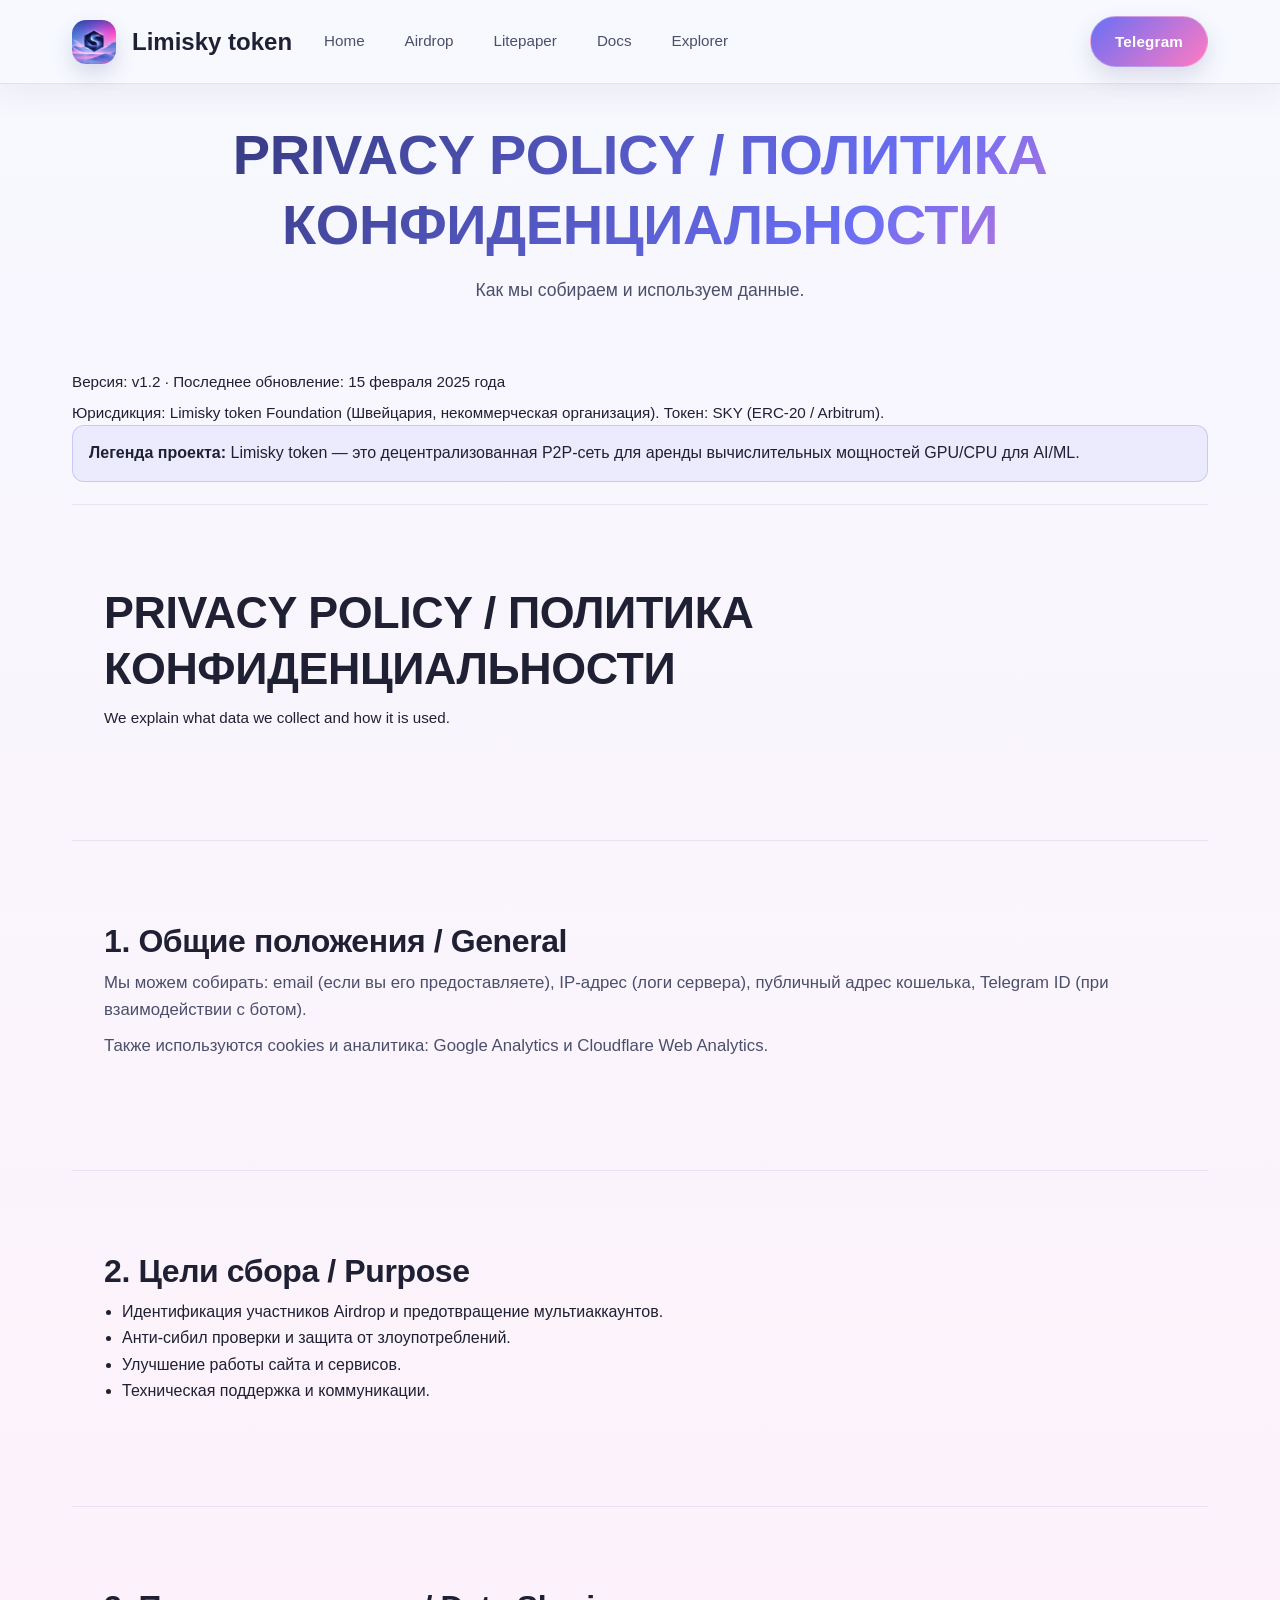
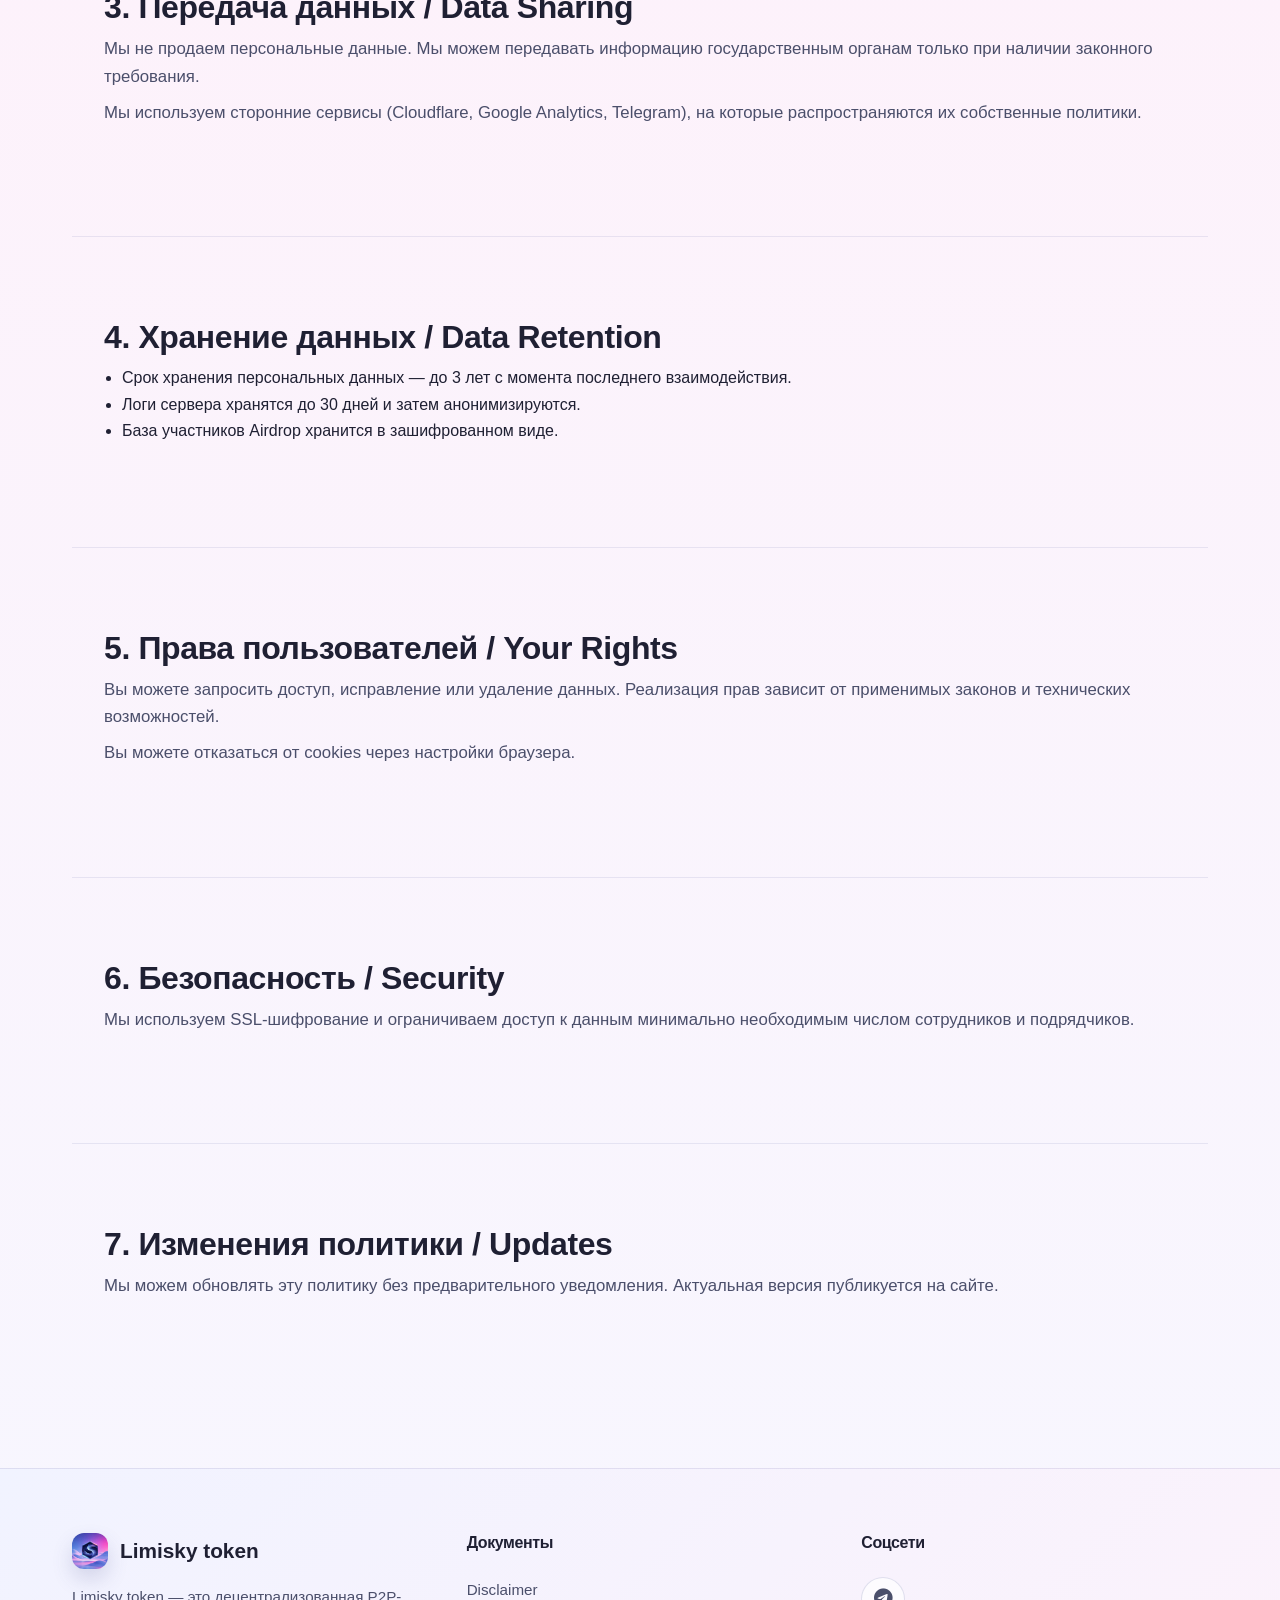
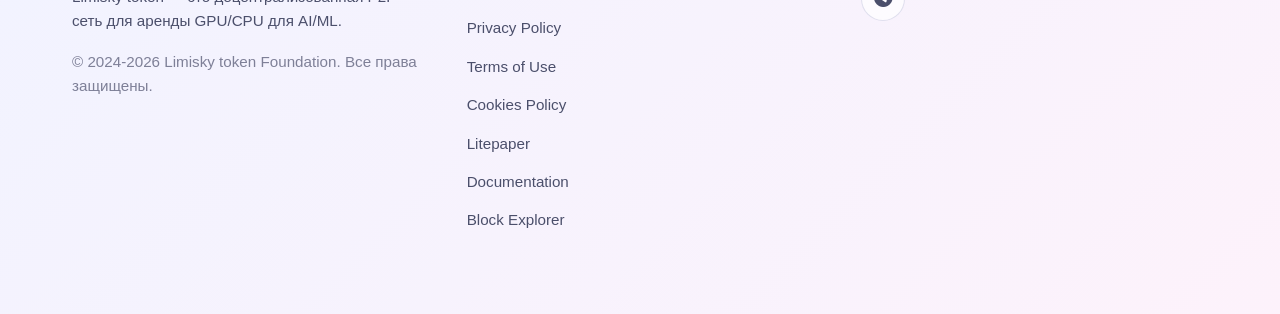
<file: privacy-policy/index.html>
﻿<!DOCTYPE html>
<html lang="ru">
<head>
    <meta charset="UTF-8">
    <meta name="viewport" content="width=device-width, initial-scale=1.0">
    <title>PRIVACY POLICY / ПОЛИТИКА КОНФИДЕНЦИАЛЬНОСТИ — Limisky token</title>
    <link rel="stylesheet" href="../style.css">
    <link rel="stylesheet" href="https://cdnjs.cloudflare.com/ajax/libs/font-awesome/6.4.0/css/all.min.css">
    <style>
    .legal-page { padding: 120px 0 80px; position: relative; }
    .legal-meta { margin-top: 6px; color: var(--muted); font-size: 0.95rem; }
    .legal-section { margin-top: 22px; }
    .legal-section h2 { margin-bottom: 8px; }
    .legal-section h3 { margin-bottom: 8px; }
    .legal-section ul { margin: 8px 0 0 18px; }
    .legal-section ol { margin: 8px 0 0 18px; }
    .legal-section p { margin: 8px 0; }
    .legal-note { background: rgba(90, 99, 240, 0.08); border: 1px solid rgba(90, 99, 240, 0.25); padding: 14px 16px; border-radius: 12px; }
    .en { color: var(--muted); font-size: 0.95rem; }
    .watermark { position: fixed; inset: 0; pointer-events: none; z-index: 0; }
    .watermark span { position: absolute; font-size: 64px; font-weight: 700; opacity: 0.06; color: #ffffff; transform: rotate(-18deg); }
    .watermark .wm-1 { top: 12%; left: 5%; }
    .watermark .wm-2 { bottom: 8%; right: 6%; }
    .content-wrap { position: relative; z-index: 1; }
    .table { width: 100%; border-collapse: collapse; margin-top: 10px; }
    .table th, .table td { border: 1px solid rgba(255,255,255,0.12); padding: 10px; text-align: left; }
    .table th { background: rgba(90, 99, 240, 0.15); }
    code, pre { background: rgba(0,0,0,0.25); border-radius: 8px; }
    pre { padding: 12px; overflow: auto; }
    .search-bar { display: flex; gap: 10px; margin-top: 16px; }
    .search-bar input { flex: 1; padding: 12px; border-radius: 10px; border: 1px solid rgba(255,255,255,0.15); background: rgba(255,255,255,0.04); color: #fff; }
    .search-bar button { padding: 12px 16px; border-radius: 10px; border: none; background: #5a63f0; color: #fff; cursor: pointer; }
</style>
</head>
<body>
<header class="header">
    <nav class="navbar">
        <div class="container">
            <div class="nav-wrapper">
                <div class="logo">
                    <img src="../photo_2026-02-10_01-00-57.jpg" alt="Limisky token logo" width="36" height="36" loading="eager">
                    <span>Limisky token</span>
                </div>
                <ul class="nav-links">
                    <li><a href="../index.html">Home</a></li>
                    <li><a href="../index.html#hero">Airdrop</a></li>
                    <li><a href="../litepaper/index.html">Litepaper</a></li>
                    <li><a href="../docs/index.html">Docs</a></li>
                    <li><a href="../explorer/index.html">Explorer</a></li>
                </ul>
                <a href="https://t.me/limiskytoken_bot" class="btn btn-primary btn-nav" target="_blank">Telegram</a>
            </div>
        </div>
    </nav>
</header>
<div class="watermark">
    <span class="wm-1">Limisky token Foundation</span>
    <span class="wm-2">Все права защищены</span>
</div>
<main class="legal-page">
    <div class="container content-wrap">
        <h1 class="section-title">PRIVACY POLICY / ПОЛИТИКА КОНФИДЕНЦИАЛЬНОСТИ</h1>
        <p class="section-subtitle">Как мы собираем и используем данные.</p>
        <p class="legal-meta">Версия: v1.2 · Последнее обновление: 15 февраля 2025 года</p>
        <p class="legal-meta">Юрисдикция: Limisky token Foundation (Швейцария, некоммерческая организация). Токен: SKY (ERC-20 / Arbitrum).</p>
        <div class="legal-note"><strong>Легенда проекта:</strong> Limisky token — это децентрализованная P2P-сеть для аренды вычислительных мощностей GPU/CPU для AI/ML.</div>

        <section class="legal-section">
            <h2>PRIVACY POLICY / ПОЛИТИКА КОНФИДЕНЦИАЛЬНОСТИ</h2>
            <p class="en">We explain what data we collect and how it is used.</p>
        </section>
        <section class="legal-section">
            <h3>1. Общие положения / General</h3>
            <p>Мы можем собирать: email (если вы его предоставляете), IP-адрес (логи сервера), публичный адрес кошелька, Telegram ID (при взаимодействии с ботом).</p>
            <p>Также используются cookies и аналитика: Google Analytics и Cloudflare Web Analytics.</p>
        </section>
        <section class="legal-section">
            <h3>2. Цели сбора / Purpose</h3>
            <ul>
                <li>Идентификация участников Airdrop и предотвращение мультиаккаунтов.</li>
                <li>Анти-сибил проверки и защита от злоупотреблений.</li>
                <li>Улучшение работы сайта и сервисов.</li>
                <li>Техническая поддержка и коммуникации.</li>
            </ul>
        </section>
        <section class="legal-section">
            <h3>3. Передача данных / Data Sharing</h3>
            <p>Мы не продаем персональные данные. Мы можем передавать информацию государственным органам только при наличии законного требования.</p>
            <p>Мы используем сторонние сервисы (Cloudflare, Google Analytics, Telegram), на которые распространяются их собственные политики.</p>
        </section>
        <section class="legal-section">
            <h3>4. Хранение данных / Data Retention</h3>
            <ul>
                <li>Срок хранения персональных данных — до 3 лет с момента последнего взаимодействия.</li>
                <li>Логи сервера хранятся до 30 дней и затем анонимизируются.</li>
                <li>База участников Airdrop хранится в зашифрованном виде.</li>
            </ul>
        </section>
        <section class="legal-section">
            <h3>5. Права пользователей / Your Rights</h3>
            <p>Вы можете запросить доступ, исправление или удаление данных. Реализация прав зависит от применимых законов и технических возможностей.</p>
            <p>Вы можете отказаться от cookies через настройки браузера.</p>
        </section>
        <section class="legal-section">
            <h3>6. Безопасность / Security</h3>
            <p>Мы используем SSL-шифрование и ограничиваем доступ к данным минимально необходимым числом сотрудников и подрядчиков.</p>
        </section>
        <section class="legal-section">
            <h3>7. Изменения политики / Updates</h3>
            <p>Мы можем обновлять эту политику без предварительного уведомления. Актуальная версия публикуется на сайте.</p>
        </section>
    </div>
</main>
<footer class="footer">
    <div class="container">
        <div class="footer-content">
            <div class="footer-column">
                <div class="footer-logo">
                    <img src="../photo_2026-02-10_01-00-57.jpg" alt="Limisky token logo" width="36" height="36" loading="lazy">
                    <span>Limisky token</span>
                </div>
                <p>Limisky token — это децентрализованная P2P-сеть для аренды GPU/CPU для AI/ML.</p>
                <p class="copyright">&copy; 2024-2026 Limisky token Foundation. Все права защищены.</p>
            </div>
            <div class="footer-column">
                <h4>Документы</h4>
                <ul>
                    <li><a href="../disclaimer/index.html">Disclaimer</a></li>
                    <li><a href="../privacy-policy/index.html">Privacy Policy</a></li>
                    <li><a href="../terms-of-use/index.html">Terms of Use</a></li>
                    <li><a href="../cookies-policy/index.html">Cookies Policy</a></li>
                    <li><a href="../litepaper/index.html">Litepaper</a></li>
                    <li><a href="../docs/index.html">Documentation</a></li>
                    <li><a href="../explorer/index.html">Block Explorer</a></li>
                </ul>
            </div>
            <div class="footer-column">
                <h4>Соцсети</h4>
                <div class="social-links">
                    <a href="https://t.me/limiskytoken_Crypto_Official" title="Telegram" target="_blank"><i class="fab fa-telegram"></i></a>
                                    </div>
            </div>
        </div>
    </div>
</footer>
</body>
</html>
</file>
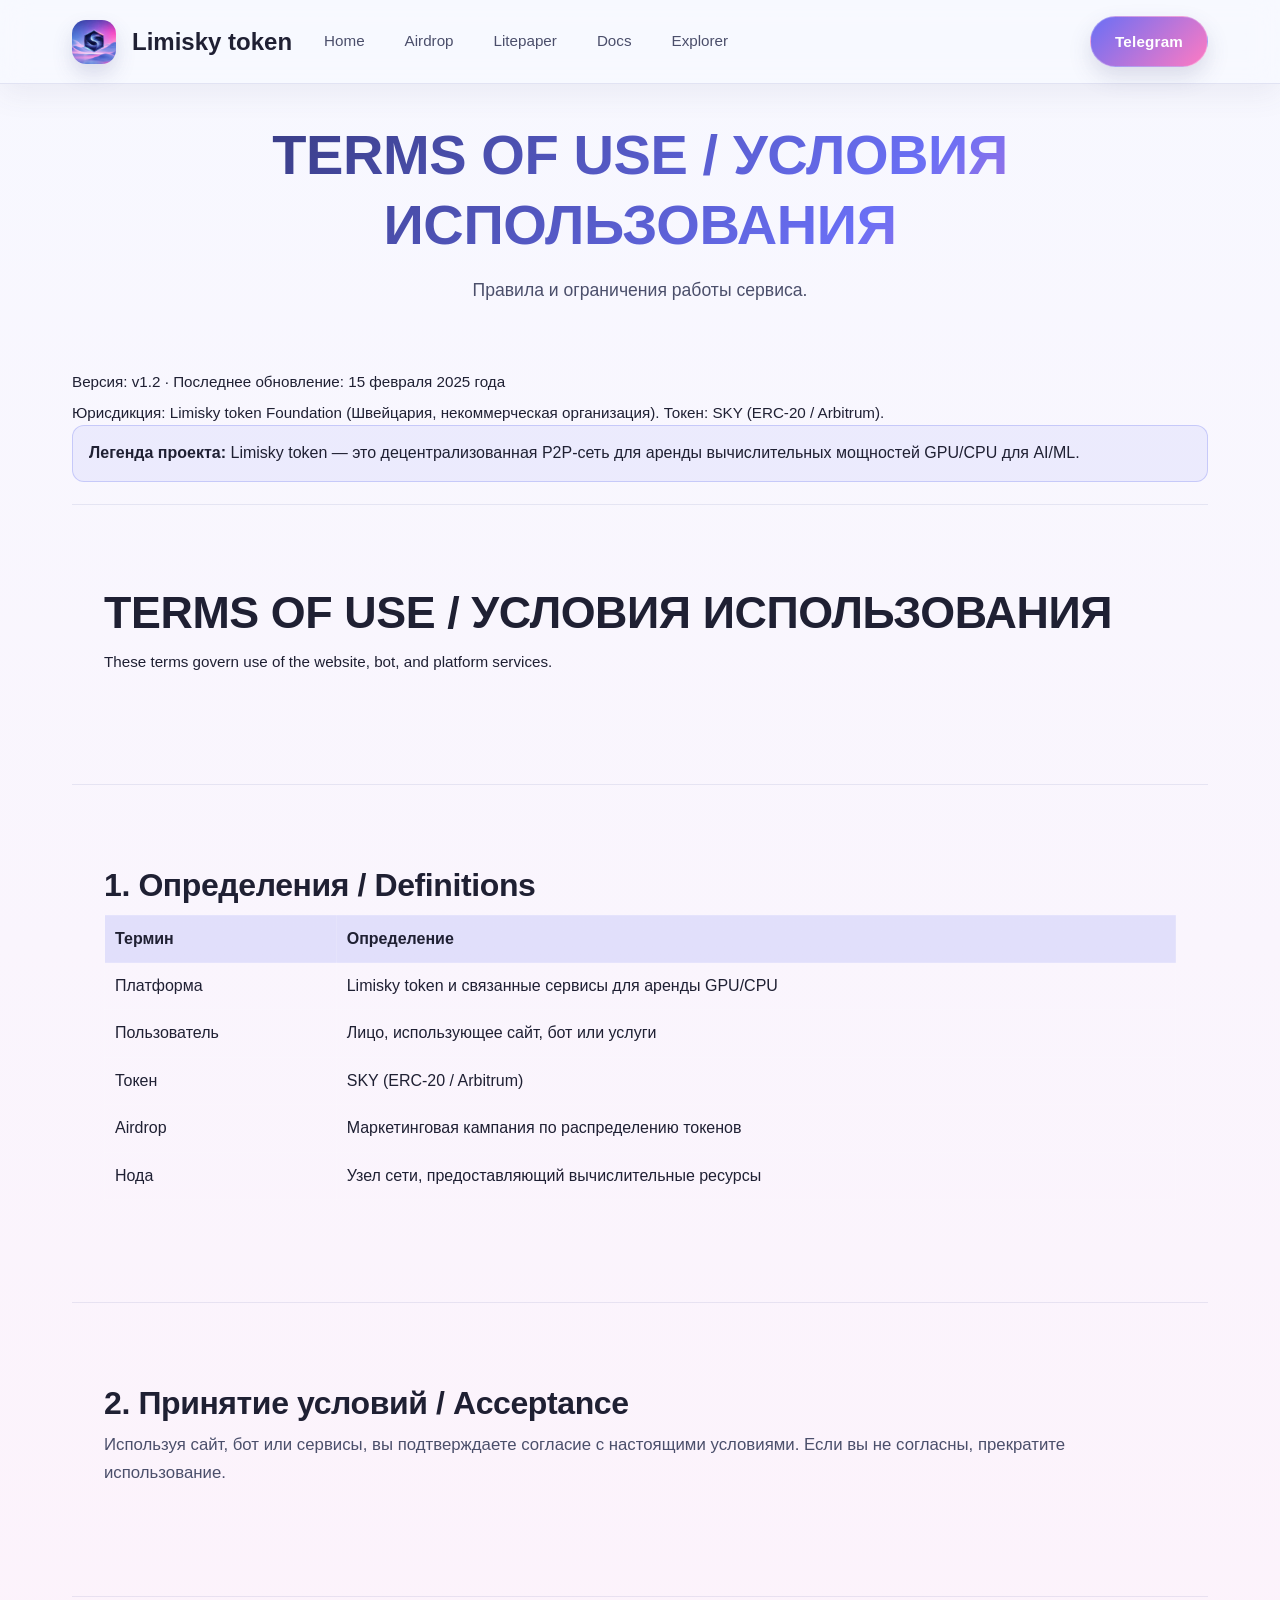
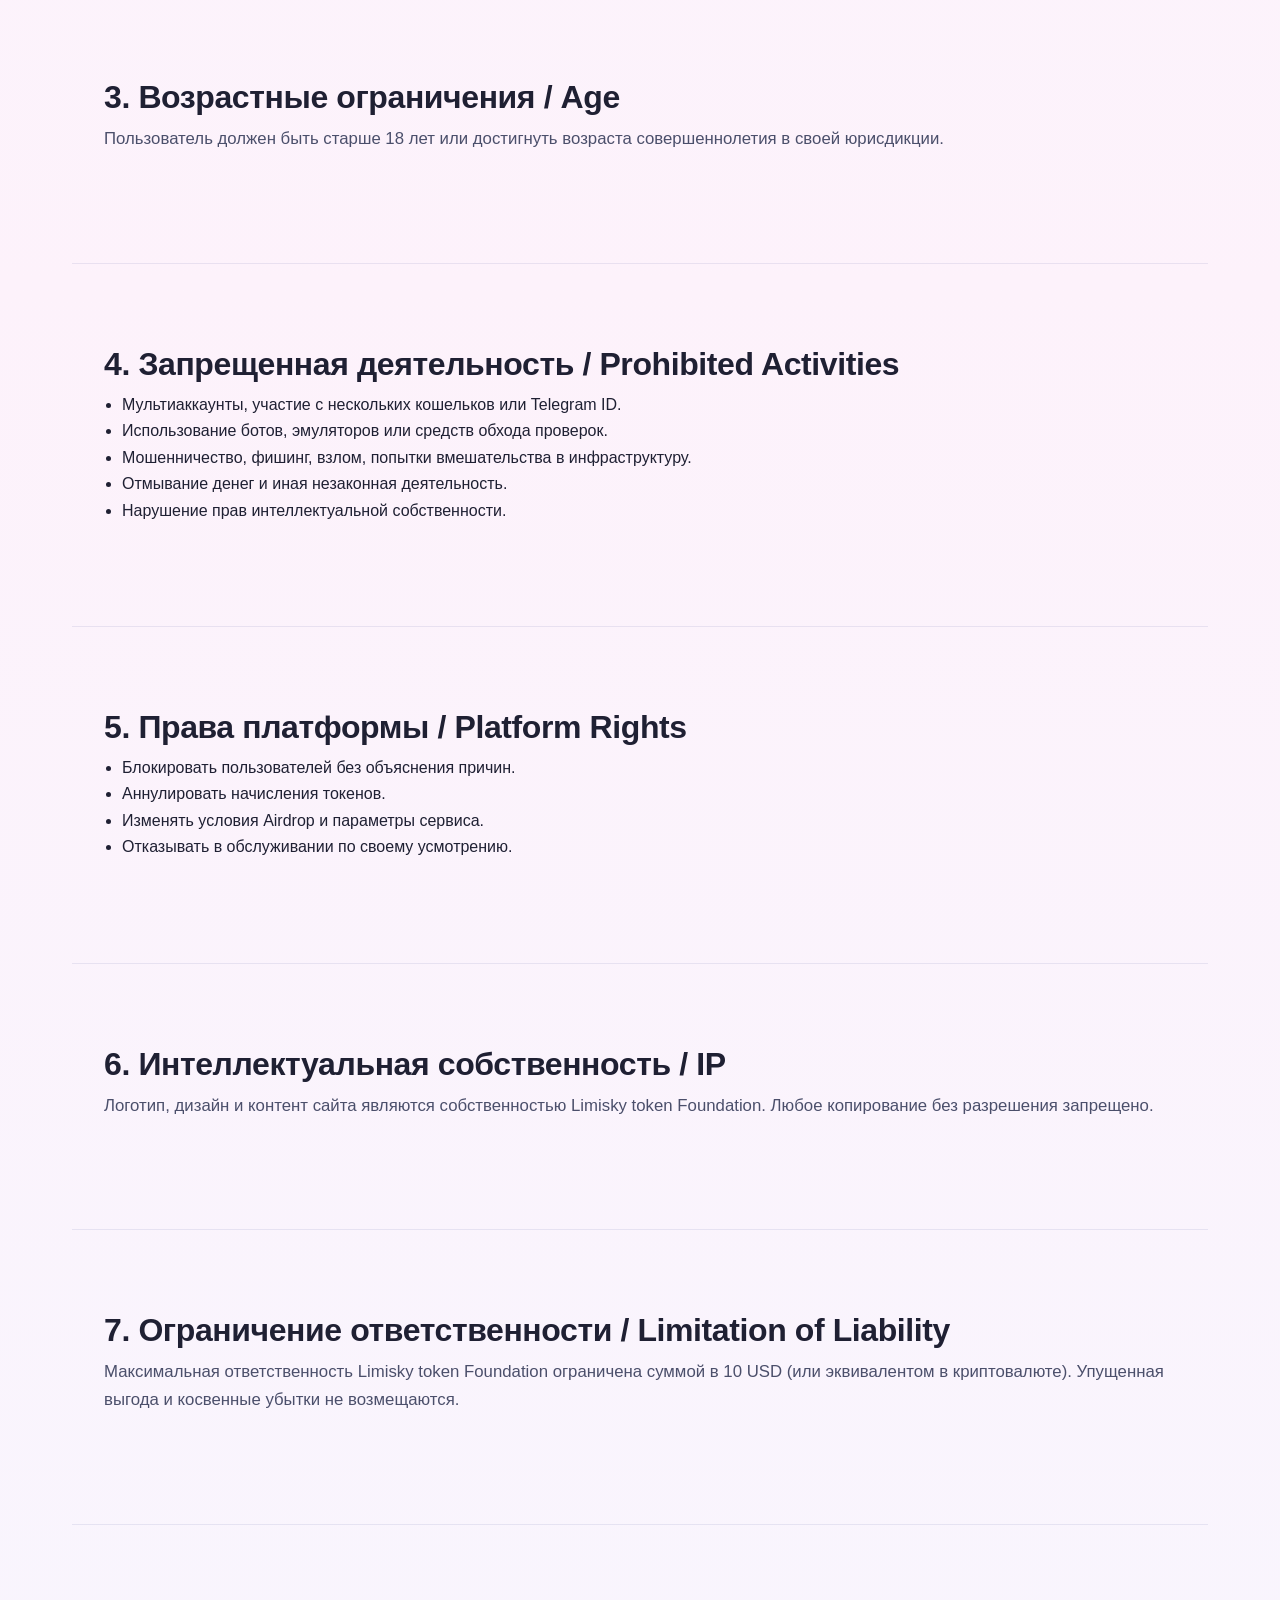
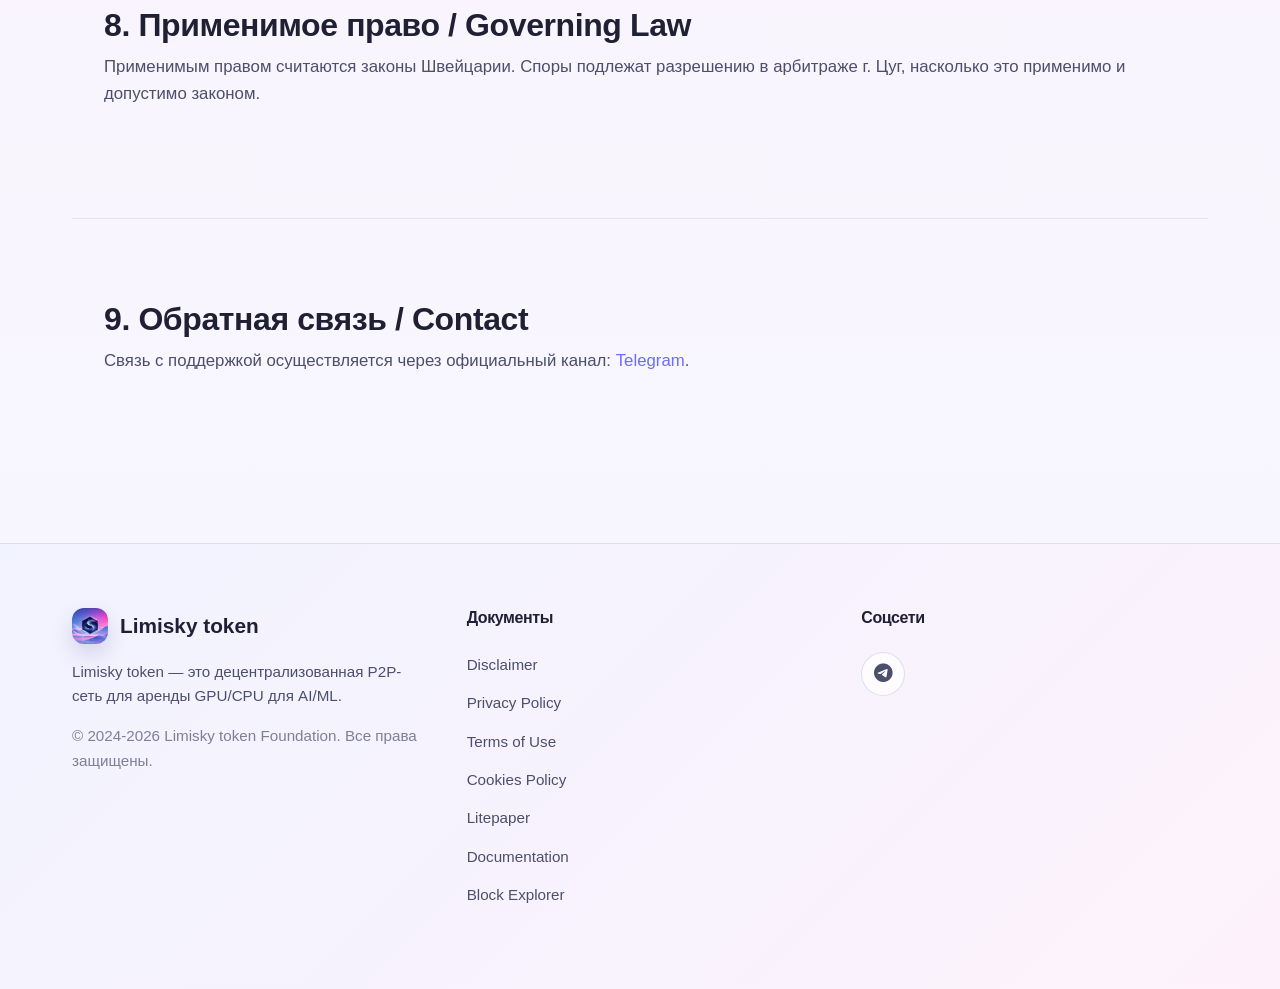
<file: terms-of-use/index.html>
﻿<!DOCTYPE html>
<html lang="ru">
<head>
    <meta charset="UTF-8">
    <meta name="viewport" content="width=device-width, initial-scale=1.0">
    <title>TERMS OF USE / УСЛОВИЯ ИСПОЛЬЗОВАНИЯ — Limisky token</title>
    <link rel="stylesheet" href="../style.css">
    <link rel="stylesheet" href="https://cdnjs.cloudflare.com/ajax/libs/font-awesome/6.4.0/css/all.min.css">
    <style>
    .legal-page { padding: 120px 0 80px; position: relative; }
    .legal-meta { margin-top: 6px; color: var(--muted); font-size: 0.95rem; }
    .legal-section { margin-top: 22px; }
    .legal-section h2 { margin-bottom: 8px; }
    .legal-section h3 { margin-bottom: 8px; }
    .legal-section ul { margin: 8px 0 0 18px; }
    .legal-section ol { margin: 8px 0 0 18px; }
    .legal-section p { margin: 8px 0; }
    .legal-note { background: rgba(90, 99, 240, 0.08); border: 1px solid rgba(90, 99, 240, 0.25); padding: 14px 16px; border-radius: 12px; }
    .en { color: var(--muted); font-size: 0.95rem; }
    .watermark { position: fixed; inset: 0; pointer-events: none; z-index: 0; }
    .watermark span { position: absolute; font-size: 64px; font-weight: 700; opacity: 0.06; color: #ffffff; transform: rotate(-18deg); }
    .watermark .wm-1 { top: 12%; left: 5%; }
    .watermark .wm-2 { bottom: 8%; right: 6%; }
    .content-wrap { position: relative; z-index: 1; }
    .table { width: 100%; border-collapse: collapse; margin-top: 10px; }
    .table th, .table td { border: 1px solid rgba(255,255,255,0.12); padding: 10px; text-align: left; }
    .table th { background: rgba(90, 99, 240, 0.15); }
    code, pre { background: rgba(0,0,0,0.25); border-radius: 8px; }
    pre { padding: 12px; overflow: auto; }
    .search-bar { display: flex; gap: 10px; margin-top: 16px; }
    .search-bar input { flex: 1; padding: 12px; border-radius: 10px; border: 1px solid rgba(255,255,255,0.15); background: rgba(255,255,255,0.04); color: #fff; }
    .search-bar button { padding: 12px 16px; border-radius: 10px; border: none; background: #5a63f0; color: #fff; cursor: pointer; }
</style>
</head>
<body>
<header class="header">
    <nav class="navbar">
        <div class="container">
            <div class="nav-wrapper">
                <div class="logo">
                    <img src="../photo_2026-02-10_01-00-57.jpg" alt="Limisky token logo" width="36" height="36" loading="eager">
                    <span>Limisky token</span>
                </div>
                <ul class="nav-links">
                    <li><a href="../index.html">Home</a></li>
                    <li><a href="../index.html#hero">Airdrop</a></li>
                    <li><a href="../litepaper/index.html">Litepaper</a></li>
                    <li><a href="../docs/index.html">Docs</a></li>
                    <li><a href="../explorer/index.html">Explorer</a></li>
                </ul>
                <a href="https://t.me/limiskytoken_bot" class="btn btn-primary btn-nav" target="_blank">Telegram</a>
            </div>
        </div>
    </nav>
</header>
<div class="watermark">
    <span class="wm-1">Limisky token Foundation</span>
    <span class="wm-2">Все права защищены</span>
</div>
<main class="legal-page">
    <div class="container content-wrap">
        <h1 class="section-title">TERMS OF USE / УСЛОВИЯ ИСПОЛЬЗОВАНИЯ</h1>
        <p class="section-subtitle">Правила и ограничения работы сервиса.</p>
        <p class="legal-meta">Версия: v1.2 · Последнее обновление: 15 февраля 2025 года</p>
        <p class="legal-meta">Юрисдикция: Limisky token Foundation (Швейцария, некоммерческая организация). Токен: SKY (ERC-20 / Arbitrum).</p>
        <div class="legal-note"><strong>Легенда проекта:</strong> Limisky token — это децентрализованная P2P-сеть для аренды вычислительных мощностей GPU/CPU для AI/ML.</div>

        <section class="legal-section">
            <h2>TERMS OF USE / УСЛОВИЯ ИСПОЛЬЗОВАНИЯ</h2>
            <p class="en">These terms govern use of the website, bot, and platform services.</p>
        </section>
        <section class="legal-section">
            <h3>1. Определения / Definitions</h3>
            <table class="table">
                <thead>
                    <tr><th>Термин</th><th>Определение</th></tr>
                </thead>
                <tbody>
                    <tr><td>Платформа</td><td>Limisky token и связанные сервисы для аренды GPU/CPU</td></tr>
                    <tr><td>Пользователь</td><td>Лицо, использующее сайт, бот или услуги</td></tr>
                    <tr><td>Токен</td><td>SKY (ERC-20 / Arbitrum)</td></tr>
                    <tr><td>Airdrop</td><td>Маркетинговая кампания по распределению токенов</td></tr>
                    <tr><td>Нода</td><td>Узел сети, предоставляющий вычислительные ресурсы</td></tr>
                </tbody>
            </table>
        </section>
        <section class="legal-section">
            <h3>2. Принятие условий / Acceptance</h3>
            <p>Используя сайт, бот или сервисы, вы подтверждаете согласие с настоящими условиями. Если вы не согласны, прекратите использование.</p>
        </section>
        <section class="legal-section">
            <h3>3. Возрастные ограничения / Age</h3>
            <p>Пользователь должен быть старше 18 лет или достигнуть возраста совершеннолетия в своей юрисдикции.</p>
        </section>
        <section class="legal-section">
            <h3>4. Запрещенная деятельность / Prohibited Activities</h3>
            <ul>
                <li>Мультиаккаунты, участие с нескольких кошельков или Telegram ID.</li>
                <li>Использование ботов, эмуляторов или средств обхода проверок.</li>
                <li>Мошенничество, фишинг, взлом, попытки вмешательства в инфраструктуру.</li>
                <li>Отмывание денег и иная незаконная деятельность.</li>
                <li>Нарушение прав интеллектуальной собственности.</li>
            </ul>
        </section>
        <section class="legal-section">
            <h3>5. Права платформы / Platform Rights</h3>
            <ul>
                <li>Блокировать пользователей без объяснения причин.</li>
                <li>Аннулировать начисления токенов.</li>
                <li>Изменять условия Airdrop и параметры сервиса.</li>
                <li>Отказывать в обслуживании по своему усмотрению.</li>
            </ul>
        </section>
        <section class="legal-section">
            <h3>6. Интеллектуальная собственность / IP</h3>
            <p>Логотип, дизайн и контент сайта являются собственностью Limisky token Foundation. Любое копирование без разрешения запрещено.</p>
        </section>
        <section class="legal-section">
            <h3>7. Ограничение ответственности / Limitation of Liability</h3>
            <p>Максимальная ответственность Limisky token Foundation ограничена суммой в 10 USD (или эквивалентом в криптовалюте). Упущенная выгода и косвенные убытки не возмещаются.</p>
        </section>
        <section class="legal-section">
            <h3>8. Применимое право / Governing Law</h3>
            <p>Применимым правом считаются законы Швейцарии. Споры подлежат разрешению в арбитраже г. Цуг, насколько это применимо и допустимо законом.</p>
        </section>
        <section class="legal-section">
            <h3>9. Обратная связь / Contact</h3>
            <p>Связь с поддержкой осуществляется через официальный канал: <a href="https://t.me/limiskytoken_Crypto_Official" target="_blank">Telegram</a>.</p>
        </section>
    </div>
</main>
<footer class="footer">
    <div class="container">
        <div class="footer-content">
            <div class="footer-column">
                <div class="footer-logo">
                    <img src="../photo_2026-02-10_01-00-57.jpg" alt="Limisky token logo" width="36" height="36" loading="lazy">
                    <span>Limisky token</span>
                </div>
                <p>Limisky token — это децентрализованная P2P-сеть для аренды GPU/CPU для AI/ML.</p>
                <p class="copyright">&copy; 2024-2026 Limisky token Foundation. Все права защищены.</p>
            </div>
            <div class="footer-column">
                <h4>Документы</h4>
                <ul>
                    <li><a href="../disclaimer/index.html">Disclaimer</a></li>
                    <li><a href="../privacy-policy/index.html">Privacy Policy</a></li>
                    <li><a href="../terms-of-use/index.html">Terms of Use</a></li>
                    <li><a href="../cookies-policy/index.html">Cookies Policy</a></li>
                    <li><a href="../litepaper/index.html">Litepaper</a></li>
                    <li><a href="../docs/index.html">Documentation</a></li>
                    <li><a href="../explorer/index.html">Block Explorer</a></li>
                </ul>
            </div>
            <div class="footer-column">
                <h4>Соцсети</h4>
                <div class="social-links">
                    <a href="https://t.me/limiskytoken_Crypto_Official" title="Telegram" target="_blank"><i class="fab fa-telegram"></i></a>
                                    </div>
            </div>
        </div>
    </div>
</footer>
</body>
</html>
</file>
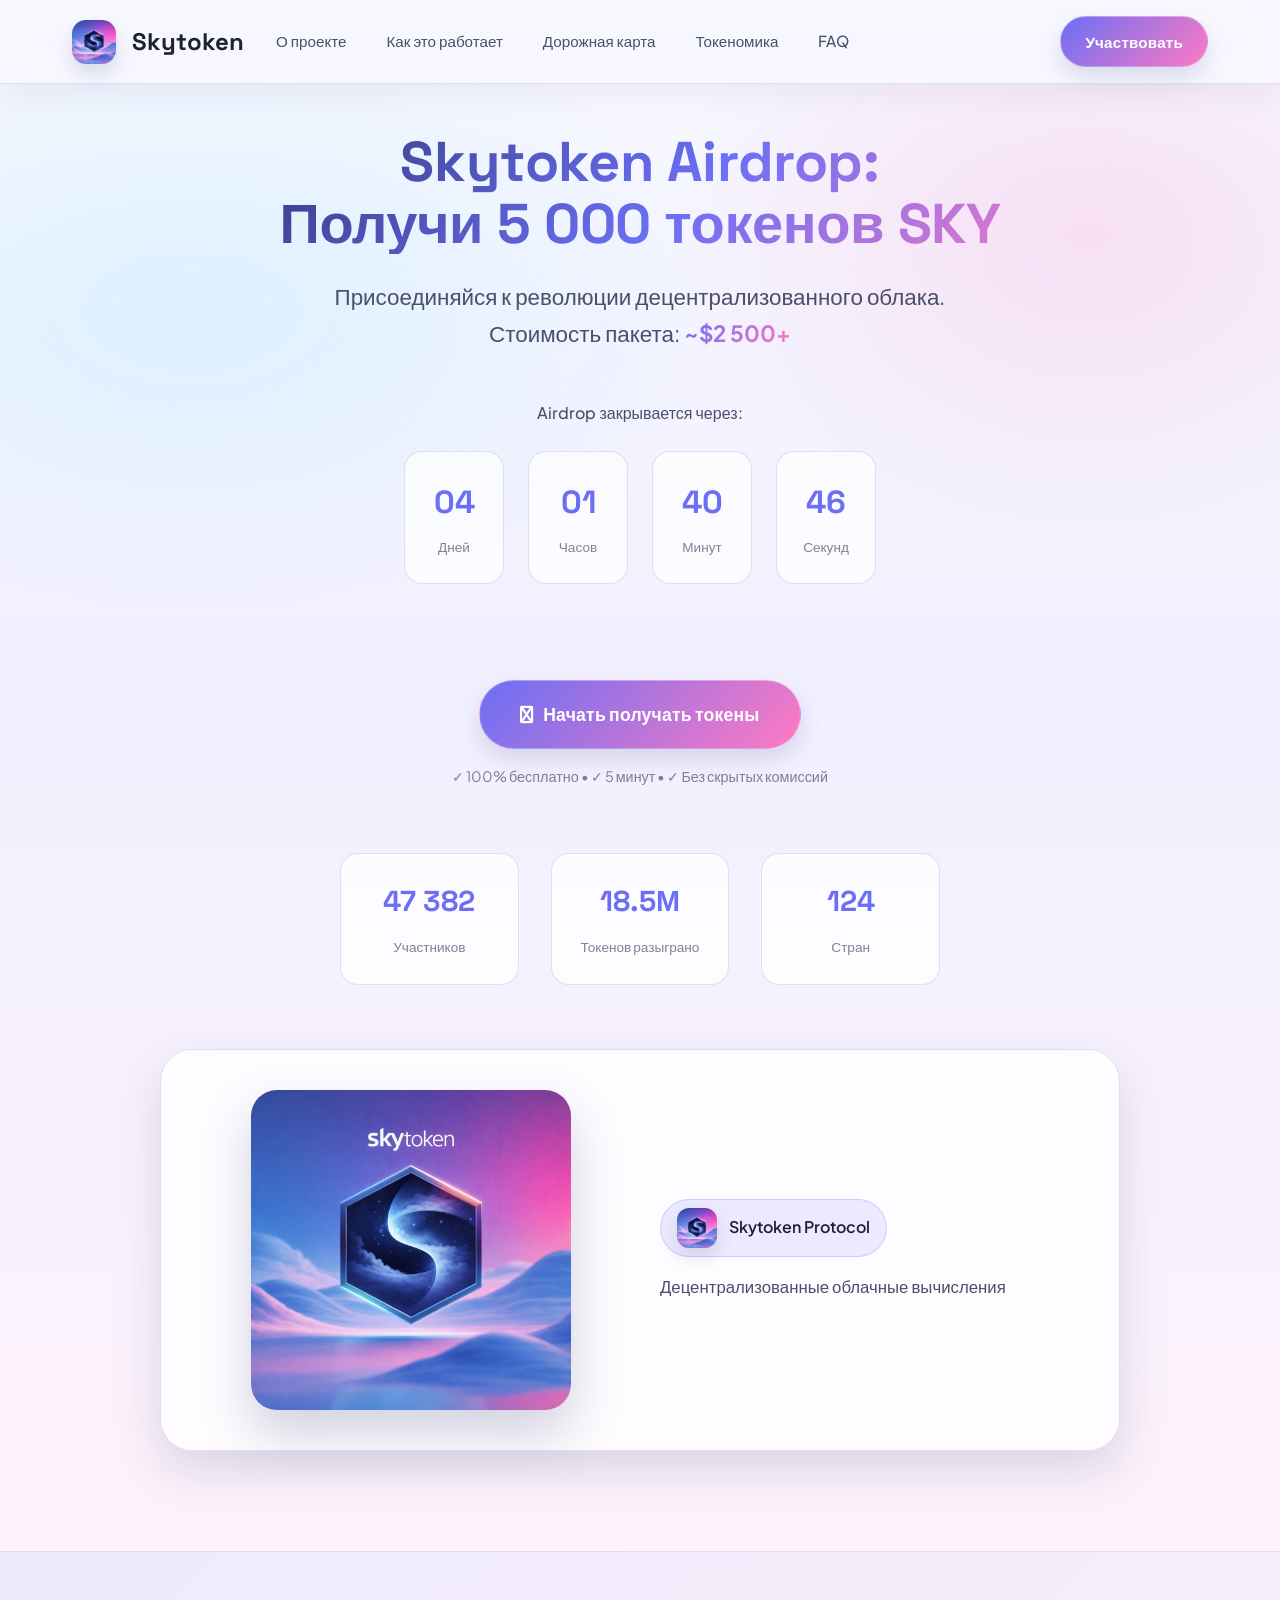
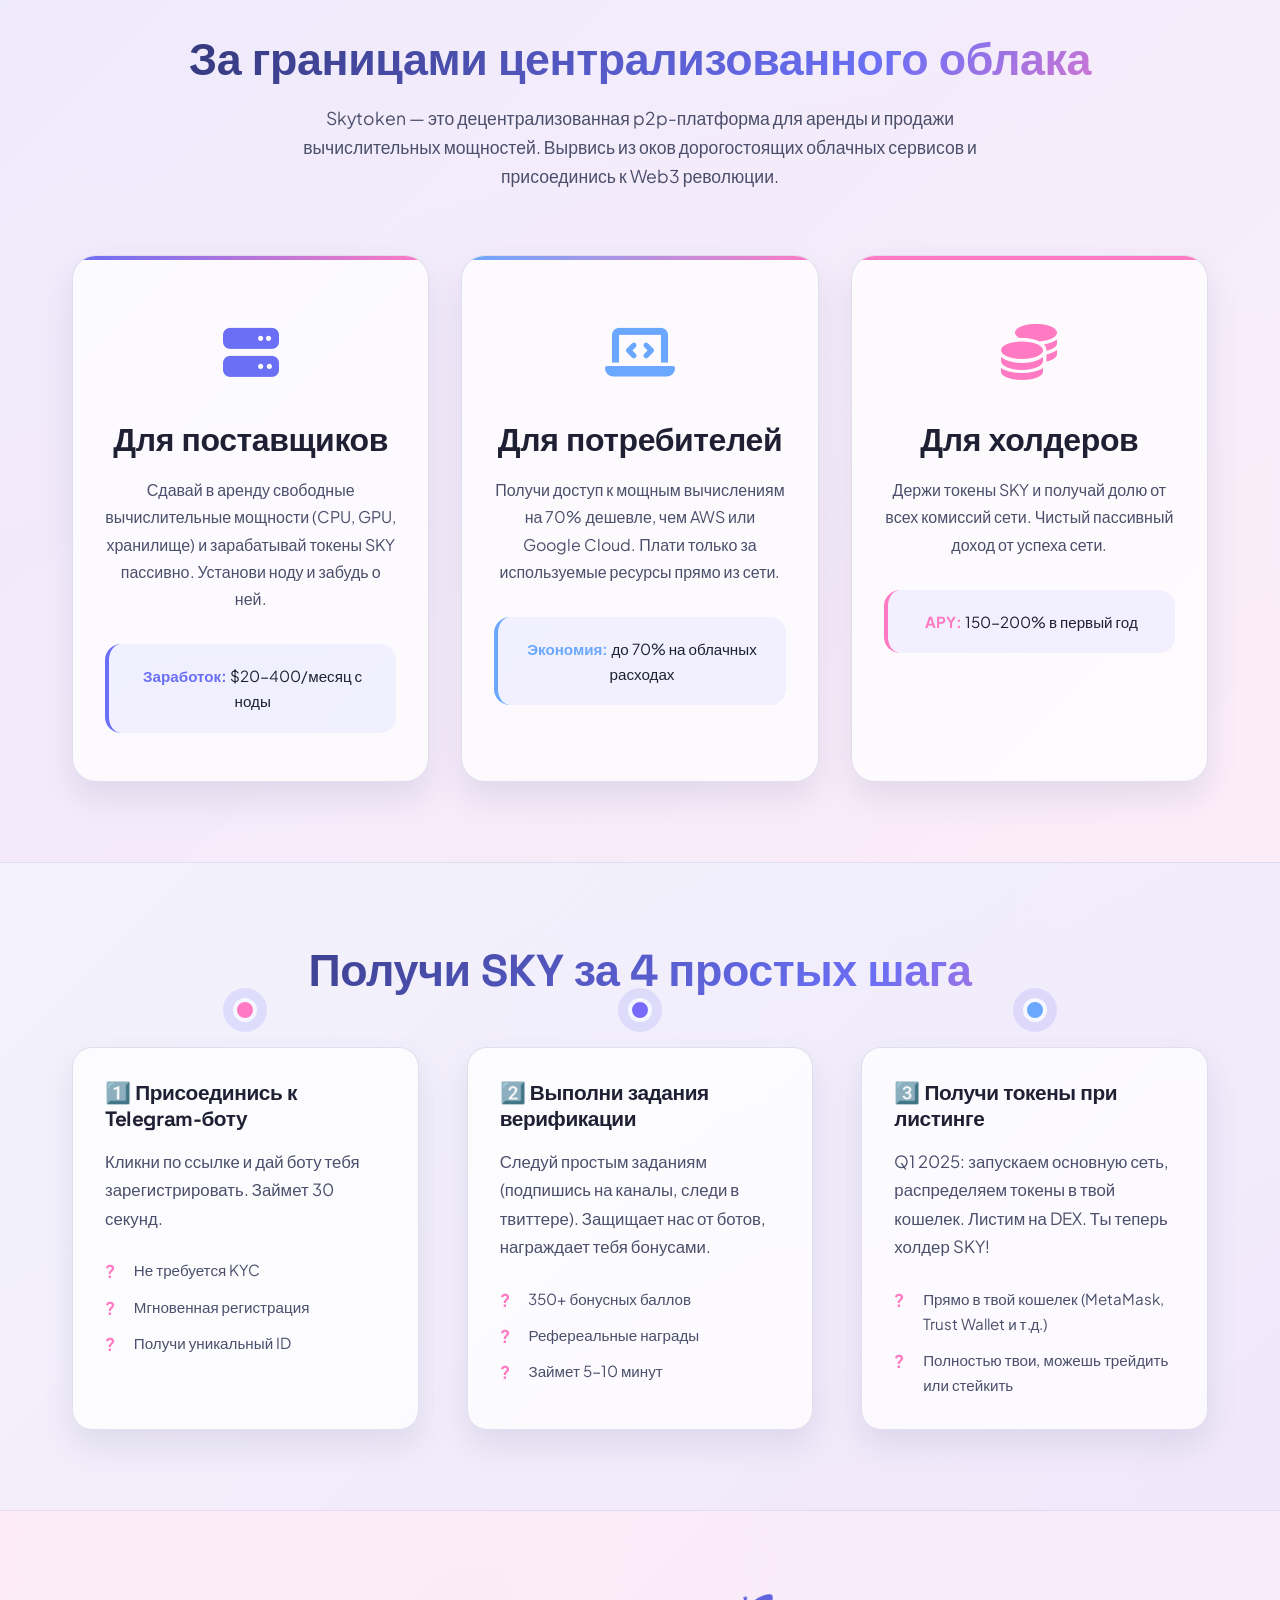
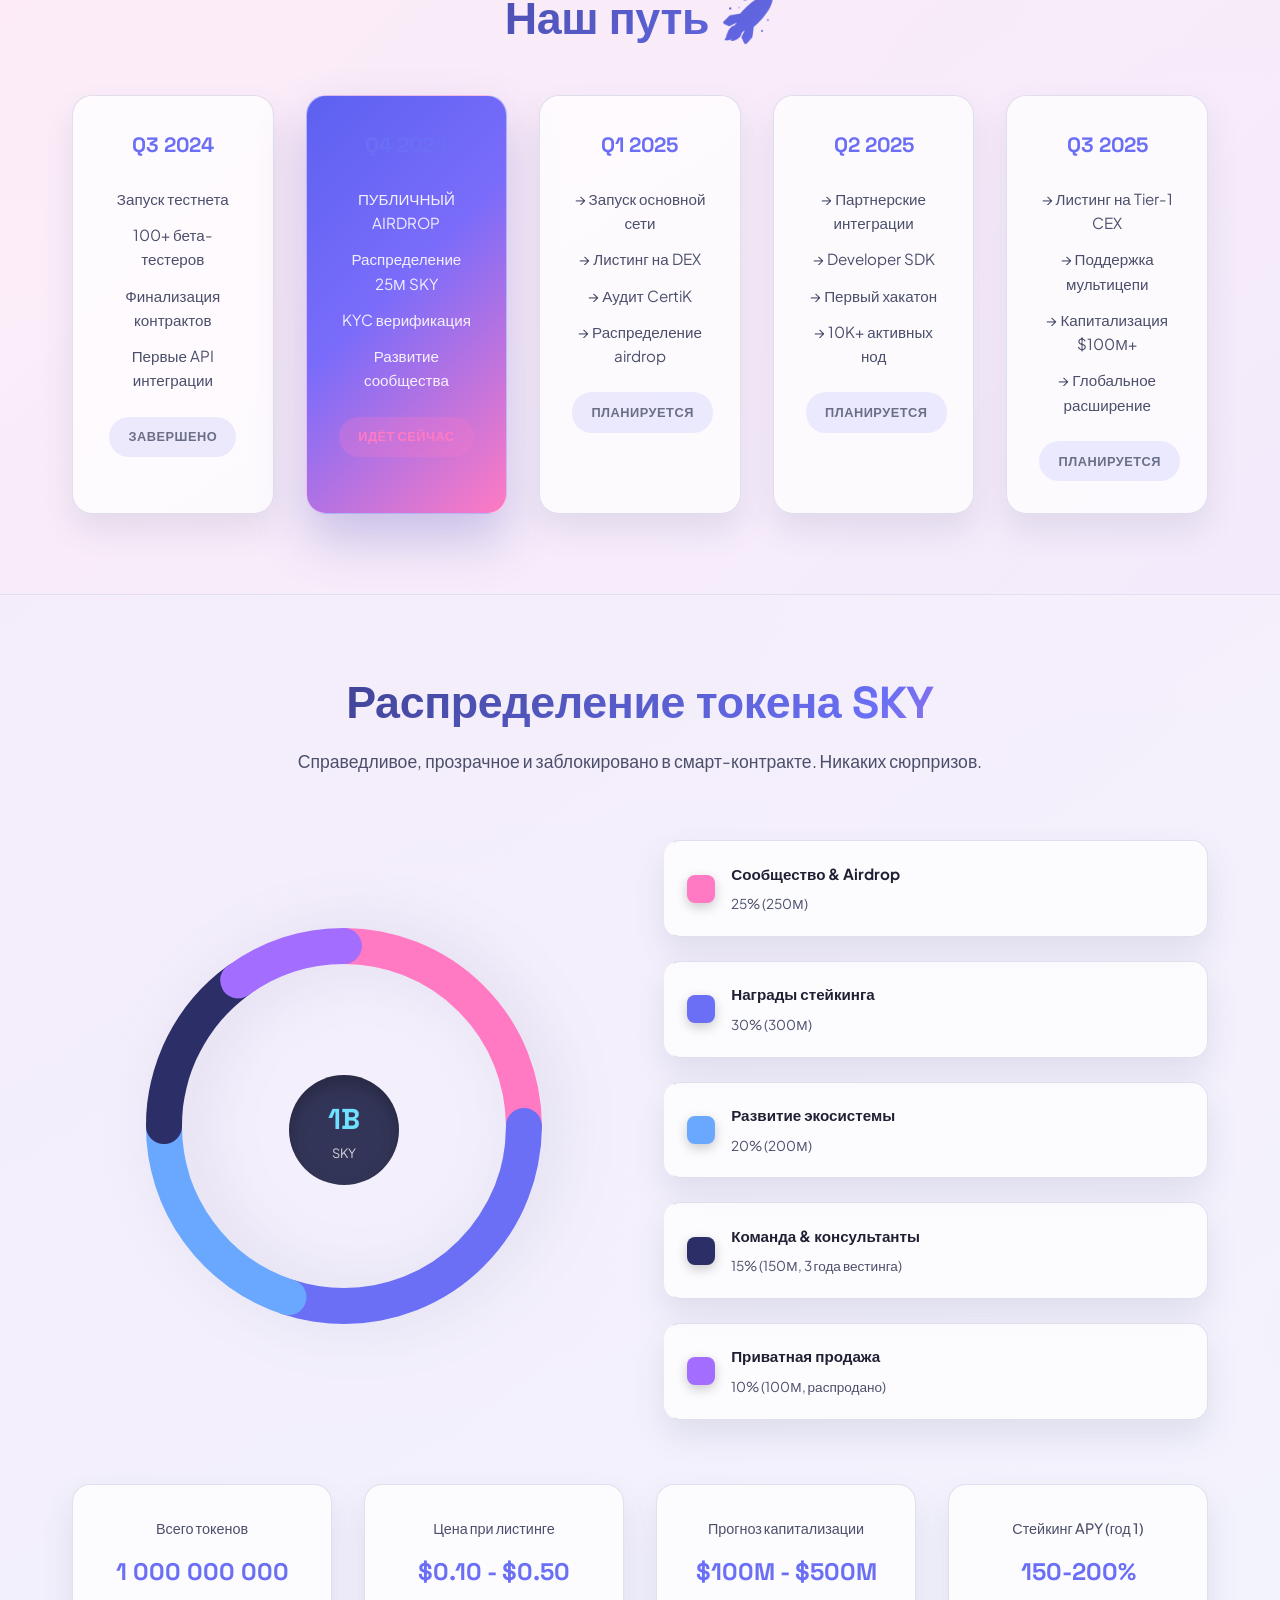
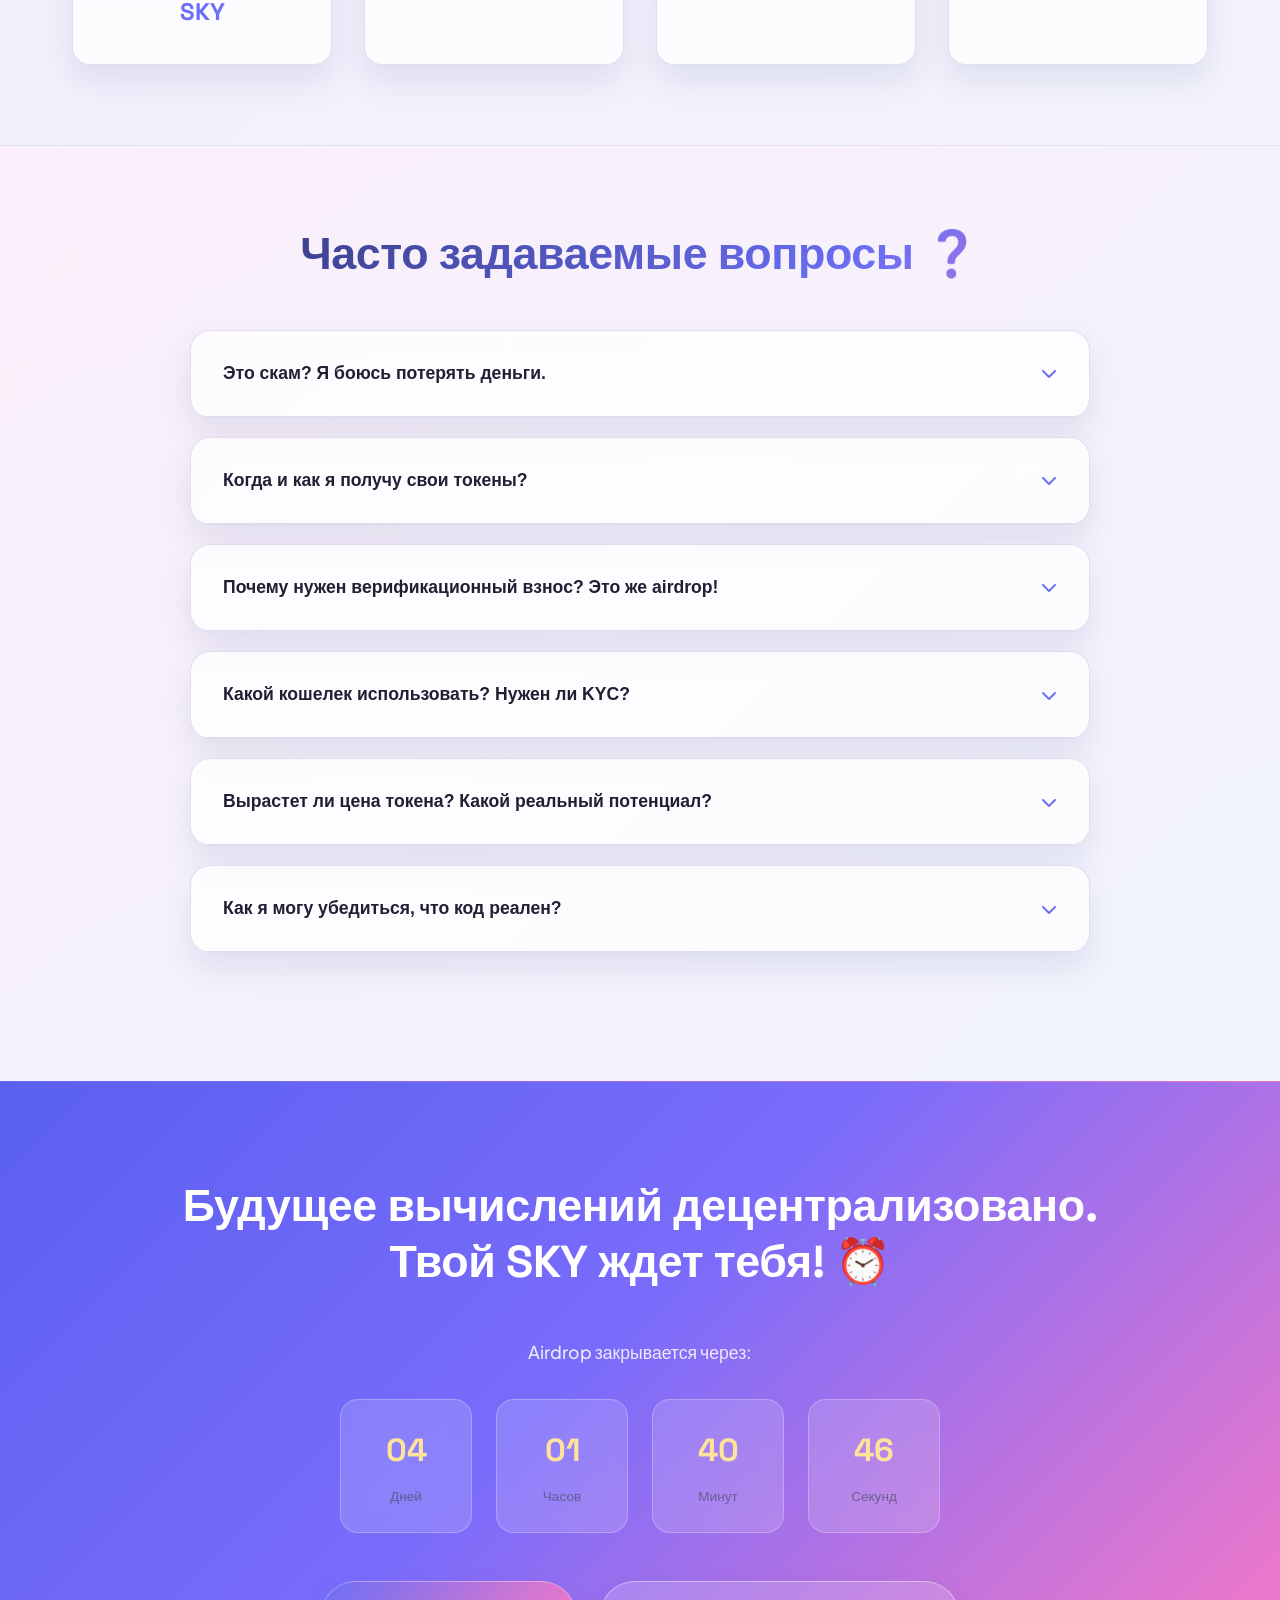
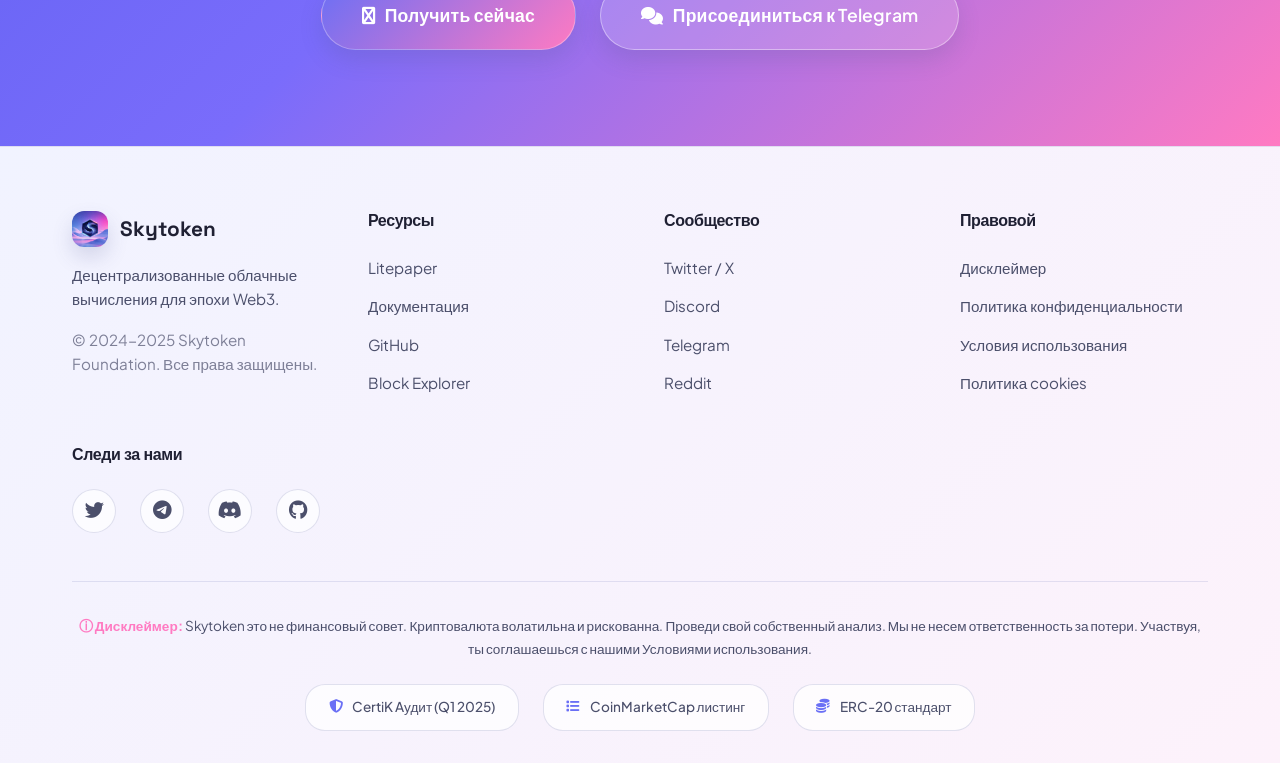
<file: Desktop/user/Skytoken/index.html>
<!DOCTYPE html>
<html lang="ru">
<head>
    <meta charset="UTF-8">
    <meta name="viewport" content="width=device-width, initial-scale=1.0">
    <meta name="description" content="Skytoken Airdrop: Присоединяйся к революции децентрализованного облака. Получи до 5 000 токенов SKY бесплатно!">
    <meta name="keywords" content="Skytoken, Airdrop, Децентрализованное облако, Крипто, Web3">
    <meta name="theme-color" content="#5a63f0">

    <meta property="og:title" content="Skytoken Airdrop - Получи 5 000 токенов SKY">
    <meta property="og:description" content="Присоединяйся к революции децентрализованного облака. Стоимость пакета: ~$2 500+">
    <meta property="og:type" content="website">

    <meta name="twitter:card" content="summary_large_image">
    <meta name="twitter:title" content="Skytoken Airdrop">
    <meta name="twitter:description" content="Присоединяйся к революции децентрализованного облака">

    <title>Skytoken Airdrop - Получи 5 000 токенов SKY бесплатно</title>

    <link href="https://fonts.googleapis.com/css2?family=Plus+Jakarta+Sans:wght@400;500;600;700&family=Space+Grotesk:wght@500;600;700&display=swap" rel="stylesheet">
    <link rel="stylesheet" href="https://cdnjs.cloudflare.com/ajax/libs/font-awesome/6.4.0/css/all.min.css">
    <link rel="stylesheet" href="style.css">
</head>
<body>
    <header class="header">
        <nav class="navbar">
            <div class="container">
                <div class="nav-wrapper">
                    <div class="logo">
                        <img src="photo_2026-02-10_01-00-57.jpg" alt="Skytoken logo" width="44" height="44" loading="eager">
                        <span>Skytoken</span>
                    </div>

                    <ul class="nav-links">
                        <li><a href="#about">О проекте</a></li>
                        <li><a href="#how-works">Как это работает</a></li>
                        <li><a href="#roadmap">Дорожная карта</a></li>
                        <li><a href="#tokenomics">Токеномика</a></li>
                        <li><a href="#faq">FAQ</a></li>
                    </ul>

                    <a href="https://t.me/SkytokenAirdropBot" class="btn btn-primary btn-nav" target="_blank">Участвовать</a>

                    <button class="mobile-menu-toggle">
                        <span></span>
                        <span></span>
                        <span></span>
                    </button>
                </div>
            </div>
        </nav>
    </header>

    <section id="hero" class="hero">
        <div class="hero-content">
            <div class="container">
                <div class="hero-inner">
                    <h1 class="hero-title">
                        Skytoken Airdrop:<br>Получи 5 000 токенов SKY
                    </h1>

                    <p class="hero-subtitle">
                        Присоединяйся к революции децентрализованного облака.<br>
                        Стоимость пакета: <span class="highlight">~$2 500+</span>
                    </p>

                    <div class="countdown-container">
                        <p class="countdown-label">Airdrop закрывается через:</p>
                        <div class="countdown" id="countdown">
                            <div class="countdown-item">
                                <span class="countdown-number" id="days">5</span>
                                <span class="countdown-label">Дней</span>
                            </div>
                            <div class="countdown-item">
                                <span class="countdown-number" id="hours">14</span>
                                <span class="countdown-label">Часов</span>
                            </div>
                            <div class="countdown-item">
                                <span class="countdown-number" id="minutes">32</span>
                                <span class="countdown-label">Минут</span>
                            </div>
                            <div class="countdown-item">
                                <span class="countdown-number" id="seconds">45</span>
                                <span class="countdown-label">Секунд</span>
                            </div>
                        </div>
                    </div>

                    <div class="hero-cta">
                        <a href="https://t.me/SkytokenAirdropBot" class="btn btn-primary btn-large" target="_blank">
                            <i class="fas fa-telegram"></i> Начать получать токены
                        </a>
                        <p class="cta-subtitle">✓ 100% бесплатно • ✓ 5 минут • ✓ Без скрытых комиссий</p>
                    </div>

                    <div class="hero-stats">
                        <div class="stat-item">
                            <span class="stat-value">47 382</span>
                            <span class="stat-label">Участников</span>
                        </div>
                        <div class="stat-item">
                            <span class="stat-value">18.5М</span>
                            <span class="stat-label">Токенов разыграно</span>
                        </div>
                        <div class="stat-item">
                            <span class="stat-value">124</span>
                            <span class="stat-label">Стран</span>
                        </div>
                    </div>

                    <div class="logo-showcase">
                        <div class="logo-visual">
                            <img src="photo_2026-02-10_01-00-56.jpg" alt="Skytoken brand mark" loading="lazy">
                        </div>
                        <div class="logo-copy">
                            <div class="logo-chip">
                                <img src="photo_2026-02-10_01-00-57.jpg" alt="Skytoken icon" loading="lazy">
                                <span>Skytoken Protocol</span>
                            </div>
                            <p>Децентрализованные облачные вычисления</p>
                        </div>
                    </div>
                </div>
            </div>
        </div>

        <div class="hero-bg">
            <div class="particle particle-1"></div>
            <div class="particle particle-2"></div>
            <div class="particle particle-3"></div>
            <div class="particle particle-4"></div>
        </div>
    </section>

    <section id="about" class="about">
        <div class="container">
            <h2 class="section-title">За границами централизованного облака</h2>
            <p class="section-subtitle">
                Skytoken — это децентрализованная p2p-платформа для аренды и продажи вычислительных мощностей.
                Вырвись из оков дорогостоящих облачных сервисов и присоединись к Web3 революции.
            </p>

            <div class="about-grid">
                <div class="about-card" style="--card-color: #6a6ff5;">
                    <div class="card-icon">
                        <i class="fas fa-server"></i>
                    </div>
                    <h3>Для поставщиков</h3>
                    <p>
                        Сдавай в аренду свободные вычислительные мощности (CPU, GPU, хранилище) и зарабатывай токены SKY пассивно.
                        Установи ноду и забудь о ней.
                    </p>
                    <div class="card-benefit">
                        <strong>Заработок:</strong> $20-400/месяц с ноды
                    </div>
                </div>

                <div class="about-card" style="--card-color: #6aa8ff;">
                    <div class="card-icon">
                        <i class="fas fa-laptop-code"></i>
                    </div>
                    <h3>Для потребителей</h3>
                    <p>
                        Получи доступ к мощным вычислениям на 70% дешевле, чем AWS или Google Cloud.
                        Плати только за используемые ресурсы прямо из сети.
                    </p>
                    <div class="card-benefit">
                        <strong>Экономия:</strong> до 70% на облачных расходах
                    </div>
                </div>

                <div class="about-card" style="--card-color: #ff7ac2;">
                    <div class="card-icon">
                        <i class="fas fa-coins"></i>
                    </div>
                    <h3>Для холдеров</h3>
                    <p>
                        Держи токены SKY и получай долю от всех комиссий сети.
                        Чистый пассивный доход от успеха сети.
                    </p>
                    <div class="card-benefit">
                        <strong>APY:</strong> 150-200% в первый год
                    </div>
                </div>
            </div>
        </div>
    </section>

    <section id="how-works" class="how-works">
        <div class="container">
            <h2 class="section-title">Получи SKY за 4 простых шага</h2>

            <div class="timeline">
                <div class="timeline-item">
                    <div class="timeline-dot" style="--dot-color: #ff7ac2;"></div>
                    <div class="timeline-content">
                        <h3>1️⃣ Присоединись к Telegram-боту</h3>
                        <p>
                            Кликни по ссылке и дай боту тебя зарегистрировать.
                            Займет 30 секунд.
                        </p>
                        <ul class="timeline-list">
                            <li>Не требуется KYC</li>
                            <li>Мгновенная регистрация</li>
                            <li>Получи уникальный ID</li>
                        </ul>
                    </div>
                </div>

                <div class="timeline-item">
                    <div class="timeline-dot" style="--dot-color: #7a6cfb;"></div>
                    <div class="timeline-content">
                        <h3>2️⃣ Выполни задания верификации</h3>
                        <p>
                            Следуй простым заданиям (подпишись на каналы, следи в твиттере).
                            Защищает нас от ботов, награждает тебя бонусами.
                        </p>
                        <ul class="timeline-list">
                            <li>350+ бонусных баллов</li>
                            <li>Рефереальные награды</li>
                            <li>Займет 5-10 минут</li>
                        </ul>
                    </div>
                </div>

                <div class="timeline-item">
                    <div class="timeline-dot" style="--dot-color: #6aa8ff;"></div>
                    <div class="timeline-content">
                        <h3>3️⃣ Получи токены при листинге</h3>
                        <p>
                            Q1 2025: запускаем основную сеть, распределяем токены в твой кошелек.
                            Листим на DEX. Ты теперь холдер SKY!
                        </p>
                        <ul class="timeline-list">
                            <li>Прямо в твой кошелек (MetaMask, Trust Wallet и т.д.)</li>
                            <li>Полностью твои, можешь трейдить или стейкить</li>
                        </ul>
                    </div>
                </div>
            </div>

            <div class="timeline-line"></div>
        </div>
    </section>

    <section id="roadmap" class="roadmap">
        <div class="container">
            <h2 class="section-title">Наш путь 🚀</h2>

            <div class="roadmap-grid">
                <div class="roadmap-card">
                    <div class="roadmap-quarter">Q3 2024</div>
                    <div class="roadmap-items">
                        <div class="roadmap-item">Запуск тестнета</div>
                        <div class="roadmap-item">100+ бета-тестеров</div>
                        <div class="roadmap-item">Финализация контрактов</div>
                        <div class="roadmap-item">Первые API интеграции</div>
                    </div>
                    <div class="roadmap-status">Завершено</div>
                </div>

                <div class="roadmap-card active">
                    <div class="roadmap-quarter">Q4 2024</div>
                    <div class="roadmap-items">
                        <div class="roadmap-item">ПУБЛИЧНЫЙ AIRDROP</div>
                        <div class="roadmap-item">Распределение 25М SKY</div>
                        <div class="roadmap-item">KYC верификация</div>
                        <div class="roadmap-item">Развитие сообщества</div>
                    </div>
                    <div class="roadmap-status active">Идёт сейчас</div>
                </div>

                <div class="roadmap-card">
                    <div class="roadmap-quarter">Q1 2025</div>
                    <div class="roadmap-items">
                        <div class="roadmap-item">→ Запуск основной сети</div>
                        <div class="roadmap-item">→ Листинг на DEX</div>
                        <div class="roadmap-item">→ Аудит CertiK</div>
                        <div class="roadmap-item">→ Распределение airdrop</div>
                    </div>
                    <div class="roadmap-status">Планируется</div>
                </div>

                <div class="roadmap-card">
                    <div class="roadmap-quarter">Q2 2025</div>
                    <div class="roadmap-items">
                        <div class="roadmap-item">→ Партнерские интеграции</div>
                        <div class="roadmap-item">→ Developer SDK</div>
                        <div class="roadmap-item">→ Первый хакатон</div>
                        <div class="roadmap-item">→ 10K+ активных нод</div>
                    </div>
                    <div class="roadmap-status">Планируется</div>
                </div>

                <div class="roadmap-card">
                    <div class="roadmap-quarter">Q3 2025</div>
                    <div class="roadmap-items">
                        <div class="roadmap-item">→ Листинг на Tier-1 CEX</div>
                        <div class="roadmap-item">→ Поддержка мультицепи</div>
                        <div class="roadmap-item">→ Капитализация $100М+</div>
                        <div class="roadmap-item">→ Глобальное расширение</div>
                    </div>
                    <div class="roadmap-status">Планируется</div>
                </div>
            </div>
        </div>
    </section>

    <section id="tokenomics" class="tokenomics">
        <div class="container">
            <h2 class="section-title">Распределение токена SKY</h2>
            <p class="section-subtitle">
                Справедливое, прозрачное и заблокировано в смарт-контракте. Никаких сюрпризов.
            </p>

            <div class="tokenomics-content">
                <div class="tokenomics-chart">
                    <svg viewBox="0 0 200 200" class="pie-chart">
                        <circle cx="100" cy="100" r="90" fill="none" stroke="#ff7ac2" stroke-width="18"
                                stroke-dasharray="141.3 565.2" stroke-dashoffset="0" class="pie-segment" style="--color: #ff7ac2;"></circle>
                        <circle cx="100" cy="100" r="90" fill="none" stroke="#6a6ff5" stroke-width="18"
                                stroke-dasharray="169.56 565.2" stroke-dashoffset="-141.3" class="pie-segment" style="--color: #6a6ff5;"></circle>
                        <circle cx="100" cy="100" r="90" fill="none" stroke="#6aa8ff" stroke-width="18"
                                stroke-dasharray="113.04 565.2" stroke-dashoffset="-310.86" class="pie-segment" style="--color: #6aa8ff;"></circle>
                        <circle cx="100" cy="100" r="90" fill="none" stroke="#2c2f67" stroke-width="18"
                                stroke-dasharray="84.78 565.2" stroke-dashoffset="-423.9" class="pie-segment" style="--color: #2c2f67;"></circle>
                        <circle cx="100" cy="100" r="90" fill="none" stroke="#a36dff" stroke-width="18"
                                stroke-dasharray="56.52 565.2" stroke-dashoffset="-508.68" class="pie-segment" style="--color: #a36dff;"></circle>
                    </svg>
                    <div class="pie-center">
                        <span class="pie-total">1B</span>
                        <span class="pie-label">SKY</span>
                    </div>
                </div>

                <div class="tokenomics-legend">
                    <div class="legend-item">
                        <div class="legend-color" style="background-color: #ff7ac2;"></div>
                        <div class="legend-text">
                            <strong>Сообщество & Airdrop</strong>
                            <span>25% (250М)</span>
                        </div>
                    </div>

                    <div class="legend-item">
                        <div class="legend-color" style="background-color: #6a6ff5;"></div>
                        <div class="legend-text">
                            <strong>Награды стейкинга</strong>
                            <span>30% (300М)</span>
                        </div>
                    </div>

                    <div class="legend-item">
                        <div class="legend-color" style="background-color: #6aa8ff;"></div>
                        <div class="legend-text">
                            <strong>Развитие экосистемы</strong>
                            <span>20% (200М)</span>
                        </div>
                    </div>

                    <div class="legend-item">
                        <div class="legend-color" style="background-color: #2c2f67;"></div>
                        <div class="legend-text">
                            <strong>Команда & консультанты</strong>
                            <span>15% (150М, 3 года вестинга)</span>
                        </div>
                    </div>

                    <div class="legend-item">
                        <div class="legend-color" style="background-color: #a36dff;"></div>
                        <div class="legend-text">
                            <strong>Приватная продажа</strong>
                            <span>10% (100М, распродано)</span>
                        </div>
                    </div>
                </div>
            </div>

            <div class="tokenomics-metrics">
                <div class="metric">
                    <div class="metric-label">Всего токенов</div>
                    <div class="metric-value">1 000 000 000 SKY</div>
                </div>
                <div class="metric">
                    <div class="metric-label">Цена при листинге</div>
                    <div class="metric-value">$0.10 - $0.50</div>
                </div>
                <div class="metric">
                    <div class="metric-label">Прогноз капитализации</div>
                    <div class="metric-value">$100M - $500M</div>
                </div>
                <div class="metric">
                    <div class="metric-label">Стейкинг APY (год 1)</div>
                    <div class="metric-value">150-200%</div>
                </div>
            </div>
        </div>
    </section>

    <section id="faq" class="faq">
        <div class="container">
            <h2 class="section-title">Часто задаваемые вопросы ❓</h2>

            <div class="faq-list">
                <div class="faq-item">
                    <button class="faq-question">
                        <span>Это скам? Я боюсь потерять деньги.</span>
                        <i class="fas fa-chevron-down"></i>
                    </button>
                    <div class="faq-answer">
                        <p>
                            Нет. Skytoken — это легитимный проект с работающим тестнетом, открытой командой и поддержкой репутированных VCs (Pantera Capital, Coinbase Ventures, Polychain). Код открыт на GitHub, и мы заказали аудит CertiK на Q1 2025. Все смарт-контракты прозрачны и проверяемы в блокчейне. То есть, крипто всегда несет риск — инвестируй только то, что можешь потерять.
                        </p>
                    </div>
                </div>

                <div class="faq-item">
                    <button class="faq-question">
                        <span>Когда и как я получу свои токены?</span>
                        <i class="fas fa-chevron-down"></i>
                    </button>
                    <div class="faq-answer">
                        <p>
                            Токены распределят в Q1 2025 при запуске основной сети. График: регистрируйся сейчас (Q4 2024) → Запускаем основную сеть (начало Q1 2025) → Отправляем токены в твой кошелек в течение 7-14 дней. Укажешь адрес кошелька Ethereum при регистрации, и токены придут как ERC-20 прямо в MetaMask, Trust Wallet или любой совместимый кошелек.
                        </p>
                    </div>
                </div>

                <div class="faq-item">
                    <button class="faq-question">
                        <span>Почему нужен верификационный взнос? Это же airdrop!</span>
                        <i class="fas fa-chevron-down"></i>
                    </button>
                    <div class="faq-answer">
                        <p>
                            Платеж в $1-2 — это не комиссия, а возвратный депозит, который защищает нас от ботов и Sybil-манипуляций. Без него злодеи могли бы зарегистрировать тысячи фейк-аккаунтов и осушить airdrop, оставив честных людей с ничем. Твой депозит возвращается 100% плюс 20% бонус в токенах SKY. Это стандартная практика в блокчейн-аирдропах (Uniswap, Optimism, dYdX делали так же).
                        </p>
                    </div>
                </div>

                <div class="faq-item">
                    <button class="faq-question">
                        <span>Какой кошелек использовать? Нужен ли KYC?</span>
                        <i class="fas fa-chevron-down"></i>
                    </button>
                    <div class="faq-answer">
                        <p>
                            Используй любой некастодиальный кошелек Ethereum: MetaMask, Trust Wallet, Ledger или Trezor. НЕ используй кошельки бирж (Binance, Kraken, OKX) — ты не получишь токены. KYC не требуется для самого airdrop'а — просто укажи адрес кошелька. KYC нужен только если ты выводишь крупные суммы на централизованные биржи.
                        </p>
                    </div>
                </div>

                <div class="faq-item">
                    <button class="faq-question">
                        <span>Вырастет ли цена токена? Какой реальный потенциал?</span>
                        <i class="fas fa-chevron-down"></i>
                    </button>
                    <div class="faq-answer">
                        <p>
                            Мы не можем гарантировать рост цены — она зависит от рыночного спроса. Но у Skytoken есть реальная полезность: это нативная валюта децентрализованной облачной платформы. По мере роста сети и использования люди платят в SKY → спрос растет. История: холдеры Uniswap airdrop заработали 10x+, Optimism 2-3x. Ничего не гарантировано, но фундаментали крепкие.
                        </p>
                    </div>
                </div>

                <div class="faq-item">
                    <button class="faq-question">
                        <span>Как я могу убедиться, что код реален?</span>
                        <i class="fas fa-chevron-down"></i>
                    </button>
                    <div class="faq-answer">
                        <p>
                            Весь код открыт на GitHub: https://github.com/skytoken-protocol. Работающий тестнет живет на testnet.skytoken.io с 10K+ реальными пользователями. Каждая транзакция видна в блокчейне. Аудит CertiK запланирован на Q1 2025 с публичным отчетом. Ты можешь проверить всё в цепи — никаких секретов.
                        </p>
                    </div>
                </div>
            </div>
        </div>
    </section>

    <section class="final-cta">
        <div class="container">
            <h2>Будущее вычислений децентрализовано.<br>Твой SKY ждет тебя! ⏰</h2>

            <div class="final-countdown">
                <p>Airdrop закрывается через:</p>
                <div class="countdown" id="final-countdown">
                    <div class="countdown-item">
                        <span class="countdown-number" id="final-days">5</span>
                        <span class="countdown-label">Дней</span>
                    </div>
                    <div class="countdown-item">
                        <span class="countdown-number" id="final-hours">14</span>
                        <span class="countdown-label">Часов</span>
                    </div>
                    <div class="countdown-item">
                        <span class="countdown-number" id="final-minutes">32</span>
                        <span class="countdown-label">Минут</span>
                    </div>
                    <div class="countdown-item">
                        <span class="countdown-number" id="final-seconds">45</span>
                        <span class="countdown-label">Секунд</span>
                    </div>
                </div>
            </div>

            <div class="final-buttons">
                <a href="https://t.me/SkytokenAirdropBot" class="btn btn-primary btn-large" target="_blank">
                    <i class="fas fa-telegram"></i> Получить сейчас
                </a>
                <a href="#" class="btn btn-secondary btn-large">
                    <i class="fas fa-comments"></i> Присоединиться к Telegram
                </a>
            </div>
        </div>
    </section>

    <footer class="footer">
        <div class="container">
            <div class="footer-content">
                <div class="footer-column">
                    <div class="footer-logo">
                        <img src="photo_2026-02-10_01-00-57.jpg" alt="Skytoken logo" width="36" height="36" loading="lazy">
                        <span>Skytoken</span>
                    </div>
                    <p>Децентрализованные облачные вычисления для эпохи Web3.</p>
                    <p class="copyright">&copy; 2024-2025 Skytoken Foundation. Все права защищены.</p>
                </div>

                <div class="footer-column">
                    <h4>Ресурсы</h4>
                    <ul>
                        <li><a href="#">Litepaper</a></li>
                        <li><a href="#">Документация</a></li>
                        <li><a href="#">GitHub</a></li>
                        <li><a href="#">Block Explorer</a></li>
                    </ul>
                </div>

                <div class="footer-column">
                    <h4>Сообщество</h4>
                    <ul>
                        <li><a href="#">Twitter / X</a></li>
                        <li><a href="#">Discord</a></li>
                        <li><a href="#">Telegram</a></li>
                        <li><a href="#">Reddit</a></li>
                    </ul>
                </div>

                <div class="footer-column">
                    <h4>Правовой</h4>
                    <ul>
                        <li><a href="#">Дисклеймер</a></li>
                        <li><a href="#">Политика конфиденциальности</a></li>
                        <li><a href="#">Условия использования</a></li>
                        <li><a href="#">Политика cookies</a></li>
                    </ul>
                </div>

                <div class="footer-column">
                    <h4>Следи за нами</h4>
                    <div class="social-links">
                        <a href="#" title="Twitter" target="_blank"><i class="fab fa-twitter"></i></a>
                        <a href="#" title="Telegram" target="_blank"><i class="fab fa-telegram"></i></a>
                        <a href="#" title="Discord" target="_blank"><i class="fab fa-discord"></i></a>
                        <a href="#" title="GitHub" target="_blank"><i class="fab fa-github"></i></a>
                    </div>
                </div>
            </div>

            <div class="footer-bottom">
                <p class="disclaimer">
                    <strong>ⓘ Дисклеймер:</strong> Skytoken это не финансовый совет. Криптовалюта волатильна и рискованна. Проведи свой собственный анализ. Мы не несем ответственность за потери. Участвуя, ты соглашаешься с нашими Условиями использования.
                </p>
                <div class="footer-badges">
                    <span class="badge">
                        <i class="fas fa-shield-alt"></i> CertiK Aудит (Q1 2025)
                    </span>
                    <span class="badge">
                        <i class="fas fa-list"></i> CoinMarketCap листинг
                    </span>
                    <span class="badge">
                        <i class="fas fa-coins"></i> ERC-20 стандарт
                    </span>
                </div>
            </div>
        </div>
    </footer>

    <script src="script.js"></script>
</body>
</html>
</file>
<file: style.css>
/* ============================================
   SKYTOKEN AIRDROP LANDING PAGE
   CSS3 - Responsive, Modern Design (Soft & Friendly)
   ============================================ */

:root {
    --ink: #1f2033;
    --ink-soft: #4b4f6b;
    --paper: #f7f8ff;
    --paper-2: #f2f3fb;
    --paper-3: #ffffff;
    --brand-violet: #6a6ff5;
    --brand-blue: #6aa8ff;
    --brand-cyan: #6fe0ff;
    --brand-pink: #ff7ac2;
    --brand-deep: #2c2f67;
    --gold: #f7c86a;
    --border-color: rgba(92, 98, 160, 0.18);
    --border-color-light: rgba(92, 98, 160, 0.12);

    --container-max-width: 1200px;
    --container-padding: 2rem;

    --font-primary: 'Plus Jakarta Sans', sans-serif;
    --font-accent: 'Space Grotesk', sans-serif;

    --shadow-soft: 0 20px 45px rgba(77, 83, 135, 0.18);
    --shadow-card: 0 16px 32px rgba(77, 83, 135, 0.12);

    --trans-fast: 0.2s cubic-bezier(0.4, 0, 0.2, 1);
    --trans-normal: 0.35s cubic-bezier(0.4, 0, 0.2, 1);
    --trans-slow: 0.55s cubic-bezier(0.4, 0, 0.2, 1);
}

* {
    margin: 0;
    padding: 0;
    box-sizing: border-box;
}

html {
    scroll-behavior: smooth;
    font-size: 16px;
}

body {
    background: linear-gradient(180deg, #f7f8ff 0%, #fdf2fb 45%, #f6f7ff 100%);
    color: var(--ink);
    font-family: var(--font-primary);
    line-height: 1.65;
    overflow-x: hidden;
}

.container {
    max-width: var(--container-max-width);
    margin: 0 auto;
    padding: 0 var(--container-padding);
    width: 100%;
}

/* ============================================
   TYPOGRAPHY
   ============================================ */
h1, h2, h3, h4, h5, h6 {
    font-weight: 700;
    line-height: 1.25;
    letter-spacing: -0.4px;
    font-family: var(--font-accent);
}

h1 {
    font-size: clamp(2.5rem, 5vw, 3.5rem);
}

h2 {
    font-size: clamp(2rem, 4vw, 2.8rem);
}

h3 {
    font-size: clamp(1.5rem, 3vw, 2rem);
}

p {
    font-size: 1.05rem;
    color: var(--ink-soft);
    font-weight: 400;
}

a {
    color: var(--brand-violet);
    text-decoration: none;
    transition: color var(--trans-normal);
}

a:hover {
    color: var(--brand-pink);
}

/* ============================================
   BUTTONS - SOFT & FRIENDLY
   ============================================ */
.btn {
    display: inline-flex;
    align-items: center;
    justify-content: center;
    gap: 0.6rem;
    padding: 0.875rem 1.75rem;
    border: 1px solid transparent;
    border-radius: 999px;
    font-weight: 600;
    font-size: 1rem;
    cursor: pointer;
    transition: all var(--trans-normal);
    letter-spacing: 0.2px;
    white-space: nowrap;
    box-shadow: 0 10px 22px rgba(77, 83, 135, 0.18);
}

.btn-primary {
    background: linear-gradient(135deg, var(--brand-violet), var(--brand-pink));
    color: white;
    border: 1px solid rgba(255, 255, 255, 0.3);
}

.btn-primary:hover {
    transform: translateY(-3px);
    box-shadow: 0 20px 40px rgba(99, 91, 200, 0.35);
    border-color: rgba(255, 255, 255, 0.6);
    background: linear-gradient(135deg, #5e62f0, #ff8ccf);
}

.btn-secondary {
    background: rgba(255, 255, 255, 0.7);
    color: var(--ink);
    border: 1px solid var(--border-color);
}

.btn-secondary:hover {
    background: rgba(255, 255, 255, 0.95);
    color: var(--brand-violet);
    border-color: rgba(106, 111, 245, 0.4);
    transform: translateY(-3px);
}

.btn-large {
    padding: 1.2rem 2.5rem;
    font-size: 1.1rem;
    border-radius: 999px;
}

.btn-nav {
    padding: 0.75rem 1.5rem;
    font-size: 0.95rem;
    border-radius: 999px;
}

/* Hide Font Awesome / empty icon placeholders inside buttons when icons aren't loaded */
.btn i[class*="fa"],
.btn .fas,
.btn .fa {
    display: none !important;
    width: 0 !important;
    margin: 0 !important;
    padding: 0 !important;
}

/* ============================================
   HEADER & NAVIGATION
   ============================================ */
.header {
    position: fixed;
    top: 0;
    left: 0;
    right: 0;
    z-index: 1000;
    background: rgba(248, 249, 255, 0.88);
    backdrop-filter: blur(14px);
    border-bottom: 1px solid rgba(124, 130, 190, 0.18);
    box-shadow: 0 10px 30px rgba(71, 74, 120, 0.08);
}

.navbar {
    padding: 1rem 0;
}

.nav-wrapper {
    display: flex;
    align-items: center;
    justify-content: space-between;
    gap: 2rem;
}

.logo {
    display: flex;
    align-items: center;
    gap: 1rem;
    font-size: 1.5rem;
    font-weight: 700;
    color: var(--ink);
    font-family: var(--font-accent);
    transition: transform var(--trans-normal);
}

.logo:hover {
    transform: scale(1.05);
}

.logo img {
    width: 44px;
    height: 44px;
    border-radius: 14px;
    box-shadow: 0 10px 20px rgba(72, 76, 140, 0.18);
    transition: transform var(--trans-normal), box-shadow var(--trans-normal);
    object-fit: cover;
}

.logo:hover img {
    transform: translateY(-2px);
    box-shadow: 0 16px 32px rgba(72, 76, 140, 0.25);
}

.nav-links {
    display: flex;
    list-style: none;
    gap: 2.5rem;
    flex: 1;
}

.nav-links a {
    color: var(--ink-soft);
    font-weight: 500;
    font-size: 0.95rem;
    transition: all var(--trans-normal);
    position: relative;
    padding-bottom: 4px;
}

.nav-links a:before {
    content: '';
    position: absolute;
    bottom: 0;
    left: 0;
    width: 0;
    height: 2px;
    background: linear-gradient(90deg, var(--brand-violet), var(--brand-pink));
    transition: width var(--trans-normal);
}

.nav-links a:hover {
    color: var(--brand-violet);
}

.nav-links a:hover:before {
    width: 100%;
}

.nav-links a.active {
    color: var(--brand-violet);
}

.nav-links a.active:before {
    width: 100%;
}

.mobile-menu-toggle {
    display: none;
    flex-direction: column;
    gap: 5px;
    background: none;
    border: none;
    cursor: pointer;
}

.mobile-menu-toggle span {
    width: 25px;
    height: 3px;
    background: var(--brand-violet);
    border-radius: 2px;
    transition: all var(--trans-normal);
}

/* ============================================
   HERO SECTION
   ============================================ */
#hero {
    position: relative;
    padding-top: 130px;
    padding-bottom: 100px;
    min-height: 100vh;
    display: flex;
    align-items: center;
    overflow: hidden;
    background: radial-gradient(900px 500px at 15% 20%, rgba(111, 224, 255, 0.18), transparent 60%),
        radial-gradient(700px 500px at 85% 15%, rgba(255, 122, 194, 0.18), transparent 60%),
        linear-gradient(180deg, #f7f8ff 0%, #f2f0ff 45%, #fdf2fb 100%);
}

.hero-bg {
    position: absolute;
    top: 0;
    left: 0;
    right: 0;
    bottom: 0;
    z-index: -1;
}

.particle {
    position: absolute;
    border-radius: 50%;
    opacity: 0.12;
    animation: float 15s infinite ease-in-out;
}

.particle-1 {
    width: 300px;
    height: 300px;
    background: var(--brand-blue);
    top: 10%;
    left: 10%;
    animation-delay: 0s;
}

.particle-2 {
    width: 200px;
    height: 200px;
    background: var(--brand-pink);
    top: 50%;
    right: 10%;
    animation-delay: 2s;
}

.particle-3 {
    width: 250px;
    height: 250px;
    background: var(--brand-violet);
    bottom: 10%;
    left: 50%;
    animation-delay: 4s;
}

.particle-4 {
    width: 150px;
    height: 150px;
    background: var(--brand-cyan);
    bottom: 20%;
    right: 20%;
    animation-delay: 1s;
}

@keyframes float {
    0%, 100% { transform: translate(0, 0) scale(1); }
    33% { transform: translate(30px, -30px) scale(1.05); }
    66% { transform: translate(-20px, 20px) scale(0.95); }
}

.hero-content {
    position: relative;
    z-index: 10;
    width: 100%;
}

.hero-inner {
    text-align: center;
    width: 100%;
    max-width: 960px;
    margin: 0 auto;
}

.hero-title {
    margin-bottom: 1.5rem;
    color: var(--ink);
    font-family: var(--font-accent);
    font-weight: 700;
    line-height: 1.1;
    background: linear-gradient(135deg, var(--brand-deep) 0%, var(--brand-violet) 55%, var(--brand-pink) 100%);
    -webkit-background-clip: text;
    -webkit-text-fill-color: transparent;
    background-clip: text;
}

.hero-subtitle {
    font-size: 1.4rem;
    color: var(--ink-soft);
    margin-bottom: 3rem;
    max-width: 700px;
    margin-left: auto;
    margin-right: auto;
    font-weight: 400;
}

.highlight {
    background: linear-gradient(135deg, var(--brand-violet), var(--brand-pink));
    -webkit-background-clip: text;
    -webkit-text-fill-color: transparent;
    background-clip: text;
    font-weight: 700;
}

.countdown-container {
    margin: 3rem 0;
    display: flex;
    flex-direction: column;
    align-items: center;
    justify-content: center;
}

.countdown-label {
    font-size: 1rem;
    color: var(--ink-soft);
    margin-bottom: 1.5rem;
    display: block;
    font-weight: 500;
}

.countdown {
    display: grid;
    grid-template-columns: repeat(auto-fit, minmax(100px, 1fr));
    gap: 1.5rem;
    max-width: 600px;
    margin: 0 auto 3rem;
}

.countdown-item {
    background: rgba(255, 255, 255, 0.7);
    border: 1px solid var(--border-color);
    border-radius: 18px;
    padding: 1.5rem 1rem;
    backdrop-filter: blur(10px);
    transition: all var(--trans-normal);
    cursor: default;
}

.countdown-item:hover {
    background: rgba(255, 255, 255, 0.95);
    border-color: rgba(106, 111, 245, 0.45);
    transform: translateY(-6px);
    box-shadow: 0 16px 28px rgba(77, 83, 135, 0.15);
}

.countdown-number {
    display: block;
    font-size: 2rem;
    font-weight: 700;
    color: var(--brand-violet);
    font-family: var(--font-accent);
    margin-bottom: 0.5rem;
}

.countdown-item .countdown-label {
    font-size: 0.85rem;
    color: rgba(75, 79, 107, 0.7);
    margin-bottom: 0;
}

.hero-cta {
    margin: 2rem 0 3rem;
    display: flex;
    flex-direction: column;
    align-items: center;
    justify-content: center;
}

.cta-subtitle {
    font-size: 0.9rem;
    color: rgba(75, 79, 107, 0.7);
    margin-top: 1rem;
}

.hero-stats {
    display: grid;
    grid-template-columns: repeat(auto-fit, minmax(150px, 1fr));
    gap: 2rem;
    margin-top: 4rem;
    max-width: 600px;
    margin-left: auto;
    margin-right: auto;
}

.stat-item {
    text-align: center;
    padding: 1.5rem;
    background: rgba(255, 255, 255, 0.75);
    border: 1px solid var(--border-color);
    border-radius: 18px;
    transition: all var(--trans-normal);
}

.stat-item:hover {
    background: rgba(255, 255, 255, 0.95);
    border-color: rgba(106, 111, 245, 0.4);
    transform: translateY(-4px);
}

.stat-value {
    display: block;
    font-size: 1.8rem;
    font-weight: 700;
    color: var(--brand-violet);
    font-family: var(--font-accent);
    margin-bottom: 0.5rem;
}

.stat-label {
    font-size: 0.85rem;
    color: rgba(75, 79, 107, 0.7);
    font-weight: 500;
}

/* ============================================
   SECTION STYLES
   ============================================ */
section {
    padding: 5rem var(--container-padding);
    border-top: 1px solid var(--border-color-light);
}

.section-title {
    text-align: center;
    margin-bottom: 1rem;
    color: var(--ink);
    font-family: var(--font-accent);
    background: linear-gradient(135deg, var(--brand-deep) 0%, var(--brand-violet) 70%, var(--brand-pink) 100%);
    -webkit-background-clip: text;
    -webkit-text-fill-color: transparent;
    background-clip: text;
}

.section-subtitle {
    text-align: center;
    max-width: 700px;
    margin: 0 auto 4rem;
    font-size: 1.1rem;
    color: var(--ink-soft);
    font-weight: 400;
}

/* ============================================
   ABOUT SECTION
   ============================================ */
#about {
    background: linear-gradient(135deg, rgba(106, 111, 245, 0.08) 0%, rgba(255, 122, 194, 0.06) 100%);
}

.about-grid {
    display: grid;
    grid-template-columns: repeat(auto-fit, minmax(280px, 1fr));
    gap: 2rem;
    margin-top: 3rem;
}

.about-card {
    background: rgba(255, 255, 255, 0.75);
    border: 1px solid var(--border-color);
    border-radius: 24px;
    padding: 3rem 2rem;
    text-align: center;
    transition: all var(--trans-normal);
    position: relative;
    overflow: hidden;
    box-shadow: var(--shadow-card);
}

.about-card::before {
    content: '';
    position: absolute;
    top: 0;
    left: 0;
    right: 0;
    height: 4px;
    background: linear-gradient(90deg, var(--card-color), var(--brand-pink));
    border-radius: 24px 24px 0 0;
}

.about-card:hover {
    background: rgba(255, 255, 255, 0.95);
    border-color: rgba(106, 111, 245, 0.35);
    transform: translateY(-12px);
    box-shadow: 0 25px 50px rgba(77, 83, 135, 0.2);
}

.card-icon {
    font-size: 3.5rem;
    color: var(--card-color);
    margin-bottom: 1.5rem;
    transition: all var(--trans-normal);
    display: inline-block;
}

.about-card:hover .card-icon {
    transform: scale(1.15) rotate(8deg);
    filter: drop-shadow(0 8px 12px rgba(102, 121, 220, 0.25));
}

.about-card h3 {
    color: var(--ink);
    margin-bottom: 1rem;
}

.about-card p {
    margin-bottom: 2rem;
    color: var(--ink-soft);
    font-size: 1rem;
    line-height: 1.7;
}

.card-benefit {
    padding: 1.2rem;
    background: rgba(106, 111, 245, 0.08);
    border-radius: 16px;
    border-left: 4px solid var(--card-color);
    color: var(--ink);
    font-size: 0.95rem;
    transition: all var(--trans-normal);
}

.card-benefit:hover {
    background: rgba(106, 111, 245, 0.12);
    transform: translateX(5px);
}

.card-benefit strong {
    color: var(--card-color);
}

/* ============================================
   HOW IT WORKS SECTION
   ============================================ */
#how-works {
    background: linear-gradient(135deg, rgba(111, 224, 255, 0.06) 0%, rgba(106, 111, 245, 0.08) 100%);
}

.timeline {
    position: relative;
    display: grid;
    grid-template-columns: repeat(auto-fit, minmax(250px, 1fr));
    gap: 3rem;
    margin-top: 3rem;
}

.timeline-line {
    position: absolute;
    top: 60px;
    left: 5%;
    right: 5%;
    height: 2px;
    background: linear-gradient(90deg, transparent, var(--brand-violet), transparent);
    z-index: 0;
}

@media (max-width: 768px) {
    .timeline-line {
        left: 20px;
        top: 0;
        width: 2px;
        height: calc(100% + 3rem);
    }
}

.timeline-item {
    position: relative;
    z-index: 1;
    background: rgba(255, 255, 255, 0.75);
    border: 1px solid var(--border-color);
    border-radius: 20px;
    padding: 2rem;
    transition: all var(--trans-normal);
    box-shadow: var(--shadow-card);
}

.timeline-item:hover {
    background: rgba(255, 255, 255, 0.95);
    border-color: rgba(106, 111, 245, 0.35);
    transform: translateY(-8px);
    box-shadow: 0 22px 40px rgba(77, 83, 135, 0.18);
}

.timeline-dot {
    position: absolute;
    width: 24px;
    height: 24px;
    background: var(--dot-color);
    border: 4px solid var(--paper);
    border-radius: 50%;
    top: -50px;
    left: 50%;
    transform: translateX(-50%);
    box-shadow: 0 0 0 10px rgba(106, 111, 245, 0.15);
    z-index: 2;
    transition: all var(--trans-normal);
}

.timeline-item:hover .timeline-dot {
    transform: translateX(-50%) scale(1.3);
    box-shadow: 0 0 0 12px rgba(106, 111, 245, 0.25);
}

@media (max-width: 768px) {
    .timeline-dot {
        top: 10px;
        left: -32px;
    }
}

.timeline-content h3 {
    color: var(--ink);
    margin-bottom: 1rem;
    font-size: 1.3rem;
}

.timeline-content p {
    margin-bottom: 1.5rem;
    line-height: 1.7;
}

.timeline-list {
    list-style: none;
    display: flex;
    flex-direction: column;
    gap: 0.7rem;
}

.timeline-list li {
    color: var(--ink-soft);
    font-size: 0.95rem;
    padding-left: 1.8rem;
    position: relative;
    transition: all var(--trans-normal);
}

.timeline-list li:hover {
    color: var(--ink);
    transform: translateX(5px);
}

.timeline-list li::before {
    content: '?';
    position: absolute;
    left: 0;
    color: var(--brand-pink);
    font-weight: 700;
    font-size: 1.1rem;
}

/* ============================================
   ROADMAP SECTION
   ============================================ */
#roadmap {
    background: linear-gradient(135deg, rgba(255, 122, 194, 0.05) 0%, rgba(106, 111, 245, 0.06) 100%);
}

.roadmap-grid {
    display: grid;
    grid-template-columns: repeat(auto-fit, minmax(200px, 1fr));
    gap: 2rem;
    margin-top: 3rem;
}

.roadmap-card {
    background: rgba(255, 255, 255, 0.75);
    border: 1px solid var(--border-color);
    border-radius: 20px;
    padding: 2rem;
    text-align: center;
    transition: all var(--trans-normal);
    position: relative;
    box-shadow: var(--shadow-card);
}

.roadmap-card.active {
    background: linear-gradient(135deg, #5c61f0 0%, #7a6cfb 45%, #ff7ac2 100%);
    border-color: rgba(255, 255, 255, 0.5);
    box-shadow: 0 25px 50px rgba(93, 90, 190, 0.3);
}

.roadmap-card:hover {
    border-color: rgba(106, 111, 245, 0.35);
    transform: translateY(-8px);
    box-shadow: 0 18px 35px rgba(77, 83, 135, 0.15);
}

.roadmap-quarter {
    font-size: 1.3rem;
    font-weight: 700;
    color: var(--brand-violet);
    font-family: var(--font-accent);
    margin-bottom: 1.5rem;
}

.roadmap-items {
    display: flex;
    flex-direction: column;
    gap: 0.75rem;
    margin-bottom: 1.5rem;
}

.roadmap-item {
    font-size: 0.95rem;
    color: var(--ink-soft);
    line-height: 1.6;
}

.roadmap-card.active .roadmap-item {
    color: rgba(255, 255, 255, 0.9);
}

.roadmap-status {
    display: inline-block;
    padding: 0.6rem 1.2rem;
    border-radius: 20px;
    font-size: 0.8rem;
    font-weight: 600;
    background: rgba(106, 111, 245, 0.12);
    color: rgba(75, 79, 107, 0.8);
    text-transform: uppercase;
    letter-spacing: 0.5px;
    transition: all var(--trans-normal);
}

.roadmap-status.active {
    background: rgba(255, 122, 194, 0.25);
    color: var(--brand-pink);
}

/* ============================================
   TOKENOMICS SECTION
   ============================================ */
#tokenomics {
    background: linear-gradient(135deg, rgba(106, 111, 245, 0.05) 0%, rgba(111, 224, 255, 0.05) 100%);
}

.tokenomics-content {
    display: grid;
    grid-template-columns: 1fr 1fr;
    gap: 3rem;
    align-items: center;
    margin: 3rem 0;
}

@media (max-width: 768px) {
    .tokenomics-content {
        grid-template-columns: 1fr;
        gap: 2rem;
    }
}

.tokenomics-chart {
    position: relative;
    width: 100%;
    max-width: 400px;
    margin: 0 auto;
}

.pie-chart {
    width: 100%;
    height: auto;
    transform: rotate(-90deg);
    filter: drop-shadow(0 15px 30px rgba(77, 83, 135, 0.12));
}

.pie-segment {
    fill-rule: evenodd;
    transition: stroke-width var(--trans-normal), filter var(--trans-normal);
    stroke-linecap: round;
}

.pie-chart:hover .pie-segment {
    stroke-width: 20;
    filter: drop-shadow(0 8px 16px rgba(77, 83, 135, 0.2));
}

.pie-center {
    position: absolute;
    top: 50%;
    left: 50%;
    transform: translate(-50%, -50%);
    text-align: center;
    background: rgba(30, 33, 70, 0.9);
    padding: 1.2rem;
    border-radius: 50%;
    width: 110px;
    height: 110px;
    display: flex;
    flex-direction: column;
    justify-content: center;
    align-items: center;
    box-shadow: inset 0 8px 16px rgba(0, 0, 0, 0.25);
}

.pie-total {
    font-size: 1.8rem;
    font-weight: 700;
    color: var(--brand-cyan);
    font-family: var(--font-accent);
}

.pie-label {
    font-size: 0.8rem;
    color: rgba(255, 255, 255, 0.8);
}

.tokenomics-legend {
    display: flex;
    flex-direction: column;
    gap: 1.5rem;
}

.legend-item {
    display: flex;
    align-items: center;
    gap: 1rem;
    padding: 1.2rem;
    background: rgba(255, 255, 255, 0.75);
    border-radius: 16px;
    border: 1px solid var(--border-color);
    border-left: 4px solid transparent;
    transition: all var(--trans-normal);
    box-shadow: var(--shadow-card);
}

.legend-item:hover {
    background: rgba(255, 255, 255, 0.95);
    border-left-color: rgba(106, 111, 245, 0.45);
    transform: translateX(6px);
}

.legend-color {
    width: 28px;
    height: 28px;
    border-radius: 8px;
    flex-shrink: 0;
    box-shadow: 0 4px 12px rgba(0, 0, 0, 0.2);
}

.legend-text {
    flex: 1;
}

.legend-text strong {
    display: block;
    color: var(--ink);
    margin-bottom: 0.3rem;
    font-size: 0.95rem;
}

.legend-text span {
    font-size: 0.85rem;
    color: var(--ink-soft);
}

.tokenomics-metrics {
    display: grid;
    grid-template-columns: repeat(auto-fit, minmax(200px, 1fr));
    gap: 2rem;
    margin-top: 4rem;
}

.metric {
    background: rgba(255, 255, 255, 0.75);
    border: 1px solid var(--border-color);
    border-radius: 18px;
    padding: 2rem;
    text-align: center;
    transition: all var(--trans-normal);
    box-shadow: var(--shadow-card);
}

.metric:hover {
    background: rgba(255, 255, 255, 0.95);
    border-color: rgba(106, 111, 245, 0.4);
    transform: translateY(-6px);
}

.metric-label {
    font-size: 0.9rem;
    color: var(--ink-soft);
    margin-bottom: 0.75rem;
    font-weight: 500;
}

.metric-value {
    font-size: 1.5rem;
    font-weight: 700;
    color: var(--brand-violet);
    font-family: var(--font-accent);
}

/* ============================================
   FAQ SECTION
   ============================================ */
#faq {
    background: linear-gradient(135deg, rgba(255, 122, 194, 0.04) 0%, rgba(111, 224, 255, 0.05) 100%);
}

.faq-list {
    max-width: 900px;
    margin: 3rem auto;
    display: flex;
    flex-direction: column;
    gap: 1.2rem;
}

.faq-item {
    background: rgba(255, 255, 255, 0.75);
    border: 1px solid var(--border-color);
    border-radius: 20px;
    overflow: hidden;
    transition: all var(--trans-normal);
    box-shadow: var(--shadow-card);
}

.faq-item.active {
    background: rgba(255, 255, 255, 0.95);
    border-color: rgba(106, 111, 245, 0.4);
    box-shadow: 0 18px 35px rgba(77, 83, 135, 0.15);
}

.faq-question {
    width: 100%;
    background: transparent;
    border: none;
    padding: 2rem;
    display: flex;
    align-items: center;
    justify-content: space-between;
    font-size: 1.1rem;
    font-weight: 600;
    color: var(--ink);
    cursor: pointer;
    transition: all var(--trans-normal);
    text-align: left;
}

.faq-question:hover {
    color: var(--brand-violet);
}

.faq-question i {
    font-size: 1rem;
    color: var(--brand-violet);
    transition: transform var(--trans-normal);
    flex-shrink: 0;
}

.faq-item.active .faq-question i {
    transform: rotate(180deg);
}

.faq-answer {
    max-height: 0;
    overflow: hidden;
    transition: max-height var(--trans-slow);
    background: rgba(106, 111, 245, 0.04);
    border-top: 1px solid var(--border-color);
}

.faq-answer.active {
    max-height: 600px;
    padding: 2rem;
}

.faq-answer p {
    color: var(--ink-soft);
    line-height: 1.8;
    font-size: 1rem;
}

/* ============================================
   FINAL CTA SECTION
   ============================================ */
.final-cta {
    background: linear-gradient(135deg, #5a60f0 0%, #7a6cfb 45%, #ff7ac2 100%);
    text-align: center;
    padding: 6rem var(--container-padding);
}

.final-cta h2 {
    color: white;
    margin-bottom: 2rem;
    font-family: var(--font-accent);
}

.final-countdown {
    margin: 3rem 0;
}

.final-countdown > p {
    color: rgba(255, 255, 255, 0.85);
    margin-bottom: 2rem;
    font-size: 1.1rem;
    font-weight: 500;
}

#final-countdown {
    margin-bottom: 3rem;
}

#final-countdown .countdown-item {
    background: rgba(255, 255, 255, 0.15);
    border-color: rgba(255, 255, 255, 0.25);
}

#final-countdown .countdown-item:hover {
    background: rgba(255, 255, 255, 0.25);
    border-color: rgba(255, 255, 255, 0.4);
}

#final-countdown .countdown-number {
    color: #ffe39a;
}

.final-buttons {
    display: flex;
    gap: 1.5rem;
    justify-content: center;
    flex-wrap: wrap;
}

.final-cta .btn-secondary {
    background: rgba(255, 255, 255, 0.16);
    border-color: rgba(255, 255, 255, 0.4);
    color: #ffffff;
}

.final-cta .btn-secondary:hover {
    background: rgba(255, 255, 255, 0.3);
    color: #ffffff;
    border-color: rgba(255, 255, 255, 0.6);
}

/* ============================================
   FOOTER
   ============================================ */
.footer {
    background: linear-gradient(135deg, #f1f3ff 0%, #fdf2fb 100%);
    border-top: 1px solid rgba(124, 130, 190, 0.2);
    padding: 4rem var(--container-padding) 2rem;
    color: var(--ink-soft);
}

.footer-content {
    display: grid;
    grid-template-columns: repeat(auto-fit, minmax(200px, 1fr));
    gap: 3rem;
    margin-bottom: 3rem;
}

.footer-column h4 {
    color: var(--ink);
    margin-bottom: 1.5rem;
    font-size: 1rem;
    font-weight: 600;
}

.footer-column ul {
    list-style: none;
    display: flex;
    flex-direction: column;
    gap: 0.75rem;
}

.footer-column a {
    color: var(--ink-soft);
    font-size: 0.95rem;
    transition: all var(--trans-normal);
    padding-left: 0;
}

.footer-column a:hover {
    color: var(--brand-violet);
    padding-left: 6px;
}

.footer-logo {
    display: flex;
    align-items: center;
    gap: 0.75rem;
    font-size: 1.3rem;
    font-weight: 700;
    color: var(--ink);
    margin-bottom: 1rem;
    font-family: var(--font-accent);
}

.footer-logo img {
    width: 36px;
    height: 36px;
    border-radius: 12px;
    box-shadow: 0 10px 20px rgba(72, 76, 140, 0.18);
    object-fit: cover;
}

.footer-column p {
    font-size: 0.95rem;
    line-height: 1.6;
}

.copyright {
    font-size: 0.9rem;
    color: rgba(75, 79, 107, 0.7);
    margin-top: 1rem !important;
}

.social-links {
    display: flex;
    gap: 1.5rem;
    flex-wrap: wrap;
}

.social-links a {
    display: inline-flex;
    align-items: center;
    justify-content: center;
    width: 44px;
    height: 44px;
    background: rgba(255, 255, 255, 0.7);
    border: 1px solid var(--border-color);
    border-radius: 50%;
    font-size: 1.2rem;
    transition: all var(--trans-normal);
}

.social-links a:hover {
    background: var(--brand-violet);
    color: white;
    border-color: transparent;
    transform: translateY(-4px);
    box-shadow: 0 10px 25px rgba(93, 90, 190, 0.25);
}

.footer-bottom {
    border-top: 1px solid rgba(124, 130, 190, 0.2);
    padding-top: 2rem;
    text-align: center;
}

.disclaimer {
    font-size: 0.85rem;
    color: var(--ink-soft);
    margin-bottom: 1.5rem;
    line-height: 1.7;
}

.disclaimer strong {
    color: var(--brand-pink);
}

.footer-badges {
    display: flex;
    gap: 1.5rem;
    justify-content: center;
    flex-wrap: wrap;
}

.badge {
    display: inline-flex;
    align-items: center;
    gap: 0.6rem;
    padding: 0.7rem 1.4rem;
    background: rgba(255, 255, 255, 0.75);
    border: 1px solid var(--border-color);
    border-radius: 20px;
    font-size: 0.85rem;
    color: var(--ink-soft);
    transition: all var(--trans-normal);
    font-weight: 500;
}

.badge:hover {
    background: rgba(255, 255, 255, 0.95);
    border-color: rgba(106, 111, 245, 0.4);
    color: var(--brand-violet);
}

.badge i {
    color: var(--brand-violet);
}

/* ============================================
   ANIMATIONS & UTILITIES
   ============================================ */
@keyframes fadeInUp {
    from {
        opacity: 0;
        transform: translateY(30px);
    }
    to {
        opacity: 1;
        transform: translateY(0);
    }
}

.fade-in-up {
    animation: fadeInUp 0.6s ease-out forwards;
}

.sr-only {
    position: absolute;
    width: 1px;
    height: 1px;
    padding: 0;
    margin: -1px;
    overflow: hidden;
    clip: rect(0, 0, 0, 0);
    white-space: nowrap;
    border-width: 0;
}

@media (prefers-reduced-motion: reduce) {
    * {
        animation-duration: 0.01ms !important;
        animation-iteration-count: 1 !important;
        transition-duration: 0.01ms !important;
    }
}

/* ============================================
   LOGO SHOWCASE
   ============================================ */
.logo-showcase {
    display: grid;
    grid-template-columns: repeat(2, minmax(0, 1fr));
    gap: 2.5rem;
    align-items: center;
    margin-top: 4rem;
    padding: 2.5rem;
    background: rgba(255, 255, 255, 0.75);
    border: 1px solid var(--border-color);
    border-radius: 32px;
    box-shadow: var(--shadow-soft);
}

.logo-visual {
    display: flex;
    justify-content: center;
}

.logo-visual img {
    width: 100%;
    max-width: 320px;
    border-radius: 26px;
    object-fit: cover;
    box-shadow: 0 24px 50px rgba(77, 83, 135, 0.25);
}

.logo-copy {
    text-align: left;
}

.logo-chip {
    display: inline-flex;
    align-items: center;
    gap: 0.75rem;
    padding: 0.5rem 1rem;
    border-radius: 999px;
    background: rgba(106, 111, 245, 0.12);
    border: 1px solid rgba(106, 111, 245, 0.25);
    font-weight: 600;
    color: var(--ink);
    margin-bottom: 1rem;
}

.logo-chip img {
    width: 40px;
    height: 40px;
    border-radius: 12px;
    object-fit: cover;
    box-shadow: 0 8px 18px rgba(77, 83, 135, 0.18);
}

.logo-showcase p {
    font-size: 1.05rem;
    color: var(--ink-soft);
    line-height: 1.7;
}

/* ============================================
   RESPONSIVE - TABLETS
   ============================================ */
   
@media (max-width: 1024px) {
    .container {
        padding: 0 1.5rem;
    }

    .nav-links {
        gap: 1.5rem;
    }

    .countdown {
        grid-template-columns: repeat(2, 1fr);
    }

    .tokenomics-content {
        grid-template-columns: 1fr;
        gap: 2rem;
    }

    .final-buttons {
        flex-direction: column;
        align-items: center;
    }

    .final-buttons .btn {
        width: 100%;
        max-width: 400px;
    }
}

/* ============================================
   RESPONSIVE - MOBILES
   ============================================ */
@media (max-width: 768px) {
    :root {
        --container-padding: 1.5rem;
    }

    .nav-links {
        display: none;
        position: absolute;
        top: 100%;
        left: 0;
        right: 0;
        flex-direction: column;
        gap: 0;
        background: rgba(248, 249, 255, 0.98);
        border-top: 1px solid var(--border-color);
        padding: 1rem 0;
        z-index: 999;
    }

    .nav-links.active {
        display: flex;
    }

    .mobile-menu-toggle {
        display: flex;
    }

    .nav-links li {
        border-bottom: 1px solid var(--border-color);
    }

    .nav-links a {
        display: block;
        padding: 1rem 1.5rem;
    }

    .nav-links a:before {
        display: none;
    }

    section {
        padding: 3rem 1.5rem;
    }

    #hero {
        padding-top: 100px;
        padding-bottom: 50px;
        min-height: auto;
    }

    .hero-image img {
        max-width: 100%;
    }

    .countdown {
        grid-template-columns: repeat(2, 1fr);
        gap: 1rem;
    }

    .countdown-item {
        padding: 1rem 0.75rem;
    }

    .countdown-number {
        font-size: 1.5rem;
    }

    .about-grid,
    .roadmap-grid,
    .hero-stats {
        grid-template-columns: 1fr;
    }

    .timeline {
        grid-template-columns: 1fr;
        gap: 1.5rem;
    }

    .timeline-line {
        display: none;
    }

    .timeline-dot {
        position: relative;
        top: 0 !important;
        left: 0 !important;
        transform: none !important;
        margin-bottom: -15px;
    }

    .faq-question {
        padding: 1.5rem 1rem;
        font-size: 1rem;
    }

    .faq-answer.active {
        padding: 1.5rem 1rem;
    }

    .footer-content {
        grid-template-columns: 1fr;
        gap: 2rem;
    }

    .footer-badges {
        gap: 1rem;
    }

    .badge {
        font-size: 0.8rem;
        padding: 0.5rem 1rem;
    }

    h1, h2 {
        font-size: clamp(1.8rem, 5vw, 2.2rem);
    }

    .hero-subtitle {
        font-size: 1.1rem;
    }

    .section-subtitle {
        font-size: 1rem;
    }

    p {
        font-size: 1rem;
    }

    .btn {
        padding: 0.75rem 1.5rem;
        font-size: 0.9rem;
    }

    .btn-large {
        padding: 1rem 2rem;
        font-size: 1rem;
        width: 100%;
    }

    .hero-cta {
        display: flex;
        flex-direction: column;
    }

    .final-buttons {
        flex-direction: column;
        gap: 1rem;
    }

    .final-buttons .btn {
        width: 100%;
    }

    .logo-showcase {
        margin-top: 3rem;
        padding: 2rem;
        grid-template-columns: 1fr;
        text-align: center;
    }

    .logo-copy {
        text-align: center;
    }

    .logo-chip {
        margin-left: auto;
        margin-right: auto;
    }

    .logo-visual img {
        max-width: 260px;
    }
}

/* ============================================
   RESPONSIVE - VERY SMALL MOBILES
   ============================================ */
@media (max-width: 480px) {
    :root {
        --container-padding: 1rem;
    }

    h1 {
        font-size: 1.8rem;
    }

    h2 {
        font-size: 1.5rem;
    }

    h3 {
        font-size: 1.2rem;
    }

    p {
        font-size: 0.95rem;
    }

    section {
        padding: 2rem 1rem;
    }

    #hero {
        padding-top: 90px;
        min-height: auto;
    }

    .countdown {
        grid-template-columns: 1fr 1fr;
        gap: 0.75rem;
    }

    .countdown-number {
        font-size: 1.2rem;
    }

    .hero-stats {
        gap: 1rem;
        margin-top: 2rem;
    }

    .about-card,
    .roadmap-card {
        padding: 1.5rem 1rem;
    }

    .timeline-item {
        padding: 1.5rem 1rem;
    }

    .card-icon {
        font-size: 2rem;
    }

    .roadmap-quarter {
        font-size: 1.1rem;
    }

    .footer-column h4 {
        font-size: 0.95rem;
        margin-bottom: 1rem;
    }

    .footer-column a {
        font-size: 0.9rem;
    }

    .disclaimer {
        font-size: 0.8rem;
    }
}
</file>
<file: Desktop/user/Skytoken/style.css>
/* ============================================
   SKYTOKEN AIRDROP LANDING PAGE
   CSS3 - Responsive, Modern Design (Soft & Friendly)
   ============================================ */

:root {
    --ink: #1f2033;
    --ink-soft: #4b4f6b;
    --paper: #f7f8ff;
    --paper-2: #f2f3fb;
    --paper-3: #ffffff;
    --brand-violet: #6a6ff5;
    --brand-blue: #6aa8ff;
    --brand-cyan: #6fe0ff;
    --brand-pink: #ff7ac2;
    --brand-deep: #2c2f67;
    --gold: #f7c86a;
    --border-color: rgba(92, 98, 160, 0.18);
    --border-color-light: rgba(92, 98, 160, 0.12);

    --container-max-width: 1200px;
    --container-padding: 2rem;

    --font-primary: 'Plus Jakarta Sans', sans-serif;
    --font-accent: 'Space Grotesk', sans-serif;

    --shadow-soft: 0 20px 45px rgba(77, 83, 135, 0.18);
    --shadow-card: 0 16px 32px rgba(77, 83, 135, 0.12);

    --trans-fast: 0.2s cubic-bezier(0.4, 0, 0.2, 1);
    --trans-normal: 0.35s cubic-bezier(0.4, 0, 0.2, 1);
    --trans-slow: 0.55s cubic-bezier(0.4, 0, 0.2, 1);
}

* {
    margin: 0;
    padding: 0;
    box-sizing: border-box;
}

html {
    scroll-behavior: smooth;
    font-size: 16px;
}

body {
    background: linear-gradient(180deg, #f7f8ff 0%, #fdf2fb 45%, #f6f7ff 100%);
    color: var(--ink);
    font-family: var(--font-primary);
    line-height: 1.65;
    overflow-x: hidden;
}

.container {
    max-width: var(--container-max-width);
    margin: 0 auto;
    padding: 0 var(--container-padding);
    width: 100%;
}

/* ============================================
   TYPOGRAPHY
   ============================================ */
h1, h2, h3, h4, h5, h6 {
    font-weight: 700;
    line-height: 1.25;
    letter-spacing: -0.4px;
    font-family: var(--font-accent);
}

h1 {
    font-size: clamp(2.5rem, 5vw, 3.5rem);
}

h2 {
    font-size: clamp(2rem, 4vw, 2.8rem);
}

h3 {
    font-size: clamp(1.5rem, 3vw, 2rem);
}

p {
    font-size: 1.05rem;
    color: var(--ink-soft);
    font-weight: 400;
}

a {
    color: var(--brand-violet);
    text-decoration: none;
    transition: color var(--trans-normal);
}

a:hover {
    color: var(--brand-pink);
}

/* ============================================
   BUTTONS - SOFT & FRIENDLY
   ============================================ */
.btn {
    display: inline-flex;
    align-items: center;
    justify-content: center;
    gap: 0.6rem;
    padding: 0.875rem 1.75rem;
    border: 1px solid transparent;
    border-radius: 999px;
    font-weight: 600;
    font-size: 1rem;
    cursor: pointer;
    transition: all var(--trans-normal);
    letter-spacing: 0.2px;
    white-space: nowrap;
    box-shadow: 0 10px 22px rgba(77, 83, 135, 0.18);
}

.btn-primary {
    background: linear-gradient(135deg, var(--brand-violet), var(--brand-pink));
    color: white;
    border: 1px solid rgba(255, 255, 255, 0.3);
}

.btn-primary:hover {
    transform: translateY(-3px);
    box-shadow: 0 20px 40px rgba(99, 91, 200, 0.35);
    border-color: rgba(255, 255, 255, 0.6);
    background: linear-gradient(135deg, #5e62f0, #ff8ccf);
}

.btn-secondary {
    background: rgba(255, 255, 255, 0.7);
    color: var(--ink);
    border: 1px solid var(--border-color);
}

.btn-secondary:hover {
    background: rgba(255, 255, 255, 0.95);
    color: var(--brand-violet);
    border-color: rgba(106, 111, 245, 0.4);
    transform: translateY(-3px);
}

.btn-large {
    padding: 1.2rem 2.5rem;
    font-size: 1.1rem;
    border-radius: 999px;
}

.btn-nav {
    padding: 0.75rem 1.5rem;
    font-size: 0.95rem;
    border-radius: 999px;
}

/* ============================================
   HEADER & NAVIGATION
   ============================================ */
.header {
    position: fixed;
    top: 0;
    left: 0;
    right: 0;
    z-index: 1000;
    background: rgba(248, 249, 255, 0.88);
    backdrop-filter: blur(14px);
    border-bottom: 1px solid rgba(124, 130, 190, 0.18);
    box-shadow: 0 10px 30px rgba(71, 74, 120, 0.08);
}

.navbar {
    padding: 1rem 0;
}

.nav-wrapper {
    display: flex;
    align-items: center;
    justify-content: space-between;
    gap: 2rem;
}

.logo {
    display: flex;
    align-items: center;
    gap: 1rem;
    font-size: 1.5rem;
    font-weight: 700;
    color: var(--ink);
    font-family: var(--font-accent);
    transition: transform var(--trans-normal);
}

.logo:hover {
    transform: scale(1.05);
}

.logo img {
    width: 44px;
    height: 44px;
    border-radius: 14px;
    box-shadow: 0 10px 20px rgba(72, 76, 140, 0.18);
    transition: transform var(--trans-normal), box-shadow var(--trans-normal);
    object-fit: cover;
}

.logo:hover img {
    transform: translateY(-2px);
    box-shadow: 0 16px 32px rgba(72, 76, 140, 0.25);
}

.nav-links {
    display: flex;
    list-style: none;
    gap: 2.5rem;
    flex: 1;
}

.nav-links a {
    color: var(--ink-soft);
    font-weight: 500;
    font-size: 0.95rem;
    transition: all var(--trans-normal);
    position: relative;
    padding-bottom: 4px;
}

.nav-links a:before {
    content: '';
    position: absolute;
    bottom: 0;
    left: 0;
    width: 0;
    height: 2px;
    background: linear-gradient(90deg, var(--brand-violet), var(--brand-pink));
    transition: width var(--trans-normal);
}

.nav-links a:hover {
    color: var(--brand-violet);
}

.nav-links a:hover:before {
    width: 100%;
}

.nav-links a.active {
    color: var(--brand-violet);
}

.nav-links a.active:before {
    width: 100%;
}

.mobile-menu-toggle {
    display: none;
    flex-direction: column;
    gap: 5px;
    background: none;
    border: none;
    cursor: pointer;
}

.mobile-menu-toggle span {
    width: 25px;
    height: 3px;
    background: var(--brand-violet);
    border-radius: 2px;
    transition: all var(--trans-normal);
}

/* ============================================
   HERO SECTION
   ============================================ */
#hero {
    position: relative;
    padding-top: 130px;
    padding-bottom: 100px;
    min-height: 100vh;
    display: flex;
    align-items: center;
    overflow: hidden;
    background: radial-gradient(900px 500px at 15% 20%, rgba(111, 224, 255, 0.18), transparent 60%),
        radial-gradient(700px 500px at 85% 15%, rgba(255, 122, 194, 0.18), transparent 60%),
        linear-gradient(180deg, #f7f8ff 0%, #f2f0ff 45%, #fdf2fb 100%);
}

.hero-bg {
    position: absolute;
    top: 0;
    left: 0;
    right: 0;
    bottom: 0;
    z-index: -1;
}

.particle {
    position: absolute;
    border-radius: 50%;
    opacity: 0.12;
    animation: float 15s infinite ease-in-out;
}

.particle-1 {
    width: 300px;
    height: 300px;
    background: var(--brand-blue);
    top: 10%;
    left: 10%;
    animation-delay: 0s;
}

.particle-2 {
    width: 200px;
    height: 200px;
    background: var(--brand-pink);
    top: 50%;
    right: 10%;
    animation-delay: 2s;
}

.particle-3 {
    width: 250px;
    height: 250px;
    background: var(--brand-violet);
    bottom: 10%;
    left: 50%;
    animation-delay: 4s;
}

.particle-4 {
    width: 150px;
    height: 150px;
    background: var(--brand-cyan);
    bottom: 20%;
    right: 20%;
    animation-delay: 1s;
}

@keyframes float {
    0%, 100% { transform: translate(0, 0) scale(1); }
    33% { transform: translate(30px, -30px) scale(1.05); }
    66% { transform: translate(-20px, 20px) scale(0.95); }
}

.hero-content {
    position: relative;
    z-index: 10;
    width: 100%;
}

.hero-inner {
    text-align: center;
    width: 100%;
    max-width: 960px;
    margin: 0 auto;
}

.hero-title {
    margin-bottom: 1.5rem;
    color: var(--ink);
    font-family: var(--font-accent);
    font-weight: 700;
    line-height: 1.1;
    background: linear-gradient(135deg, var(--brand-deep) 0%, var(--brand-violet) 55%, var(--brand-pink) 100%);
    -webkit-background-clip: text;
    -webkit-text-fill-color: transparent;
    background-clip: text;
}

.hero-subtitle {
    font-size: 1.4rem;
    color: var(--ink-soft);
    margin-bottom: 3rem;
    max-width: 700px;
    margin-left: auto;
    margin-right: auto;
    font-weight: 400;
}

.highlight {
    background: linear-gradient(135deg, var(--brand-violet), var(--brand-pink));
    -webkit-background-clip: text;
    -webkit-text-fill-color: transparent;
    background-clip: text;
    font-weight: 700;
}

.countdown-container {
    margin: 3rem 0;
    display: flex;
    flex-direction: column;
    align-items: center;
    justify-content: center;
}

.countdown-label {
    font-size: 1rem;
    color: var(--ink-soft);
    margin-bottom: 1.5rem;
    display: block;
    font-weight: 500;
}

.countdown {
    display: grid;
    grid-template-columns: repeat(auto-fit, minmax(100px, 1fr));
    gap: 1.5rem;
    max-width: 600px;
    margin: 0 auto 3rem;
}

.countdown-item {
    background: rgba(255, 255, 255, 0.7);
    border: 1px solid var(--border-color);
    border-radius: 18px;
    padding: 1.5rem 1rem;
    backdrop-filter: blur(10px);
    transition: all var(--trans-normal);
    cursor: default;
}

.countdown-item:hover {
    background: rgba(255, 255, 255, 0.95);
    border-color: rgba(106, 111, 245, 0.45);
    transform: translateY(-6px);
    box-shadow: 0 16px 28px rgba(77, 83, 135, 0.15);
}

.countdown-number {
    display: block;
    font-size: 2rem;
    font-weight: 700;
    color: var(--brand-violet);
    font-family: var(--font-accent);
    margin-bottom: 0.5rem;
}

.countdown-item .countdown-label {
    font-size: 0.85rem;
    color: rgba(75, 79, 107, 0.7);
    margin-bottom: 0;
}

.hero-cta {
    margin: 2rem 0 3rem;
    display: flex;
    flex-direction: column;
    align-items: center;
    justify-content: center;
}

.cta-subtitle {
    font-size: 0.9rem;
    color: rgba(75, 79, 107, 0.7);
    margin-top: 1rem;
}

.hero-stats {
    display: grid;
    grid-template-columns: repeat(auto-fit, minmax(150px, 1fr));
    gap: 2rem;
    margin-top: 4rem;
    max-width: 600px;
    margin-left: auto;
    margin-right: auto;
}

.stat-item {
    text-align: center;
    padding: 1.5rem;
    background: rgba(255, 255, 255, 0.75);
    border: 1px solid var(--border-color);
    border-radius: 18px;
    transition: all var(--trans-normal);
}

.stat-item:hover {
    background: rgba(255, 255, 255, 0.95);
    border-color: rgba(106, 111, 245, 0.4);
    transform: translateY(-4px);
}

.stat-value {
    display: block;
    font-size: 1.8rem;
    font-weight: 700;
    color: var(--brand-violet);
    font-family: var(--font-accent);
    margin-bottom: 0.5rem;
}

.stat-label {
    font-size: 0.85rem;
    color: rgba(75, 79, 107, 0.7);
    font-weight: 500;
}

/* ============================================
   SECTION STYLES
   ============================================ */
section {
    padding: 5rem var(--container-padding);
    border-top: 1px solid var(--border-color-light);
}

.section-title {
    text-align: center;
    margin-bottom: 1rem;
    color: var(--ink);
    font-family: var(--font-accent);
    background: linear-gradient(135deg, var(--brand-deep) 0%, var(--brand-violet) 70%, var(--brand-pink) 100%);
    -webkit-background-clip: text;
    -webkit-text-fill-color: transparent;
    background-clip: text;
}

.section-subtitle {
    text-align: center;
    max-width: 700px;
    margin: 0 auto 4rem;
    font-size: 1.1rem;
    color: var(--ink-soft);
    font-weight: 400;
}

/* ============================================
   ABOUT SECTION
   ============================================ */
#about {
    background: linear-gradient(135deg, rgba(106, 111, 245, 0.08) 0%, rgba(255, 122, 194, 0.06) 100%);
}

.about-grid {
    display: grid;
    grid-template-columns: repeat(auto-fit, minmax(280px, 1fr));
    gap: 2rem;
    margin-top: 3rem;
}

.about-card {
    background: rgba(255, 255, 255, 0.75);
    border: 1px solid var(--border-color);
    border-radius: 24px;
    padding: 3rem 2rem;
    text-align: center;
    transition: all var(--trans-normal);
    position: relative;
    overflow: hidden;
    box-shadow: var(--shadow-card);
}

.about-card::before {
    content: '';
    position: absolute;
    top: 0;
    left: 0;
    right: 0;
    height: 4px;
    background: linear-gradient(90deg, var(--card-color), var(--brand-pink));
    border-radius: 24px 24px 0 0;
}

.about-card:hover {
    background: rgba(255, 255, 255, 0.95);
    border-color: rgba(106, 111, 245, 0.35);
    transform: translateY(-12px);
    box-shadow: 0 25px 50px rgba(77, 83, 135, 0.2);
}

.card-icon {
    font-size: 3.5rem;
    color: var(--card-color);
    margin-bottom: 1.5rem;
    transition: all var(--trans-normal);
    display: inline-block;
}

.about-card:hover .card-icon {
    transform: scale(1.15) rotate(8deg);
    filter: drop-shadow(0 8px 12px rgba(102, 121, 220, 0.25));
}

.about-card h3 {
    color: var(--ink);
    margin-bottom: 1rem;
}

.about-card p {
    margin-bottom: 2rem;
    color: var(--ink-soft);
    font-size: 1rem;
    line-height: 1.7;
}

.card-benefit {
    padding: 1.2rem;
    background: rgba(106, 111, 245, 0.08);
    border-radius: 16px;
    border-left: 4px solid var(--card-color);
    color: var(--ink);
    font-size: 0.95rem;
    transition: all var(--trans-normal);
}

.card-benefit:hover {
    background: rgba(106, 111, 245, 0.12);
    transform: translateX(5px);
}

.card-benefit strong {
    color: var(--card-color);
}

/* ============================================
   HOW IT WORKS SECTION
   ============================================ */
#how-works {
    background: linear-gradient(135deg, rgba(111, 224, 255, 0.06) 0%, rgba(106, 111, 245, 0.08) 100%);
}

.timeline {
    position: relative;
    display: grid;
    grid-template-columns: repeat(auto-fit, minmax(250px, 1fr));
    gap: 3rem;
    margin-top: 3rem;
}

.timeline-line {
    position: absolute;
    top: 60px;
    left: 5%;
    right: 5%;
    height: 2px;
    background: linear-gradient(90deg, transparent, var(--brand-violet), transparent);
    z-index: 0;
}

@media (max-width: 768px) {
    .timeline-line {
        left: 20px;
        top: 0;
        width: 2px;
        height: calc(100% + 3rem);
    }
}

.timeline-item {
    position: relative;
    z-index: 1;
    background: rgba(255, 255, 255, 0.75);
    border: 1px solid var(--border-color);
    border-radius: 20px;
    padding: 2rem;
    transition: all var(--trans-normal);
    box-shadow: var(--shadow-card);
}

.timeline-item:hover {
    background: rgba(255, 255, 255, 0.95);
    border-color: rgba(106, 111, 245, 0.35);
    transform: translateY(-8px);
    box-shadow: 0 22px 40px rgba(77, 83, 135, 0.18);
}

.timeline-dot {
    position: absolute;
    width: 24px;
    height: 24px;
    background: var(--dot-color);
    border: 4px solid var(--paper);
    border-radius: 50%;
    top: -50px;
    left: 50%;
    transform: translateX(-50%);
    box-shadow: 0 0 0 10px rgba(106, 111, 245, 0.15);
    z-index: 2;
    transition: all var(--trans-normal);
}

.timeline-item:hover .timeline-dot {
    transform: translateX(-50%) scale(1.3);
    box-shadow: 0 0 0 12px rgba(106, 111, 245, 0.25);
}

@media (max-width: 768px) {
    .timeline-dot {
        top: 10px;
        left: -32px;
    }
}

.timeline-content h3 {
    color: var(--ink);
    margin-bottom: 1rem;
    font-size: 1.3rem;
}

.timeline-content p {
    margin-bottom: 1.5rem;
    line-height: 1.7;
}

.timeline-list {
    list-style: none;
    display: flex;
    flex-direction: column;
    gap: 0.7rem;
}

.timeline-list li {
    color: var(--ink-soft);
    font-size: 0.95rem;
    padding-left: 1.8rem;
    position: relative;
    transition: all var(--trans-normal);
}

.timeline-list li:hover {
    color: var(--ink);
    transform: translateX(5px);
}

.timeline-list li::before {
    content: '?';
    position: absolute;
    left: 0;
    color: var(--brand-pink);
    font-weight: 700;
    font-size: 1.1rem;
}

/* ============================================
   ROADMAP SECTION
   ============================================ */
#roadmap {
    background: linear-gradient(135deg, rgba(255, 122, 194, 0.05) 0%, rgba(106, 111, 245, 0.06) 100%);
}

.roadmap-grid {
    display: grid;
    grid-template-columns: repeat(auto-fit, minmax(200px, 1fr));
    gap: 2rem;
    margin-top: 3rem;
}

.roadmap-card {
    background: rgba(255, 255, 255, 0.75);
    border: 1px solid var(--border-color);
    border-radius: 20px;
    padding: 2rem;
    text-align: center;
    transition: all var(--trans-normal);
    position: relative;
    box-shadow: var(--shadow-card);
}

.roadmap-card.active {
    background: linear-gradient(135deg, #5c61f0 0%, #7a6cfb 45%, #ff7ac2 100%);
    border-color: rgba(255, 255, 255, 0.5);
    box-shadow: 0 25px 50px rgba(93, 90, 190, 0.3);
}

.roadmap-card:hover {
    border-color: rgba(106, 111, 245, 0.35);
    transform: translateY(-8px);
    box-shadow: 0 18px 35px rgba(77, 83, 135, 0.15);
}

.roadmap-quarter {
    font-size: 1.3rem;
    font-weight: 700;
    color: var(--brand-violet);
    font-family: var(--font-accent);
    margin-bottom: 1.5rem;
}

.roadmap-items {
    display: flex;
    flex-direction: column;
    gap: 0.75rem;
    margin-bottom: 1.5rem;
}

.roadmap-item {
    font-size: 0.95rem;
    color: var(--ink-soft);
    line-height: 1.6;
}

.roadmap-card.active .roadmap-item {
    color: rgba(255, 255, 255, 0.9);
}

.roadmap-status {
    display: inline-block;
    padding: 0.6rem 1.2rem;
    border-radius: 20px;
    font-size: 0.8rem;
    font-weight: 600;
    background: rgba(106, 111, 245, 0.12);
    color: rgba(75, 79, 107, 0.8);
    text-transform: uppercase;
    letter-spacing: 0.5px;
    transition: all var(--trans-normal);
}

.roadmap-status.active {
    background: rgba(255, 122, 194, 0.25);
    color: var(--brand-pink);
}

/* ============================================
   TOKENOMICS SECTION
   ============================================ */
#tokenomics {
    background: linear-gradient(135deg, rgba(106, 111, 245, 0.05) 0%, rgba(111, 224, 255, 0.05) 100%);
}

.tokenomics-content {
    display: grid;
    grid-template-columns: 1fr 1fr;
    gap: 3rem;
    align-items: center;
    margin: 3rem 0;
}

@media (max-width: 768px) {
    .tokenomics-content {
        grid-template-columns: 1fr;
        gap: 2rem;
    }
}

.tokenomics-chart {
    position: relative;
    width: 100%;
    max-width: 400px;
    margin: 0 auto;
}

.pie-chart {
    width: 100%;
    height: auto;
    transform: rotate(-90deg);
    filter: drop-shadow(0 15px 30px rgba(77, 83, 135, 0.12));
}

.pie-segment {
    fill-rule: evenodd;
    transition: stroke-width var(--trans-normal), filter var(--trans-normal);
    stroke-linecap: round;
}

.pie-chart:hover .pie-segment {
    stroke-width: 20;
    filter: drop-shadow(0 8px 16px rgba(77, 83, 135, 0.2));
}

.pie-center {
    position: absolute;
    top: 50%;
    left: 50%;
    transform: translate(-50%, -50%);
    text-align: center;
    background: rgba(30, 33, 70, 0.9);
    padding: 1.2rem;
    border-radius: 50%;
    width: 110px;
    height: 110px;
    display: flex;
    flex-direction: column;
    justify-content: center;
    align-items: center;
    box-shadow: inset 0 8px 16px rgba(0, 0, 0, 0.25);
}

.pie-total {
    font-size: 1.8rem;
    font-weight: 700;
    color: var(--brand-cyan);
    font-family: var(--font-accent);
}

.pie-label {
    font-size: 0.8rem;
    color: rgba(255, 255, 255, 0.8);
}

.tokenomics-legend {
    display: flex;
    flex-direction: column;
    gap: 1.5rem;
}

.legend-item {
    display: flex;
    align-items: center;
    gap: 1rem;
    padding: 1.2rem;
    background: rgba(255, 255, 255, 0.75);
    border-radius: 16px;
    border: 1px solid var(--border-color);
    border-left: 4px solid transparent;
    transition: all var(--trans-normal);
    box-shadow: var(--shadow-card);
}

.legend-item:hover {
    background: rgba(255, 255, 255, 0.95);
    border-left-color: rgba(106, 111, 245, 0.45);
    transform: translateX(6px);
}

.legend-color {
    width: 28px;
    height: 28px;
    border-radius: 8px;
    flex-shrink: 0;
    box-shadow: 0 4px 12px rgba(0, 0, 0, 0.2);
}

.legend-text {
    flex: 1;
}

.legend-text strong {
    display: block;
    color: var(--ink);
    margin-bottom: 0.3rem;
    font-size: 0.95rem;
}

.legend-text span {
    font-size: 0.85rem;
    color: var(--ink-soft);
}

.tokenomics-metrics {
    display: grid;
    grid-template-columns: repeat(auto-fit, minmax(200px, 1fr));
    gap: 2rem;
    margin-top: 4rem;
}

.metric {
    background: rgba(255, 255, 255, 0.75);
    border: 1px solid var(--border-color);
    border-radius: 18px;
    padding: 2rem;
    text-align: center;
    transition: all var(--trans-normal);
    box-shadow: var(--shadow-card);
}

.metric:hover {
    background: rgba(255, 255, 255, 0.95);
    border-color: rgba(106, 111, 245, 0.4);
    transform: translateY(-6px);
}

.metric-label {
    font-size: 0.9rem;
    color: var(--ink-soft);
    margin-bottom: 0.75rem;
    font-weight: 500;
}

.metric-value {
    font-size: 1.5rem;
    font-weight: 700;
    color: var(--brand-violet);
    font-family: var(--font-accent);
}

/* ============================================
   FAQ SECTION
   ============================================ */
#faq {
    background: linear-gradient(135deg, rgba(255, 122, 194, 0.04) 0%, rgba(111, 224, 255, 0.05) 100%);
}

.faq-list {
    max-width: 900px;
    margin: 3rem auto;
    display: flex;
    flex-direction: column;
    gap: 1.2rem;
}

.faq-item {
    background: rgba(255, 255, 255, 0.75);
    border: 1px solid var(--border-color);
    border-radius: 20px;
    overflow: hidden;
    transition: all var(--trans-normal);
    box-shadow: var(--shadow-card);
}

.faq-item.active {
    background: rgba(255, 255, 255, 0.95);
    border-color: rgba(106, 111, 245, 0.4);
    box-shadow: 0 18px 35px rgba(77, 83, 135, 0.15);
}

.faq-question {
    width: 100%;
    background: transparent;
    border: none;
    padding: 2rem;
    display: flex;
    align-items: center;
    justify-content: space-between;
    font-size: 1.1rem;
    font-weight: 600;
    color: var(--ink);
    cursor: pointer;
    transition: all var(--trans-normal);
    text-align: left;
}

.faq-question:hover {
    color: var(--brand-violet);
}

.faq-question i {
    font-size: 1rem;
    color: var(--brand-violet);
    transition: transform var(--trans-normal);
    flex-shrink: 0;
}

.faq-item.active .faq-question i {
    transform: rotate(180deg);
}

.faq-answer {
    max-height: 0;
    overflow: hidden;
    transition: max-height var(--trans-slow);
    background: rgba(106, 111, 245, 0.04);
    border-top: 1px solid var(--border-color);
}

.faq-answer.active {
    max-height: 600px;
    padding: 2rem;
}

.faq-answer p {
    color: var(--ink-soft);
    line-height: 1.8;
    font-size: 1rem;
}

/* ============================================
   FINAL CTA SECTION
   ============================================ */
.final-cta {
    background: linear-gradient(135deg, #5a60f0 0%, #7a6cfb 45%, #ff7ac2 100%);
    text-align: center;
    padding: 6rem var(--container-padding);
}

.final-cta h2 {
    color: white;
    margin-bottom: 2rem;
    font-family: var(--font-accent);
}

.final-countdown {
    margin: 3rem 0;
}

.final-countdown > p {
    color: rgba(255, 255, 255, 0.85);
    margin-bottom: 2rem;
    font-size: 1.1rem;
    font-weight: 500;
}

#final-countdown {
    margin-bottom: 3rem;
}

#final-countdown .countdown-item {
    background: rgba(255, 255, 255, 0.15);
    border-color: rgba(255, 255, 255, 0.25);
}

#final-countdown .countdown-item:hover {
    background: rgba(255, 255, 255, 0.25);
    border-color: rgba(255, 255, 255, 0.4);
}

#final-countdown .countdown-number {
    color: #ffe39a;
}

.final-buttons {
    display: flex;
    gap: 1.5rem;
    justify-content: center;
    flex-wrap: wrap;
}

.final-cta .btn-secondary {
    background: rgba(255, 255, 255, 0.16);
    border-color: rgba(255, 255, 255, 0.4);
    color: #ffffff;
}

.final-cta .btn-secondary:hover {
    background: rgba(255, 255, 255, 0.3);
    color: #ffffff;
    border-color: rgba(255, 255, 255, 0.6);
}

/* ============================================
   FOOTER
   ============================================ */
.footer {
    background: linear-gradient(135deg, #f1f3ff 0%, #fdf2fb 100%);
    border-top: 1px solid rgba(124, 130, 190, 0.2);
    padding: 4rem var(--container-padding) 2rem;
    color: var(--ink-soft);
}

.footer-content {
    display: grid;
    grid-template-columns: repeat(auto-fit, minmax(200px, 1fr));
    gap: 3rem;
    margin-bottom: 3rem;
}

.footer-column h4 {
    color: var(--ink);
    margin-bottom: 1.5rem;
    font-size: 1rem;
    font-weight: 600;
}

.footer-column ul {
    list-style: none;
    display: flex;
    flex-direction: column;
    gap: 0.75rem;
}

.footer-column a {
    color: var(--ink-soft);
    font-size: 0.95rem;
    transition: all var(--trans-normal);
    padding-left: 0;
}

.footer-column a:hover {
    color: var(--brand-violet);
    padding-left: 6px;
}

.footer-logo {
    display: flex;
    align-items: center;
    gap: 0.75rem;
    font-size: 1.3rem;
    font-weight: 700;
    color: var(--ink);
    margin-bottom: 1rem;
    font-family: var(--font-accent);
}

.footer-logo img {
    width: 36px;
    height: 36px;
    border-radius: 12px;
    box-shadow: 0 10px 20px rgba(72, 76, 140, 0.18);
    object-fit: cover;
}

.footer-column p {
    font-size: 0.95rem;
    line-height: 1.6;
}

.copyright {
    font-size: 0.9rem;
    color: rgba(75, 79, 107, 0.7);
    margin-top: 1rem !important;
}

.social-links {
    display: flex;
    gap: 1.5rem;
    flex-wrap: wrap;
}

.social-links a {
    display: inline-flex;
    align-items: center;
    justify-content: center;
    width: 44px;
    height: 44px;
    background: rgba(255, 255, 255, 0.7);
    border: 1px solid var(--border-color);
    border-radius: 50%;
    font-size: 1.2rem;
    transition: all var(--trans-normal);
}

.social-links a:hover {
    background: var(--brand-violet);
    color: white;
    border-color: transparent;
    transform: translateY(-4px);
    box-shadow: 0 10px 25px rgba(93, 90, 190, 0.25);
}

.footer-bottom {
    border-top: 1px solid rgba(124, 130, 190, 0.2);
    padding-top: 2rem;
    text-align: center;
}

.disclaimer {
    font-size: 0.85rem;
    color: var(--ink-soft);
    margin-bottom: 1.5rem;
    line-height: 1.7;
}

.disclaimer strong {
    color: var(--brand-pink);
}

.footer-badges {
    display: flex;
    gap: 1.5rem;
    justify-content: center;
    flex-wrap: wrap;
}

.badge {
    display: inline-flex;
    align-items: center;
    gap: 0.6rem;
    padding: 0.7rem 1.4rem;
    background: rgba(255, 255, 255, 0.75);
    border: 1px solid var(--border-color);
    border-radius: 20px;
    font-size: 0.85rem;
    color: var(--ink-soft);
    transition: all var(--trans-normal);
    font-weight: 500;
}

.badge:hover {
    background: rgba(255, 255, 255, 0.95);
    border-color: rgba(106, 111, 245, 0.4);
    color: var(--brand-violet);
}

.badge i {
    color: var(--brand-violet);
}

/* ============================================
   ANIMATIONS & UTILITIES
   ============================================ */
@keyframes fadeInUp {
    from {
        opacity: 0;
        transform: translateY(30px);
    }
    to {
        opacity: 1;
        transform: translateY(0);
    }
}

.fade-in-up {
    animation: fadeInUp 0.6s ease-out forwards;
}

.sr-only {
    position: absolute;
    width: 1px;
    height: 1px;
    padding: 0;
    margin: -1px;
    overflow: hidden;
    clip: rect(0, 0, 0, 0);
    white-space: nowrap;
    border-width: 0;
}

@media (prefers-reduced-motion: reduce) {
    * {
        animation-duration: 0.01ms !important;
        animation-iteration-count: 1 !important;
        transition-duration: 0.01ms !important;
    }
}

/* ============================================
   LOGO SHOWCASE
   ============================================ */
.logo-showcase {
    display: grid;
    grid-template-columns: repeat(2, minmax(0, 1fr));
    gap: 2.5rem;
    align-items: center;
    margin-top: 4rem;
    padding: 2.5rem;
    background: rgba(255, 255, 255, 0.75);
    border: 1px solid var(--border-color);
    border-radius: 32px;
    box-shadow: var(--shadow-soft);
}

.logo-visual {
    display: flex;
    justify-content: center;
}

.logo-visual img {
    width: 100%;
    max-width: 320px;
    border-radius: 26px;
    object-fit: cover;
    box-shadow: 0 24px 50px rgba(77, 83, 135, 0.25);
}

.logo-copy {
    text-align: left;
}

.logo-chip {
    display: inline-flex;
    align-items: center;
    gap: 0.75rem;
    padding: 0.5rem 1rem;
    border-radius: 999px;
    background: rgba(106, 111, 245, 0.12);
    border: 1px solid rgba(106, 111, 245, 0.25);
    font-weight: 600;
    color: var(--ink);
    margin-bottom: 1rem;
}

.logo-chip img {
    width: 40px;
    height: 40px;
    border-radius: 12px;
    object-fit: cover;
    box-shadow: 0 8px 18px rgba(77, 83, 135, 0.18);
}

.logo-showcase p {
    font-size: 1.05rem;
    color: var(--ink-soft);
    line-height: 1.7;
}

/* ============================================
   RESPONSIVE - TABLETS
   ============================================ */
   ============================================ */
@media (max-width: 1024px) {
    .container {
        padding: 0 1.5rem;
    }

    .nav-links {
        gap: 1.5rem;
    }

    .countdown {
        grid-template-columns: repeat(2, 1fr);
    }

    .tokenomics-content {
        grid-template-columns: 1fr;
        gap: 2rem;
    }

    .final-buttons {
        flex-direction: column;
        align-items: center;
    }

    .final-buttons .btn {
        width: 100%;
        max-width: 400px;
    }
}

/* ============================================
   RESPONSIVE - MOBILES
   ============================================ */
@media (max-width: 768px) {
    :root {
        --container-padding: 1.5rem;
    }

    .nav-links {
        display: none;
        position: absolute;
        top: 100%;
        left: 0;
        right: 0;
        flex-direction: column;
        gap: 0;
        background: rgba(248, 249, 255, 0.98);
        border-top: 1px solid var(--border-color);
        padding: 1rem 0;
        z-index: 999;
    }

    .nav-links.active {
        display: flex;
    }

    .mobile-menu-toggle {
        display: flex;
    }

    .nav-links li {
        border-bottom: 1px solid var(--border-color);
    }

    .nav-links a {
        display: block;
        padding: 1rem 1.5rem;
    }

    .nav-links a:before {
        display: none;
    }

    section {
        padding: 3rem 1.5rem;
    }

    #hero {
        padding-top: 100px;
        padding-bottom: 50px;
        min-height: auto;
    }

    .hero-image img {
        max-width: 100%;
    }

    .countdown {
        grid-template-columns: repeat(2, 1fr);
        gap: 1rem;
    }

    .countdown-item {
        padding: 1rem 0.75rem;
    }

    .countdown-number {
        font-size: 1.5rem;
    }

    .about-grid,
    .roadmap-grid,
    .hero-stats {
        grid-template-columns: 1fr;
    }

    .timeline {
        grid-template-columns: 1fr;
        gap: 1.5rem;
    }

    .timeline-line {
        display: none;
    }

    .timeline-dot {
        position: relative;
        top: 0 !important;
        left: 0 !important;
        transform: none !important;
        margin-bottom: -15px;
    }

    .faq-question {
        padding: 1.5rem 1rem;
        font-size: 1rem;
    }

    .faq-answer.active {
        padding: 1.5rem 1rem;
    }

    .footer-content {
        grid-template-columns: 1fr;
        gap: 2rem;
    }

    .footer-badges {
        gap: 1rem;
    }

    .badge {
        font-size: 0.8rem;
        padding: 0.5rem 1rem;
    }

    h1, h2 {
        font-size: clamp(1.8rem, 5vw, 2.2rem);
    }

    .hero-subtitle {
        font-size: 1.1rem;
    }

    .section-subtitle {
        font-size: 1rem;
    }

    p {
        font-size: 1rem;
    }

    .btn {
        padding: 0.75rem 1.5rem;
        font-size: 0.9rem;
    }

    .btn-large {
        padding: 1rem 2rem;
        font-size: 1rem;
        width: 100%;
    }

    .hero-cta {
        display: flex;
        flex-direction: column;
    }

    .final-buttons {
        flex-direction: column;
        gap: 1rem;
    }

    .final-buttons .btn {
        width: 100%;
    }

    .logo-showcase {
        margin-top: 3rem;
        padding: 2rem;
        grid-template-columns: 1fr;
        text-align: center;
    }

    .logo-copy {
        text-align: center;
    }

    .logo-chip {
        margin-left: auto;
        margin-right: auto;
    }

    .logo-visual img {
        max-width: 260px;
    }
}

/* ============================================
   RESPONSIVE - VERY SMALL MOBILES
   ============================================ */
@media (max-width: 480px) {
    :root {
        --container-padding: 1rem;
    }

    h1 {
        font-size: 1.8rem;
    }

    h2 {
        font-size: 1.5rem;
    }

    h3 {
        font-size: 1.2rem;
    }

    p {
        font-size: 0.95rem;
    }

    section {
        padding: 2rem 1rem;
    }

    #hero {
        padding-top: 90px;
        min-height: auto;
    }

    .countdown {
        grid-template-columns: 1fr 1fr;
        gap: 0.75rem;
    }

    .countdown-number {
        font-size: 1.2rem;
    }

    .hero-stats {
        gap: 1rem;
        margin-top: 2rem;
    }

    .about-card,
    .roadmap-card {
        padding: 1.5rem 1rem;
    }

    .timeline-item {
        padding: 1.5rem 1rem;
    }

    .card-icon {
        font-size: 2rem;
    }

    .roadmap-quarter {
        font-size: 1.1rem;
    }

    .footer-column h4 {
        font-size: 0.95rem;
        margin-bottom: 1rem;
    }

    .footer-column a {
        font-size: 0.9rem;
    }

    .disclaimer {
        font-size: 0.8rem;
    }
}
</file>
